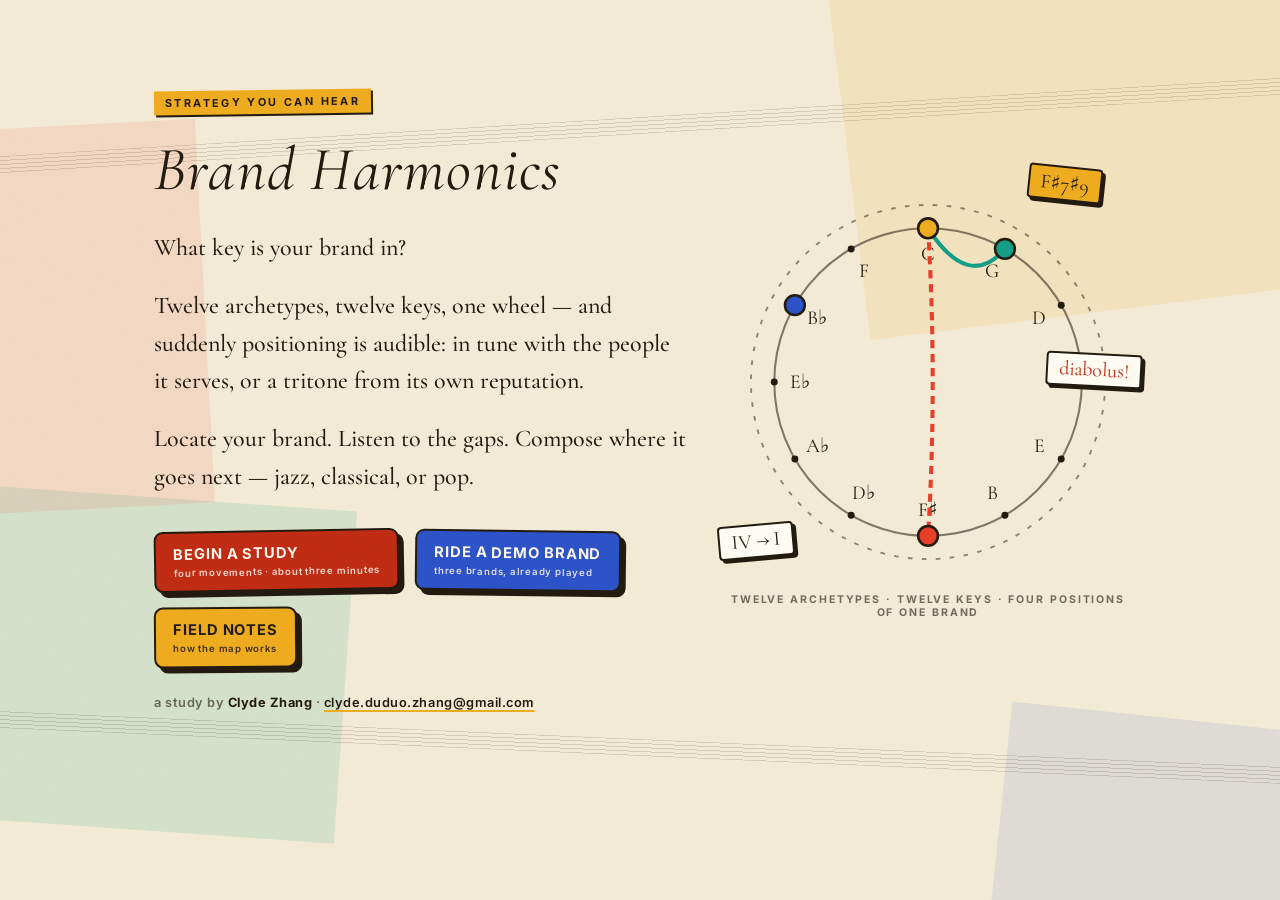
<file: index.html>
<!DOCTYPE html>
<html lang="en">
<head>
  <meta charset="UTF-8" />
  <meta name="viewport" content="width=device-width, initial-scale=1.0" />
  <title>Brand Harmonics — strategy you can hear</title>
  <meta name="author" content="Clyde Zhang" />
  <meta name="description" content="An interactive semiotic study of brands: twelve brand archetypes mapped onto the twelve keys of the circle of fifths. Locate a brand four times, hear the distance between those positions, and compose the repositioning as music you can play." />

  <!-- If you deploy somewhere other than clyde-zhang-studio.github.io/brand-harmonics,
       update these four absolute URLs (og:url, og:image, twitter:image, canonical). -->
  <link rel="canonical" href="https://clyde-zhang-studio.github.io/brand-harmonics/" />
  <meta property="og:type" content="website" />
  <meta property="og:site_name" content="Brand Harmonics" />
  <meta property="og:title" content="Brand Harmonics — strategy you can hear" />
  <meta property="og:description" content="Twelve brand archetypes on the twelve keys of the circle of fifths. Locate a brand four times, hear the distance between those positions, and compose the repositioning as music you can play." />
  <meta property="og:url" content="https://clyde-zhang-studio.github.io/brand-harmonics/" />
  <meta property="og:image" content="https://clyde-zhang-studio.github.io/brand-harmonics/og.png" />
  <meta property="og:image:width" content="1200" />
  <meta property="og:image:height" content="630" />
  <meta property="og:image:alt" content="The circle of fifths with four brand positions marked, a teal fifth and a dashed red tritone across the middle." />
  <meta name="twitter:card" content="summary_large_image" />
  <meta name="twitter:title" content="Brand Harmonics — strategy you can hear" />
  <meta name="twitter:description" content="Twelve brand archetypes on the twelve keys of the circle of fifths. Strategy, composed." />
  <meta name="twitter:image" content="https://clyde-zhang-studio.github.io/brand-harmonics/og.png" />

  <link rel="icon" href="favicon.svg" type="image/svg+xml" />
  <link rel="apple-touch-icon" href="apple-touch-icon.png" />
  <meta name="theme-color" content="#f5ecd7" />

  <!-- Fonts load asynchronously: a pending stylesheet also blocks module scripts,
       so the app would otherwise wait on Google before it could run at all. -->
  <link rel="preconnect" href="https://fonts.googleapis.com" />
  <link rel="preconnect" href="https://fonts.gstatic.com" crossorigin />
  <link rel="stylesheet" media="print" onload="this.media='all'"
        href="https://fonts.googleapis.com/css2?family=Inter:wght@400;600;700;800&family=Cormorant+Garamond:ital,wght@0,400;0,500;0,600;1,400;1,500;1,600&display=swap" />
  <noscript>
    <link rel="stylesheet"
          href="https://fonts.googleapis.com/css2?family=Inter:wght@400;600;700;800&family=Cormorant+Garamond:ital,wght@0,400;0,500;0,600;1,400;1,500;1,600&display=swap" />
  </noscript>
  <link rel="stylesheet" href="css/style.css" />
</head>
<body>
  <div id="haze" aria-hidden="true">
    <div class="blob b1"></div>
    <div class="blob b2"></div>
    <div class="blob b3"></div>
    <div class="blob b4"></div>
  </div>
  <div id="vignette" aria-hidden="true"></div>
  <div id="grain" aria-hidden="true"></div>

  <main id="stage"></main>
  <!-- screen changes are announced here as a short phrase; announcing the whole
       stage would read thousands of words on every navigation -->
  <div id="announcer" role="status" aria-live="polite" class="visually-hidden"></div>

  <noscript>
    <div style="max-width:680px;margin:12vh auto;padding:32px;border:2.5px solid #241b10;border-radius:10px;background:#fffdf4;box-shadow:6px 6px 0 #241b10;font-family:Georgia,serif">
      <h1 style="font-style:italic;font-weight:400;margin:0 0 .4em">Brand Harmonics</h1>
      <p style="line-height:1.7">This study is an interactive instrument — it needs JavaScript to plot the semiotic square, sound the circle of fifths, and compose the progression. Please enable JavaScript and reload.</p>
    </div>
  </noscript>

  <script type="module" src="js/app.js"></script>
</body>
</html>
</file>
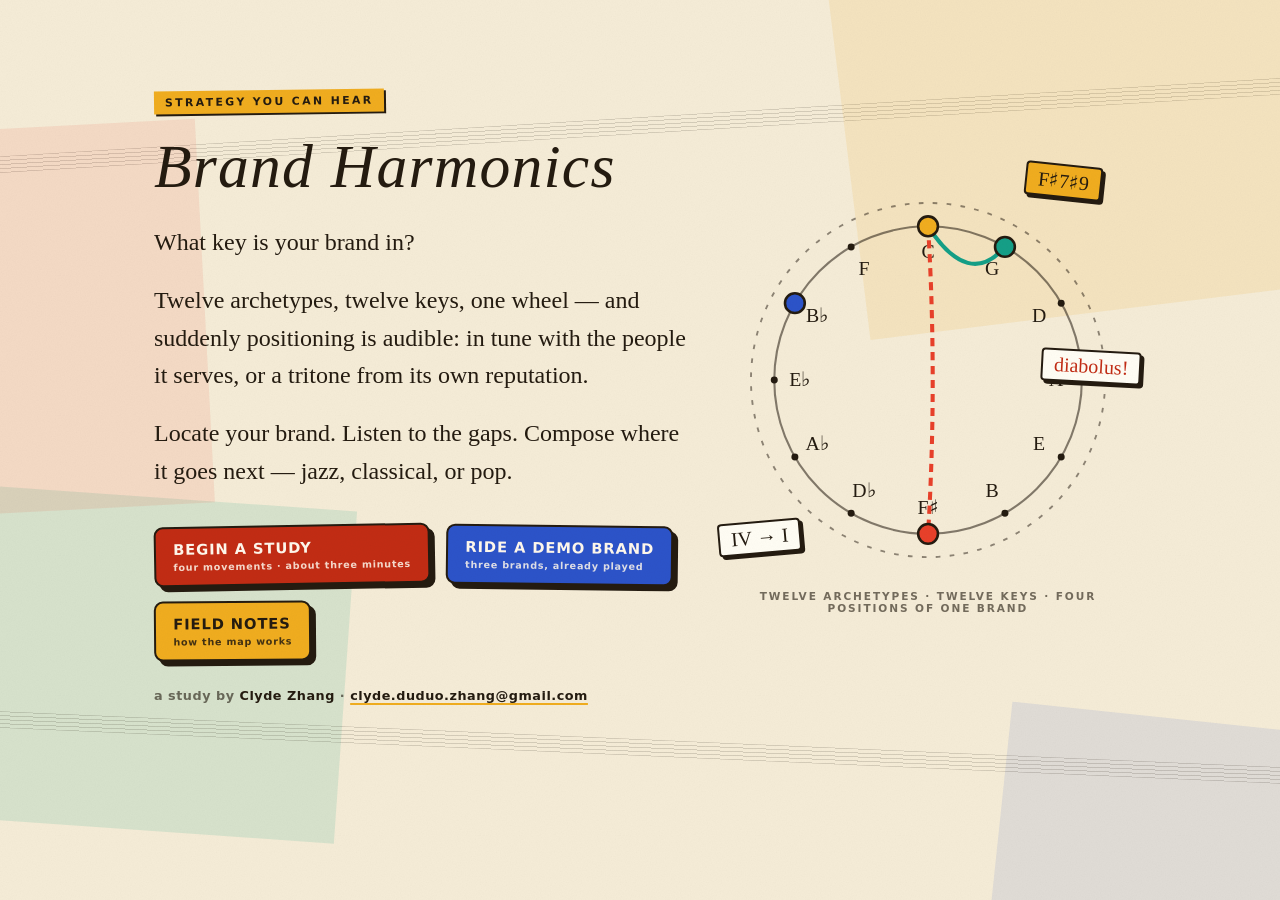
<file: harmonics-onefile.html>
<!DOCTYPE html>
<html lang="en">
<head>
<meta charset="UTF-8" />
<meta name="viewport" content="width=device-width, initial-scale=1.0" />
<title>Brand Harmonics — strategy you can hear</title>
<meta name="description" content="An interactive semiotic study of brands: twelve brand archetypes mapped onto the twelve keys of the circle of fifths." />
<!-- Self-contained by design: no network requests at all, so the display face
     falls back to Georgia and the text face to the system UI font. -->
<style>
/* =====================================================================
   harmonics — visual system v2: the collage cut.
   Bright paper, cut-out color blocks, hard shadows, staff lines as a
   running motif — after the Vox/Earworm school of music explainers.
   The serif italic display (the user's favorite) stays.
   ===================================================================== */

:root {
  --paper: #f5ecd7;
  --card: #fffdf4;
  --ink: #241b10;
  --ink-soft: rgba(36, 27, 16, .62);
  --ink-faint: rgba(36, 27, 16, .28);
  --red: #e8402a;
  --blue: #2c53c9;
  --gold: #f0ad1f;
  --teal: #159f87;
  --red-d: #c22c14;
  --blue-d: #1e3da6;
  --gold-d: #8a6206;
  --teal-d: #0d7a66;
  --cream-text: #fff8ec;
  --shadow: 3px 3px 0 var(--ink);
  --shadow-lg: 6px 6px 0 var(--ink);
  --staff: repeating-linear-gradient(to bottom, var(--ink-faint) 0 1px, transparent 1px 4px);
}

* { box-sizing: border-box; }
html, body { margin: 0; min-height: 100%; }
html { background: var(--paper); }
body {
  font-family: 'Inter', system-ui, -apple-system, sans-serif;
  font-weight: 400;
  color: var(--ink);
  -webkit-font-smoothing: antialiased;
}

/* ---- the collage backdrop: color blocks + staff ribbons ---- */
#haze { position: fixed; inset: 0; z-index: 0; overflow: hidden; pointer-events: none; }
.blob { position: absolute; opacity: .13; border-radius: 0; filter: none; mix-blend-mode: normal; }
.b1 { width: 44vw; height: 30vw; right: -10vw; top: -6vw;  background: var(--gold); transform: rotate(-7deg); }
.b2 { width: 36vw; height: 26vw; left: -9vw; bottom: 8vh;  background: var(--teal); transform: rotate(4deg); }
.b3 { width: 22vw; height: 30vw; left: -6vw; top: 14vh;    background: var(--red); transform: rotate(-3deg); opacity: .1; }
.b4 { width: 30vw; height: 20vw; right: -8vw; bottom: -6vw; background: var(--blue); transform: rotate(6deg); opacity: .1; }
#haze::before, #haze::after {
  content: ''; position: absolute; left: -15%; width: 130%; height: 17px;
  background: var(--staff); opacity: .55;
}
#haze::before { top: 13%; transform: rotate(-3.5deg); }
#haze::after { bottom: 16%; transform: rotate(2.5deg); }

#vignette { display: none; }
#grain { position: fixed; inset: 0; z-index: 30; pointer-events: none; opacity: .06; mix-blend-mode: multiply;
  background-image: url("data:image/svg+xml,%3Csvg xmlns='http://www.w3.org/2000/svg' width='140' height='140'%3E%3Cfilter id='n'%3E%3CfeTurbulence type='fractalNoise' baseFrequency='0.8' numOctaves='4' stitchTiles='stitch'/%3E%3CfeColorMatrix type='saturate' values='0'/%3E%3C/filter%3E%3Crect width='100%25' height='100%25' filter='url(%23n)'/%3E%3C/svg%3E"); }

.visually-hidden { position: absolute; width: 1px; height: 1px; margin: -1px; padding: 0;
  overflow: hidden; clip: rect(0 0 0 0); clip-path: inset(50%); white-space: nowrap; border: 0; }

/* headings receive focus on screen change — silent for mouse, visible for keyboard */
.h2:focus, .title:focus { outline: none; }
.h2:focus-visible, .title:focus-visible { outline: 3px solid var(--blue); outline-offset: 6px; border-radius: 4px; }

/* ---- stage ---- */
#stage { position: relative; z-index: 10; max-width: 1020px; margin: 0 auto; padding: 6vh 24px 12vh;
  transition: opacity .24s ease, transform .24s ease; }
#stage.leaving { opacity: 0; transform: translateY(8px); }

/* ---- type ---- */
/* sized so the full name always holds one line, from phone to desktop */
.title { font-family: 'Cormorant Garamond', Georgia, serif; font-weight: 400; font-style: italic;
  font-size: clamp(2rem, 5.4vw, 3.85rem); letter-spacing: .02em; margin: .1em 0 .35em; color: var(--ink);
  white-space: nowrap; }
.overline { display: inline-block; font-size: .68rem; font-weight: 700; letter-spacing: .22em;
  text-transform: uppercase; color: var(--ink); background: var(--gold); padding: .45em 1em;
  transform: rotate(-.8deg); margin: 0 0 1.1em; box-shadow: 2px 2px 0 var(--ink); }
.h2 { font-family: 'Cormorant Garamond', Georgia, serif; font-weight: 500; font-style: italic;
  font-size: clamp(1.8rem, 4.4vw, 2.7rem); letter-spacing: .01em; margin: 0 0 .45em; color: var(--ink);
  text-wrap: balance; }
.h3 { font-family: 'Cormorant Garamond', Georgia, serif; font-weight: 500; font-style: italic;
  font-size: 1.55rem; margin: 2.1em 0 .5em; color: var(--ink); }
.h3::before { content: '♪'; font-style: normal; color: var(--red); margin-right: .45em; font-size: .85em; }
.lede { font-family: 'Cormorant Garamond', Georgia, serif; font-size: clamp(1.2rem, 2.5vw, 1.5rem);
  font-weight: 500; line-height: 1.55; color: var(--ink); max-width: 34em; margin: 0 0 .9em; }
.body { font-size: .93rem; line-height: 1.75; color: var(--ink); opacity: .88; max-width: 46em; margin: .45em 0; }
.body strong { font-weight: 700; }
.hint { font-size: .78rem; color: var(--ink-soft); }
.posnote { font-size: .78rem; color: var(--ink-soft); font-style: normal; }

/* ---- hero ---- */
.hero { padding-top: 4vh; }
.herogrid { display: grid; grid-template-columns: 1.15fr .85fr; gap: 40px; align-items: center; }
.teaserwrap { position: relative; }
.teaser { width: 100%; height: auto; }
.teaser .tring { animation: teasespin 40s linear infinite; transform-origin: 170px 170px; }
@keyframes teasespin { to { transform: rotate(360deg); } }
.stickerchord { position: absolute; font-family: 'Cormorant Garamond', Georgia, serif; font-size: 1.25rem;
  background: var(--card); border: 2px solid var(--ink); box-shadow: 3px 3px 0 var(--ink);
  padding: .15em .55em; border-radius: 4px; }
.sc1 { top: -4%; right: 6%; transform: rotate(6deg); background: var(--gold); }
.sc2 { bottom: 16%; left: -3%; transform: rotate(-5deg); }
.sc3 { top: 38%; right: -4%; transform: rotate(3deg); background: var(--card); color: var(--red-d); }
.teasecap { font-size: .66rem; font-weight: 700; letter-spacing: .18em; text-transform: uppercase;
  color: var(--ink-soft); text-align: center; margin-top: .8em; }
.credit { margin-top: 2.2em; font-size: .8rem; font-weight: 600; letter-spacing: .04em; color: var(--ink-soft); }
.credit strong { color: var(--ink); font-weight: 700; }
.credit a { color: var(--ink); text-decoration: underline; text-decoration-thickness: 2px;
  text-underline-offset: 3px; text-decoration-color: var(--gold); }
.credit a:hover { color: var(--red-d); text-decoration-color: var(--red-d); }
.credit a:focus-visible { outline: 3px solid var(--blue); outline-offset: 2px; border-radius: 3px; }

/* ---- panels ---- */
.panel { background: var(--card); border: 2.5px solid var(--ink); border-radius: 10px;
  padding: clamp(24px, 5vw, 52px); box-shadow: var(--shadow-lg); }
.panel.narrow { max-width: 780px; margin: 0 auto; }

/* ---- buttons: sticker school ---- */
.btn { font-family: inherit; font-weight: 700; font-size: .72rem; letter-spacing: .1em; text-transform: uppercase;
  color: var(--ink); background: var(--card); border: 2.5px solid var(--ink); border-radius: 7px;
  padding: .85em 1.5em; cursor: pointer; box-shadow: var(--shadow);
  transition: transform .12s ease, box-shadow .12s ease; }
.btn:hover { transform: translate(-1px, -1px); box-shadow: 4px 4px 0 var(--ink); }
.btn:active { transform: translate(2px, 2px); box-shadow: 0 0 0 var(--ink); }
.btn:focus-visible { outline: 3px solid var(--blue); outline-offset: 2px; }
.btn.primary { background: var(--red-d); color: var(--cream-text); }
.btn.ghost { background: transparent; border-color: transparent; box-shadow: none; text-decoration: underline;
  text-decoration-thickness: 2px; text-underline-offset: 4px; padding-left: .4em; padding-right: .4em; }
.btn.ghost:hover { transform: none; color: var(--red-d); }
.btn.small { font-size: .62rem; padding: .6em 1.1em; box-shadow: 2px 2px 0 var(--ink); }
.btn.big { display: flex; flex-direction: column; align-items: flex-start; gap: .3em;
  padding: 1.05em 1.5em; border-radius: 9px; box-shadow: 5px 5px 0 var(--ink); text-align: left; }
.btn.c-red { background: var(--red-d); color: var(--cream-text); transform: rotate(-1deg); }
.btn.c-blue { background: var(--blue); color: var(--cream-text); transform: rotate(.7deg); }
.btn.c-gold { background: var(--gold); color: var(--ink); transform: rotate(-.5deg); }
.btn.big:hover { transform: translate(-1px, -2px) rotate(0deg); box-shadow: 6px 6px 0 var(--ink); }
.btnmain { font-size: .92rem; letter-spacing: .06em; }
.btnsub { font-weight: 600; font-size: .6rem; letter-spacing: .08em; text-transform: none; opacity: .85; }
.btnrow { display: flex; flex-wrap: wrap; gap: 16px; margin-top: 2.2em; align-items: center; }
.btnrow.tight { margin-top: 1.2em; }

.backlink { margin-top: 2.4em; }
/* real buttons styled as links, so they stay keyboard-reachable */
.linkbtn { font-family: inherit; background: none; border: 0; padding: 0; cursor: pointer;
  color: var(--ink-soft); font-size: .78rem; font-weight: 600; letter-spacing: .06em;
  text-decoration: underline; text-underline-offset: 3px; }
.linkbtn:hover { color: var(--red-d); }
.linkbtn:focus-visible { outline: 3px solid var(--blue); outline-offset: 3px; border-radius: 3px; }
.alsoran .linkbtn { color: var(--blue-d); font-weight: 700; font-size: inherit; letter-spacing: 0; }

/* ---- setup ---- */
.namerow { display: flex; gap: 16px; flex-wrap: wrap; margin: 1.6em 0 2.4em; }
.input { flex: 1 1 240px; font-family: 'Cormorant Garamond', Georgia, serif; font-size: 1.35rem; font-style: italic;
  color: var(--ink); background: var(--card); border: 2.5px solid var(--ink); border-radius: 8px;
  padding: .5em .9em; outline: none; box-shadow: var(--shadow); transition: border-color .2s; }
.input:focus-visible { border-color: var(--red-d); outline: 3px solid var(--blue); outline-offset: 2px; }
.input:focus { border-color: var(--red-d); }
.input::placeholder { color: var(--ink-faint); }

.ruleline { display: flex; align-items: center; gap: 1em; color: var(--ink-soft);
  font-size: .68rem; font-weight: 700; letter-spacing: .2em; text-transform: uppercase; margin: 2em 0 1.2em; }
.ruleline::before, .ruleline::after { content: ''; flex: 1; height: 17px; background: var(--staff); opacity: .7; }

.presets { display: grid; grid-template-columns: repeat(auto-fit, minmax(220px, 1fr)); gap: 18px; }
.preset { text-align: left; display: flex; flex-direction: column; gap: .5em; cursor: pointer;
  background: var(--card); border: 2.5px solid var(--ink); border-radius: 9px; padding: 18px 20px;
  color: inherit; font-family: inherit; box-shadow: var(--shadow); transition: transform .15s, box-shadow .15s; }
.preset:nth-child(odd) { transform: rotate(-.7deg); }
.preset:nth-child(even) { transform: rotate(.6deg); }
.preset:hover { transform: translate(-1px, -2px) rotate(0deg); box-shadow: 5px 5px 0 var(--ink); }
.pname { font-family: 'Cormorant Garamond', Georgia, serif; font-size: 1.35rem; font-style: italic; color: var(--ink); }
.psector { font-size: .64rem; font-weight: 700; letter-spacing: .14em; text-transform: uppercase; color: var(--ink-soft); }
.pblurb { font-size: .82rem; line-height: 1.6; color: var(--ink); opacity: .8; }
.pgo { font-size: .66rem; font-weight: 700; letter-spacing: .12em; text-transform: uppercase; color: var(--red-d); margin-top: .4em; }

/* ---- assessment ---- */
.progress { display: flex; gap: 22px; margin-bottom: 2.2em; flex-wrap: wrap; }
.pgroup { display: flex; gap: 7px; opacity: .38; position: relative; padding: 8px 6px; transition: opacity .3s; }
.pgroup.now { opacity: 1; }
.pgroup::before { content: ''; position: absolute; left: 0; right: 0; top: 50%; height: 17px;
  transform: translateY(-56%); background: var(--staff); }
.dot { width: 7px; height: 6px; border-radius: 50%; background: transparent; border: 1.5px solid var(--ink);
  position: relative; z-index: 1; transition: background .25s; }
.dot.done { background: var(--ink); }
.dot.here { background: var(--red); border-color: var(--red-d); }
.dot.here::after { content: ''; position: absolute; right: -1.5px; bottom: 3px; width: 1.5px; height: 12px; background: var(--red-d); }

.lensprompt { font-family: 'Cormorant Garamond', Georgia, serif; font-style: italic; font-size: 1.2rem;
  color: var(--ink-soft); margin: 0 0 2em; }
.axisname { display: inline-block; font-size: .64rem; font-weight: 700; letter-spacing: .18em; text-transform: uppercase;
  color: var(--cream-text); background: var(--blue); padding: .4em .9em; transform: rotate(-.5deg);
  box-shadow: 2px 2px 0 var(--ink); margin: 0 0 1.4em; }

.pair { display: flex; gap: 18px; align-items: stretch; margin-bottom: 1.6em; }
.statement { flex: 1; background: var(--card); border: 2.5px solid var(--ink); border-radius: 8px;
  padding: 22px 24px; display: flex; align-items: center; box-shadow: var(--shadow); }
.statement:first-child { transform: rotate(-.5deg); }
.statement:last-of-type { transform: rotate(.5deg); }
.statement p { font-family: 'Cormorant Garamond', Georgia, serif; font-size: 1.3rem; line-height: 1.45;
  margin: 0; color: var(--ink); }
.vs { align-self: center; font-size: .64rem; font-weight: 700; letter-spacing: .2em; text-transform: uppercase; color: var(--ink-soft); }

.choices { display: grid; grid-template-columns: repeat(4, 1fr); gap: 12px; }
.choices.stacked { grid-template-columns: 1fr; max-width: 560px; }
.choice { border-radius: 7px; font-size: .64rem; padding: .9em .5em; }
.choice.wide { text-align: left; padding: 1em 1.3em; text-transform: none; font-weight: 600; font-size: .8rem; letter-spacing: .02em; }
.choice.picked { background: var(--gold); }

/* ---- reading: square + position cards ---- */
.gsquare { width: 100%; height: auto; margin: 1.6em 0; }
.gsquare .rel { stroke: var(--ink); stroke-opacity: .65; stroke-width: 1.6; }
.gsquare .contraries { stroke-width: 2.4; stroke-opacity: .9; }
.gsquare .subcontraries { stroke-dasharray: 6 6; }
.gsquare .contradiction { stroke-dasharray: 1.5 6; stroke-opacity: .35; }
.gsquare .relcap { fill: var(--ink-soft); font-size: 12px; font-weight: 600; text-anchor: middle; letter-spacing: .14em; text-transform: uppercase; }
.gsquare .cterm { fill: var(--ink); font-family: 'Cormorant Garamond', Georgia, serif; font-size: 29px; font-style: italic; }
.gsquare .csub { fill: var(--ink-soft); font-size: 12.5px; font-weight: 600; letter-spacing: .04em; }
.gsquare .orblabel { font-size: 11.5px; font-weight: 700; letter-spacing: .14em; text-transform: uppercase; text-anchor: middle; }
.orbdot { stroke: var(--ink); stroke-width: 2.2; }
.minorring { fill: none; stroke-width: 1.6; stroke-dasharray: 3 4; }

.poscards { display: grid; grid-template-columns: repeat(auto-fit, minmax(230px, 1fr)); gap: 16px; margin-top: 1em; }
.poscard { border: 2.5px solid var(--ink); border-top: 8px solid var(--c); border-radius: 8px;
  padding: 18px 20px; background: var(--card); box-shadow: var(--shadow); }
.poscard:nth-child(odd) { transform: rotate(-.4deg); }
.poscard:nth-child(even) { transform: rotate(.4deg); }
.poslens { font-size: .62rem; font-weight: 700; letter-spacing: .16em; text-transform: uppercase; color: var(--ink-soft); margin: 0 0 .5em; }
.posarch { font-family: 'Cormorant Garamond', Georgia, serif; font-style: italic; font-size: 1.4rem; margin: 0 0 .3em; color: var(--ink); }
.minornote { font-size: .78rem; line-height: 1.6; color: var(--blue-d); margin: .6em 0 0; }

/* ---- sound: wheel + gaps ---- */
.wheel { width: 100%; max-width: 640px; height: auto; display: block; margin: 1.5em auto; }
.wheel .ring { fill: none; stroke: var(--ink); stroke-opacity: .55; stroke-width: 1.8; }
.wheel .quadarc { fill: none; stroke-width: 26; stroke-linecap: round; }
.wheel .tick { fill: var(--ink); }
.wheel .keylabel { fill: var(--ink); font-family: 'Cormorant Garamond', Georgia, serif; font-size: 24px; text-anchor: middle; }
.wheel .archlabel { fill: var(--ink-soft); font-size: 11px; font-weight: 700; letter-spacing: .12em; text-transform: uppercase; text-anchor: middle; }
.wheel .node.dim { opacity: .3; }
.wheel .gapchord { fill: none; stroke-width: 2.6; stroke-opacity: .9; transition: stroke-width .25s; }
.wheel .gapchord:hover, .wheel .gapchord.hot { stroke-width: 4.5; }
.wheel .journeyarc { fill: none; stroke: var(--red); stroke-width: 4.5; stroke-linecap: round; }
.wheel .flow { stroke-dasharray: 10 8; animation: flowdash 2.2s linear infinite; }
@keyframes flowdash { to { stroke-dashoffset: -36; } }

.legend { display: flex; flex-wrap: wrap; gap: 12px; margin: 1.2em 0 0; }
.chip { display: inline-flex; align-items: center; gap: .55em; font-family: inherit; font-size: .68rem;
  font-weight: 700; letter-spacing: .06em; text-transform: uppercase; color: var(--ink);
  background: var(--card); border: 2px solid var(--ink); border-radius: 999px; padding: .55em 1.1em;
  cursor: pointer; box-shadow: 2px 2px 0 var(--ink); transition: transform .12s; }
.chip:hover { transform: translate(-1px, -1px); }
.swatch { width: 10px; height: 10px; border-radius: 50%; background: var(--c); border: 1.5px solid var(--ink); }
.playglyph { color: var(--red-d); font-size: .7rem; }

.nowcard { display: flex; gap: 20px; align-items: center; justify-content: space-between; flex-wrap: wrap;
  border: 2.5px solid var(--ink); background: rgba(240, 173, 31, .22); border-radius: 9px;
  padding: 20px 24px; margin: 1.4em 0 2em; box-shadow: var(--shadow); transform: rotate(-.3deg); }
.nowcard .posarch { margin-bottom: .2em; }

.gaplist { display: flex; flex-direction: column; gap: 16px; }
.gaprow { border: 2.5px solid var(--ink); border-radius: 8px; padding: 18px 22px;
  background: var(--card); box-shadow: var(--shadow); }
.gaprow.governing { border-color: var(--red-d); border-width: 3px; background: rgba(232, 64, 42, .07); }
.gaphead { display: flex; justify-content: space-between; align-items: baseline; gap: 1em; flex-wrap: wrap; }
.gapname { font-family: 'Cormorant Garamond', Georgia, serif; font-style: italic; font-size: 1.3rem; color: var(--ink); }
.govbadge { font-family: 'Inter', sans-serif; font-style: normal; font-size: .56rem; font-weight: 700; letter-spacing: .16em;
  text-transform: uppercase; color: var(--cream-text); background: var(--red-d); border-radius: 4px;
  padding: .4em .8em; margin-left: 1em; vertical-align: middle; box-shadow: 2px 2px 0 var(--ink); }
.gapkeys { font-size: .8rem; font-weight: 700; letter-spacing: .06em; margin: .5em 0 .1em; }
.gapq { font-style: italic; font-family: 'Cormorant Garamond', Georgia, serif; font-size: 1.08rem;
  color: var(--ink-soft); margin: .2em 0 .4em; }

/* ---- movement ---- */
.phase { border: 2.5px solid var(--ink); border-radius: 9px; padding: 22px 26px;
  background: var(--card); margin: 16px 0; box-shadow: var(--shadow); }
.phase.summary { background: rgba(44, 83, 201, .07); }
.cadencecard { background: rgba(240, 173, 31, .16); }
.phasename { font-family: 'Cormorant Garamond', Georgia, serif; font-style: italic; font-size: 1.4rem; margin: 0 0 .4em; color: var(--ink); }
.pivotline { display: inline-block; font-size: .64rem; font-weight: 700; letter-spacing: .12em; text-transform: uppercase;
  color: var(--cream-text); background: var(--teal-d); padding: .35em .8em; box-shadow: 2px 2px 0 var(--ink);
  transform: rotate(-.4deg); margin: 0 0 .8em; }
.chordline { margin-top: 1em; display: flex; flex-wrap: wrap; gap: .6em; }
.chordtok { display: inline-flex; flex-direction: column; align-items: center;
  font-family: 'Cormorant Garamond', Georgia, serif; font-size: 1.3rem; color: var(--ink);
  background: var(--card); border: 2px solid var(--ink); border-radius: 6px; padding: .25em .6em .35em;
  box-shadow: 2px 2px 0 var(--ink); }
.chordtok:nth-child(odd) { transform: rotate(-1deg); }
.chordtok:nth-child(even) { transform: rotate(.8deg); }
.chordtok i { font-size: .58rem; font-style: normal; font-weight: 700; letter-spacing: .1em; color: var(--ink-soft);
  font-family: 'Inter', sans-serif; margin-top: .25em; text-transform: uppercase; }
.pivotgloss { font-size: .83rem; color: var(--ink-soft); }

/* ---- the brief: lead sheet ---- */
.sheet { display: flex; flex-wrap: wrap; border-top: 3px solid var(--ink); border-bottom: 3px solid var(--ink);
  margin: 1.8em 0 1em; background: var(--card);
  background-image: repeating-linear-gradient(to bottom, transparent 0 10px, var(--ink-faint) 10px 11px);
  background-size: 100% 55px; background-repeat: repeat-x; background-position: 0 16px; }
.measure { flex: 1 0 150px; min-height: 124px; border-right: 2px solid var(--ink);
  padding: 14px 14px 12px; display: flex; flex-direction: column; gap: .3em; transition: background .25s; }
.measure:first-child { border-left: 6px double var(--ink); }
.measure:last-child { border-right: 6px double var(--ink); }
.measure.playing { background: rgba(240, 173, 31, .35); }
.chordsym { font-family: 'Cormorant Garamond', Georgia, serif; font-size: 2rem; color: var(--ink); line-height: 1.1; }
.roman { font-size: .6rem; font-weight: 700; letter-spacing: .12em; text-transform: uppercase; color: var(--ink-soft); }
.roman i { font-style: normal; opacity: .8; }
.barnote { font-size: .72rem; font-weight: 600; line-height: 1.5; color: var(--gold-d); margin-top: auto; }
.measure.bridge .barnote { color: var(--teal-d); }
.measure.turn .barnote { color: var(--blue-d); }
.measure.cadence .barnote { color: var(--red-d); }

/* ---- the possible futures ---- */
.futures { display: grid; grid-template-columns: repeat(auto-fit, minmax(290px, 1fr)); gap: 20px; margin: 1.6em 0 1em; }
.movecard { border: 2.5px solid var(--ink); border-radius: 9px; padding: 20px 22px;
  background: var(--card); display: flex; flex-direction: column; gap: .4em; box-shadow: var(--shadow-lg);
  transition: transform .15s, box-shadow .15s; }
.movecard:nth-child(odd) { transform: rotate(-.6deg); }
.movecard:nth-child(even) { transform: rotate(.5deg); }
.movecard:hover { transform: translate(-1px, -2px) rotate(0deg); box-shadow: 7px 7px 0 var(--ink); }
.movecard.stated { border-color: var(--blue-d); border-width: 3px; background: rgba(44, 83, 201, .06); }
.movecard.offmenu { border-style: dashed; }
.movehead { display: flex; justify-content: space-between; align-items: baseline; gap: 1em; }
.movetitle { font-family: 'Cormorant Garamond', Georgia, serif; font-style: italic; font-size: 1.6rem; color: var(--ink); }
.movemech { font-size: .58rem; font-weight: 700; letter-spacing: .1em; text-transform: uppercase; color: var(--ink-soft); text-align: right; }
.movedest { font-size: .78rem; font-weight: 700; letter-spacing: .05em; text-transform: uppercase; color: var(--red-d); margin: 0; }
.statedbadge { font-size: .54rem; font-weight: 700; letter-spacing: .14em; text-transform: uppercase; color: var(--cream-text);
  background: var(--blue); border-radius: 4px; padding: .35em .7em; margin-left: .8em; vertical-align: middle;
  box-shadow: 2px 2px 0 var(--ink); }
.chiprow { display: flex; flex-wrap: wrap; gap: 8px; margin: .5em 0 .3em; }
.meterchip { display: inline-flex; align-items: center; gap: .45em; font-size: .62rem; font-weight: 700;
  letter-spacing: .04em; text-transform: uppercase; color: var(--ink); border: 2px solid var(--ink);
  border-radius: 999px; padding: .35em .8em; background: var(--card); }
.meterchip i { width: 8px; height: 8px; border-radius: 50%; background: var(--mc); border: 1.5px solid var(--ink); }
.movecard .btnrow { margin-top: auto; }
.alsoran { border: 2px dashed var(--ink); border-radius: 8px; padding: 14px 20px; margin-top: 1.2em;
  background: rgba(36, 27, 16, .03); font-size: .88rem; }
.alsoran a { color: var(--blue-d); font-weight: 700; cursor: pointer; text-decoration: underline; text-underline-offset: 3px; }

/* ---- the brief: moves playbook ---- */
.roadmap { display: flex; flex-direction: column; gap: 16px; }
.roadrow { display: grid; grid-template-columns: 96px 1fr; gap: 20px; padding: 18px 20px;
  border: 2.5px solid var(--ink); border-radius: 8px; background: var(--card); box-shadow: var(--shadow); }
.roadwhen { font-size: .62rem; font-weight: 700; letter-spacing: .2em; color: var(--cream-text); text-transform: uppercase;
  background: var(--red-d); align-self: start; justify-self: start; padding: .5em .8em; transform: rotate(-2deg);
  box-shadow: 2px 2px 0 var(--ink); }
.roadrow:nth-child(2) .roadwhen { background: var(--blue); }
.roadrow:nth-child(3) .roadwhen { background: var(--teal-d); }
.roadtitle { font-family: 'Cormorant Garamond', Georgia, serif; font-style: italic; font-size: 1.35rem; color: var(--ink); margin: 0 0 .2em; }
.whyline { font-size: .9rem; line-height: 1.7; margin: .3em 0 .5em; }
.dolist { margin: .3em 0 .5em; padding-left: 1.2em; }
.dolist li { font-size: .88rem; line-height: 1.65; margin-bottom: .45em; }
.signal { font-size: .85rem; font-weight: 600; color: var(--teal-d); margin: .4em 0 .2em; }
.musicnote { font-size: .76rem; color: var(--ink-soft); font-style: italic; margin: .3em 0 0; }

.saynot { display: flex; flex-direction: column; gap: 12px; margin: .6em 0 1em; }
.sayrow { display: grid; grid-template-columns: 1fr 1fr; gap: 18px; border: 2.5px solid var(--ink);
  border-radius: 8px; padding: 14px 18px; background: var(--card); box-shadow: var(--shadow); }
.sayrow:nth-child(odd) { transform: rotate(-.3deg); }
.sayrow:nth-child(even) { transform: rotate(.3deg); }
.saydo { font-family: 'Cormorant Garamond', Georgia, serif; font-size: 1.15rem; color: var(--teal-d); margin: 0; }
.saynotp { font-size: .84rem; color: var(--red-d); margin: 0; align-self: center; text-decoration: line-through;
  text-decoration-color: rgba(232, 64, 42, .55); }
.specbullets { margin: .4em 0 0; padding-left: 1.1em; max-width: 46em; }
.specbullets li { font-size: .88rem; line-height: 1.7; margin-bottom: .55em; }
.specbullets li::marker { color: var(--red-d); }

.keepshadow { border-top: 3px solid var(--ink); margin-top: 1.6em; padding-top: 1em; }
.printfoot { display: none; }

/* ---- field notes ---- */
.maptable { display: flex; flex-direction: column; margin-top: 1em; }
.maprow { display: grid; grid-template-columns: 56px 210px 1fr; gap: 18px; padding: 14px 0;
  border-bottom: 2px solid var(--ink-faint); }
.mkey { font-family: 'Cormorant Garamond', Georgia, serif; font-size: 1.6rem; color: var(--red-d); }
.mname { font-size: .82rem; font-weight: 700; color: var(--ink); padding-top: .35em; }
.mname i { display: block; font-style: italic; font-weight: 400; color: var(--ink-soft); font-size: .78rem; margin-top: .2em; }
.mlore { font-size: .82rem; line-height: 1.7; color: var(--ink); opacity: .85; }

/* ---- touch: every control gets a 44px target on finger-driven devices ---- */
@media (pointer: coarse) {
  .btn, .chip { min-height: 44px; display: inline-flex; align-items: center; justify-content: center; }
  .btn.big { flex-direction: column; align-items: flex-start; justify-content: center; }
  .btn.small { padding: .8em 1.2em; }
  .backlink a, .alsoran a { display: inline-block; padding: .6em 0; }
}

/* ---- liveliness: paste-down reveals & performance cues ---- */
.reveal { opacity: 0; translate: 0 18px; transition: opacity .5s ease, translate .55s cubic-bezier(.2, .8, .3, 1.04); }
.reveal.pasted { opacity: 1; translate: 0 0; }
.measure:hover { background: rgba(240, 173, 31, .16); }
.measure.playing { position: relative; }
.measure.playing::after { content: '♪'; position: absolute; top: 6px; right: 9px; color: var(--red-d);
  font-size: 1.05rem; animation: notebounce .5s ease-in-out infinite alternate; }
@keyframes notebounce { from { translate: 0 0; } to { translate: 0 -6px; } }
.stickerchord:hover { animation: wiggle .45s ease-in-out; }
@keyframes wiggle { 25% { rotate: 2.5deg; } 75% { rotate: -2.5deg; } }

/* ---- responsive ---- */
@media (max-width: 860px) {
  .herogrid { grid-template-columns: 1fr; }
  .teaserwrap { max-width: 420px; margin: 0 auto; }
}
@media (max-width: 720px) {
  .pair { flex-direction: column; }
  .vs { align-self: flex-start; }
  .choices { grid-template-columns: 1fr 1fr; }
  .maprow { grid-template-columns: 48px 1fr; }
  .mlore { grid-column: 1 / -1; }
  .sayrow { grid-template-columns: 1fr; gap: 6px; }
  .roadrow { grid-template-columns: 1fr; gap: 8px; }
}

@media (prefers-reduced-motion: reduce) {
  .flow, .teaser .tring, .measure.playing::after, .stickerchord { animation: none !important; }
  #stage, .btn, .movecard, .preset { transition: none; }
  .reveal { opacity: 1; translate: none; transition: none; }
}

/* ---- print: the brief as a takeaway document ---- */
@media print {
  body { background: #fff; }
  #haze, #grain, #vignette { display: none; }
  #stage { max-width: 100%; padding: 0; }
  .panel, .movecard, .roadrow, .sayrow, .gaprow, .phase, .preset { box-shadow: none; }
  .btn, .btnrow, .backlink { display: none !important; }
  .overline, .roadwhen, .pivotline, .axisname { box-shadow: none; }
  .printfoot { display: block; margin-top: 3em; font-size: .64rem; font-weight: 700; letter-spacing: .2em;
    text-transform: uppercase; color: var(--ink-soft); }
}

</style>
</head>
<body>
<div id="haze" aria-hidden="true">
  <div class="blob b1"></div><div class="blob b2"></div><div class="blob b3"></div><div class="blob b4"></div>
</div>
<div id="vignette" aria-hidden="true"></div>
<div id="grain" aria-hidden="true"></div>
<main id="stage"></main>
<div id="announcer" role="status" aria-live="polite" class="visually-hidden"></div>
<noscript>
  <div style="max-width:680px;margin:12vh auto;padding:32px;border:2.5px solid #241b10;border-radius:10px;background:#fffdf4;box-shadow:6px 6px 0 #241b10;font-family:Georgia,serif">
    <h1 style="font-style:italic;font-weight:400;margin:0 0 .4em">Brand Harmonics</h1>
    <p style="line-height:1.7">This study is an interactive instrument — it needs JavaScript to plot the semiotic square, sound the circle of fifths, and compose the progression. Please enable JavaScript and reload.</p>
  </div>
</noscript>
<script>
/* ==================== data.js ==================== */
/* =====================================================================
   data.js — the theory of the piece, written down.

   Twelve archetypes mapped onto the twelve keys of the circle of
   fifths. The mapping is designed, not decorative: adjacency on the
   circle = kinship of meaning; the tritone (opposite point) = each
   archetype's true contrary. Key "characters" are cultural codes
   (Schubart 1806, folk practice, Romantic usage) — chosen and cited,
   the way a semiotician chooses a code and says so.
   ===================================================================== */

/* ---- the wheel ----------------------------------------------------
   index = position on the circle of fifths, clockwise from C.
   Read around the ring and it tells a cycle:
   purity → wandering → belonging → desire → play → mastery →
   transgression → transformation → creation → care → order →
   wisdom → and wisdom simplifies back into purity.               */

const ARCHETYPES = [
  {
    id: 'innocent', name: 'The Innocent', epithet: 'the open chord',
    key: 'C', keyLabel: 'C major', accidentals: 'no sharps, no flats',
    value: 'Purity',
    essence: 'Believes the good thing is simple, and the simple thing is good.',
    drive: 'safety through simplicity; a world that keeps its promises',
    gift: 'clarity, trust, morning light',
    shadow: 'denial — simplicity maintained by refusing to know things',
    keyLore:
      'Schubart (1806) called C major "completely pure — innocence, simplicity, naïveté." A key with nothing to hide and nothing added: every note on the white keys. The Innocent is the brand equivalent: no accidentals.',
    chord: { suffix: '', notes: [0, 4, 7, 12], gloss: 'a plain triad with the octave — nothing hidden, nothing withheld' },
    audienceLine: 'They reward brands that make life feel safe, legible and light. Complication reads as deceit.',
    imageLine: 'People describe it as wholesome, clean, a little naive — the brand equivalent of a white t-shirt.',
    aspirationLine: 'Becoming the Innocent means subtraction as strategy: fewer promises, kept absolutely.',
    design: {
      voice: ['Short declarative sentences; no subordinate clauses doing secret work.', 'Say the price, the ingredient, the catch — first, not in footnotes.', 'Warmth without irony; irony is experience, and the Innocent has none.'],
      aesthetic: ['White space as a material, not a gap. Daylight palettes, unmixed color.', 'One typeface, generous size, nothing condensed.', 'Photography in natural light; no dramatic grading.'],
      behavior: ['Default settings are the honest settings.', 'Remove one step from every flow each quarter.', 'Never make forgiveness a feature tier: returns, refunds, do-overs are free.'],
    },
  },
  {
    id: 'explorer', name: 'The Explorer', epithet: 'one note past the horizon',
    key: 'G', keyLabel: 'G major', accidentals: 'one sharp',
    value: 'Discovery',
    essence: 'Believes the self is found on the far side of the fence.',
    drive: 'freedom, unfenced ground, the next ridge',
    shadow: 'aimlessness — motion mistaken for meaning',
    gift: 'independence, appetite, fresh air',
    keyLore:
      'Schubart heard G major as "everything rustic and idyllic" — the outdoors key. It is C with one sharp: the Innocent’s world plus a single raised note, which is exactly what a horizon is.',
    chord: { suffix: 'add9', notes: [0, 4, 7, 14], gloss: 'a triad with the ninth added — one tone reaching past the chord’s edge' },
    audienceLine: 'They reward brands that equip rather than instruct, and despise anything that fences them in.',
    imageLine: 'People describe it as restless, outdoorsy, a little solitary — gear for lives other people wish they led.',
    aspirationLine: 'Becoming the Explorer means selling the door, not the room: every touchpoint points outward.',
    design: {
      voice: ['Second person, present tense: you, now, out there.', 'Name real places and real weather; abstraction is a wall.', 'Invitations, never itineraries.'],
      aesthetic: ['Horizon lines in layout: low anchors, tall skies of space.', 'Terrain palettes — slate, moss, dust — with one signal color like a tent on a hillside.', 'Maps, marks and waypoints as a graphic language.'],
      behavior: ['Build for offline, for edges, for weak signal — literally and figuratively.', 'Reward leaving the app / store / feed; the brand is a trailhead, not a destination.', 'Ship tools that work without accounts.'],
    },
  },
  {
    id: 'everyman', name: 'The Everyman', epithet: 'the session key',
    key: 'D', keyLabel: 'D major', accidentals: 'two sharps',
    value: 'Belonging',
    essence: 'Believes ordinary life, done together, is the whole point.',
    drive: 'to belong without auditioning',
    gift: 'solidarity, plainness, the common table',
    shadow: 'facelessness — belonging bought by sanding off every edge',
    keyLore:
      'D major is the folk session key — the key of open fiddle strings, barn dances and pub singalongs, playable by anyone who shows up. (Schubart heard triumph in D; we side with the fiddlers. Key characters are codes, and we choose the folk code — the methodology says why.)',
    chord: { suffix: '(open)', notes: [0, 7, 12, 16], gloss: 'root, fifth, octave, third — the open-string voicing anyone’s hands can find' },
    audienceLine: 'They reward brands that respect their money and their intelligence, and distrust anything that smells of velvet rope.',
    imageLine: 'People describe it as decent, dependable, unremarkable — furniture of ordinary life.',
    aspirationLine: 'Becoming the Everyman means the courage to be plain: no mystique, just reliability with manners.',
    design: {
      voice: ['Words your neighbor uses; if a sentence would sound odd said across a fence, cut it.', 'Humor that laughs with, never at.', 'Price talk is plain talk — no "investment," no "curation."'],
      aesthetic: ['Sturdy grids, medium weights, nothing precious.', 'Colors from the hardware store and the kitchen, not the runway.', 'Real people at real angles; retouch nothing but red-eye.'],
      behavior: ['One fair price; loyalty means the deal gets better, not the pitch.', 'Design every flow for the busiest week of a normal life.', 'Support answered by humans who are allowed to say sorry.'],
    },
  },
  {
    id: 'lover', name: 'The Lover', epithet: 'the leaning interval',
    key: 'A', keyLabel: 'A major', accidentals: 'three sharps',
    value: 'Desire',
    essence: 'Believes attention is the rarest gift, and gives it entirely.',
    drive: 'closeness, beauty, being chosen',
    gift: 'intimacy, sensuous intelligence, devotion to the particular',
    shadow: 'need — desire that grips instead of beholds',
    keyLore:
      'Schubart: A major is the key of "declarations of innocent love … hope of seeing one’s beloved again." The tender-bright key, three sharps in: far enough from plain C to feel like candlelight.',
    chord: { suffix: 'maj7', notes: [0, 4, 7, 11], gloss: 'the major seventh — the interval that leans in and does not resolve, because it does not want to leave' },
    audienceLine: 'They reward brands that notice details about them, and punish anything generic as a small betrayal.',
    imageLine: 'People describe it as gorgeous, sensory, a little much — you remember how it felt, not what it said.',
    aspirationLine: 'Becoming the Lover means choosing fewer people and adoring them: depth of attention as the moat.',
    design: {
      voice: ['Write to one person, never to a segment.', 'Sensory verbs — warm, hold, taste — over evaluative ones — premium, elevated.', 'Silence is a register: the Lover does not fill every pause.'],
      aesthetic: ['Materials first: texture, weight, grain, finish — even on screens.', 'Deep warm palettes; light like late afternoon.', 'Close crops and shallow focus; the beloved fills the frame.'],
      behavior: ['Remember preferences without being asked twice.', 'Unbox, onboard and greet as rituals, not steps.', 'Anniversaries over acquisitions: mark time spent together.'],
    },
  },
  {
    id: 'jester', name: 'The Jester', epithet: 'the grace note',
    key: 'E', keyLabel: 'E major', accidentals: 'four sharps',
    value: 'Play',
    essence: 'Believes nothing true was ever said with a straight face.',
    drive: 'joy now; the puncture of every inflated thing',
    gift: 'levity, honesty smuggled in laughter, permission',
    shadow: 'frivolity — the joke that dodges every consequence',
    keyLore:
      'Schubart: E major is "noisy shouts of joy, laughing pleasure." Four sharps of glitter. The Jester lives here, one bright step below the Hero — the dare before the deed.',
    chord: { suffix: '6/9', notes: [0, 4, 9, 14], gloss: 'the six-nine chord — sweet, unresolved, grinning; jazz’s way of ending on a wink' },
    audienceLine: 'They reward brands that refuse solemnity, and share anything that makes them look funny for finding it.',
    imageLine: 'People describe it as the funny one — beloved, quoted, and suspected of being unserious.',
    aspirationLine: 'Becoming the Jester means using laughter as a crowbar: the joke opens what the pitch cannot.',
    design: {
      voice: ['The joke lands only if the information does; comedy is a delivery mechanism, not a substitute.', 'Puncture yourself first — self-importance is the only forbidden register.', 'Timing over volume: one great line beats five loud ones.'],
      aesthetic: ['Primary-adjacent colors with one deliberately wrong accent.', 'Type that can raise an eyebrow — but never more than one novelty face per surface.', 'Motion with comic timing: anticipation, snap, settle.'],
      behavior: ['Hide one delightful, useless thing in every release.', 'Error states are stages: the 404 should be worth screenshotting.', 'Never gate the fun behind the funnel.'],
    },
  },
  {
    id: 'hero', name: 'The Hero', epithet: 'the arrival chord',
    key: 'B', keyLabel: 'B major', accidentals: 'five sharps',
    value: 'Action',
    essence: 'Believes the world is improved by effort, and proof is a duty.',
    drive: 'mastery demonstrated; the record broken',
    gift: 'courage, discipline, the raised bar',
    shadow: 'ruthlessness — winning that forgets what it was for',
    keyLore:
      'Schubart heard B major as "strongly coloured … wild passions." Five sharps — the brightest, most effortful key before the circle breaks over into flats. Everything about B major is earned.',
    chord: { suffix: 'sus4 → maj', notes: [0, 5, 7, 12], resolveNotes: [0, 4, 7, 12], gloss: 'a suspension resolving to the triad — tension held, then the arrival; the Hero’s whole story in two chords' },
    audienceLine: 'They reward brands that measure things and win things, and discard anything that flinches from a benchmark.',
    imageLine: 'People describe it as intense, impressive, exhausting — the brand that turns everything into a personal best.',
    aspirationLine: 'Becoming the Hero means publishing the scoreboard: name the enemy (the old way), post the numbers.',
    design: {
      voice: ['Verbs of work: build, lift, ship, hold. Adjectives must earn their place with a number.', 'Name the hard part out loud; ease is the competitor’s pitch.', 'Address the reader as capable — never coddle.'],
      aesthetic: ['High contrast, hard edges, compressed type set tight.', 'One triumphal accent — gold, signal red — used like a medal, rarely.', 'Documentary grit over gloss: chalk dust, worn tools, real sweat.'],
      behavior: ['Progress is always visible: streaks, deltas, personal records.', 'Make the product measurably better every cycle and publish the delta.', 'Celebrate user victories louder than product launches.'],
    },
  },
  {
    id: 'outlaw', name: 'The Outlaw', epithet: 'diabolus in musica',
    key: 'F#', keyLabel: 'F# major', accidentals: 'six sharps — the far point',
    value: 'Transgression',
    essence: 'Believes every rule is a wall someone built to keep something for themselves.',
    drive: 'to break what deserves breaking',
    gift: 'liberation, honesty about power, voltage',
    shadow: 'destruction for its own sake — the fire that forgets what it was clearing',
    keyLore:
      'F# sits a tritone from C — the interval medieval theorists shunned as diabolus in musica, the devil in the music: the exact far point from innocence. And yet Schubart heard F# major as "triumph over difficulty, the free sigh when hurdles are surmounted" — which is precisely the Outlaw’s promise: rules are hurdles.',
    chord: { suffix: '7#9', notes: [0, 4, 10, 15], gloss: 'the Hendrix chord — a major and minor third sounding at once, the rulebook torn in half and both halves played' },
    audienceLine: 'They reward brands that say the unsayable thing about the category, and can smell borrowed rebellion instantly.',
    imageLine: 'People describe it as dangerous, thrilling or juvenile, depending on who is asked — nobody says "fine."',
    aspirationLine: 'Becoming the Outlaw means picking the right enemy: transgression without a named injustice is just noise.',
    design: {
      voice: ['Name the racket: say plainly who profits from the way things are.', 'Short, kinetic, declarative. No hedging modifiers — "quite" is surrender.', 'Never punch down; the Outlaw’s license comes from punching up.'],
      aesthetic: ['Break one design law per surface — grid, casing, margin — and obey the rest with discipline.', 'Black, plus one color at full voltage.', 'Xerox textures, torn edges, stencil and scrawl over polish.'],
      behavior: ['Refuse a profitable industry norm in public — dark patterns, junk fees, fake urgency — and post the receipt.', 'Ship the feature the incumbents’ lawyers would veto.', 'Side with users against gatekeepers even when it costs quarterly.'],
    },
  },
  {
    id: 'magician', name: 'The Magician', epithet: 'the veil key',
    key: 'Db', keyLabel: 'D♭ major', accidentals: 'five flats',
    value: 'Transformation',
    essence: 'Believes reality is a draft, and knows where the pen is.',
    drive: 'to turn one thing into another; the moment of change itself',
    gift: 'vision, catalysis, the shiver of the possible',
    shadow: 'manipulation — transformation performed on people instead of for them',
    keyLore:
      'Schubart called D♭ "a leering key, degenerating into grief and rapture" — the twilight key, where one thing shades into another. Five flats deep: the world seen from inside the change.',
    chord: { suffix: 'maj7#11', notes: [0, 4, 11, 18], gloss: 'a lydian shimmer — the raised eleventh, the note that isn’t supposed to be there, sounding like it always was' },
    audienceLine: 'They reward brands that produce before-and-after gaps that feel physically impossible, and forgive opacity if the trick keeps working.',
    imageLine: 'People describe it with the word "somehow" — nobody can quite explain it, which is either the appeal or the accusation.',
    aspirationLine: 'Becoming the Magician means selling the transformation, never the mechanism — but rigging nothing.',
    design: {
      voice: ['Speak in before/after; the mechanism stays backstage, the outcome downstage.', 'Verbs of transmutation: turn, become, unlock — used precisely.', 'A register of calm certainty; wonder in the user’s mouth, not the brand’s.'],
      aesthetic: ['Twilight palettes — indigo, violet, mercury — and gradients as a native material.', 'Reveals over statements: interfaces that draw back curtains.', 'Light as a substance: glow, refraction, aurora.'],
      behavior: ['Compress the distance from intention to result until it feels like sleight of hand.', 'Stage one moment of astonishment in the first five minutes.', 'Power asymmetry is real: publish an ethics of what the trick will never do.'],
    },
  },
  {
    id: 'creator', name: 'The Creator', epithet: 'the dream key',
    key: 'Ab', keyLabel: 'A♭ major', accidentals: 'four flats',
    value: 'Originality',
    essence: 'Believes the unmade thing is a debt owed to the world.',
    drive: 'to give form; to see the inner thing exist outside',
    gift: 'imagination, craft, standards no client asked for',
    shadow: 'perfectionism — the work protected from the world by never finishing',
    keyLore:
      'A♭ is the key Romantic pianists reached for to write dreams down — Liszt’s Liebesträume, Chopin’s nocturnes. Schubart, darker, called it the key of the grave and eternity. Every maker knows the blank page is both.',
    chord: { suffix: 'maj9', notes: [0, 4, 11, 14], gloss: 'a major ninth — the triad with its overtones composed in, the chord as a small finished work' },
    audienceLine: 'They reward tools and objects that respect the work, and resent anything that treats making as content.',
    imageLine: 'People describe it as the tasteful one — admired, imitated, occasionally accused of caring more about the object than the customer.',
    aspirationLine: 'Becoming the Creator means the portfolio is the argument: ship fewer things, finish them completely.',
    design: {
      voice: ['Show the process — sketches, rejects, tolerances; craft narrated is craft proved.', 'Precision vocabulary: name the material, the method, the measurement.', 'No superlatives; let specificity do the bragging.'],
      aesthetic: ['A visible system — grid, scale, tokens — worn like joinery, not hidden.', 'Studio palettes: paper, graphite, linen, one pigment.', 'The object photographed like sculpture: raking light, honest shadows.'],
      behavior: ['Changelogs written like artist statements.', 'Expose the making: open files, specs, teardowns.', 'Sell the tool and the blank page together — every customer is treated as a maker.'],
    },
  },
  {
    id: 'caregiver', name: 'The Caregiver', epithet: 'the lullaby chord',
    key: 'Eb', keyLabel: 'E♭ major', accidentals: 'three flats',
    value: 'Devotion',
    essence: 'Believes strength exists to be lent.',
    drive: 'to protect, provision and hold',
    gift: 'trustworthiness, patience, the made bed and the kept vigil',
    shadow: 'smothering — help that quietly needs to be needed',
    keyLore:
      'Schubart: E♭ major is "the key of love, of devotion, of intimate conversation with God." Three flats, three of anything sacred. The warmest register of the flat side.',
    chord: { suffix: '6', notes: [0, 4, 7, 9], gloss: 'the added sixth — the doo-wop lullaby ending, resolution softened so it can be leaned on' },
    audienceLine: 'They reward brands that show up in the hard week, and never forgive being upsold at a vulnerable moment.',
    imageLine: 'People describe it as kind, safe, maternal — and, when it slips, as hovering.',
    aspirationLine: 'Becoming the Caregiver means designing for the worst day: the 3 a.m. version of every flow.',
    design: {
      voice: ['Reassure with specifics — what happens next, who is handling it, when.', 'The imperative mood is banned in hard moments; offer, never order.', 'Read every sentence as if to someone frightened; rewrite what fails.'],
      aesthetic: ['Blanket palettes: wool, cream, dusk blue; contrast gentle but legible.', 'Rounded geometry that still looks competent — a nurse’s handwriting, not a nursery.', 'Illustration over photography where dignity is at risk.'],
      behavior: ['The escalation path to a human is never more than one step.', 'Remember what they told you; asking twice is a small abandonment.', 'Build the unprofitable feature that only matters in emergencies.'],
    },
  },
  {
    id: 'ruler', name: 'The Ruler', epithet: 'the processional key',
    key: 'Bb', keyLabel: 'B♭ major', accidentals: 'two flats',
    value: 'Order',
    essence: 'Believes chaos is a tax on everyone, and order is a gift you administer.',
    drive: 'stewardship; the system that outlives its architect',
    gift: 'stability, standards, the long view',
    shadow: 'control — order maintained for the throne’s sake',
    keyLore:
      'B♭ is the processional key — the pitch of brass bands, anthems and state occasions; the instruments of ceremony are built in it. Schubart adds: "cheerful love, clear conscience, aspiration for a better world" — rule at its best.',
    chord: { suffix: '', notes: [-12, 0, 7, 16], gloss: 'the triad over a doubled bass root — weight underneath, the chord as a foundation stone' },
    audienceLine: 'They reward institutions that are boring in the right places, and defect at the first sign of improvisation with their stakes.',
    imageLine: 'People describe it as established, authoritative, a little cold — the one you choose when it matters and complain about after.',
    aspirationLine: 'Becoming the Ruler means acting like infrastructure: predictable, accountable, built for decades.',
    design: {
      voice: ['Institutional first person plural — we hold, we guarantee — backed by named accountability.', 'No exclamation marks; authority does not raise its voice.', 'Precision about obligations: what is promised, to whom, by when.'],
      aesthetic: ['Symmetry, generous margins, capital letterforms with real serifs or none at all.', 'Civic palettes: navy, stone, forest, bronze.', 'Insignia over logo: a mark that could be carved.'],
      behavior: ['Publish the standard you hold yourself to; invite audit.', 'Change slowly and announce early; surprise is a failure of governance.', 'Take responsibility upward — the institution absorbs blame, never deflects it.'],
    },
  },
  {
    id: 'sage', name: 'The Sage', epithet: 'the withheld third',
    key: 'F', keyLabel: 'F major', accidentals: 'one flat',
    value: 'Wisdom',
    essence: 'Believes the truth, patiently found, is the only durable kindness.',
    drive: 'understanding; the world made intelligible',
    gift: 'judgment, calm, the long study',
    shadow: 'detachment — knowing as a way of never touching',
    keyLore:
      'Schubart: F major is "complaisance and calm" — the pastoral key, one flat, one step of remove from plain C. Beethoven put the Pastoral symphony here: contemplation with its boots off. Note the wheel’s last move: the Sage sits beside the Innocent — wisdom, completed, simplifies back into clarity.',
    chord: { suffix: '5(add9)', notes: [0, 7, 14, 19], gloss: 'open fifths with the ninth — a chord with the third withheld: conclusions left for you to draw' },
    audienceLine: 'They reward being shown the working, and treat every unsupported claim as a small insult.',
    imageLine: 'People describe it as credible, rigorous, slightly aloof — cited in arguments, forgotten at parties.',
    aspirationLine: 'Becoming the Sage means teaching as marketing: publish what you know until the category thinks in your terms.',
    design: {
      voice: ['Claims arrive holding their evidence — data, method, margin of error.', 'Calm syntax; no urgency theater, no countdown clocks.', 'Concede counterarguments before the reader raises them.'],
      aesthetic: ['Editorial typography: real hierarchy, footnotes treated as first-class.', 'Library palettes: ivory, ink, oxide green.', 'Diagrams as the hero image; a chart is worth a headline.'],
      behavior: ['Publish the research, including the inconvenient result.', 'Explain every recommendation; "trust us" is never the interface.', 'Version your positions publicly and show what changed your mind.'],
    },
  },
];

const byId = Object.fromEntries(ARCHETYPES.map((a, i) => [a.id, { ...a, index: i }]));
const indexOf = (id) => byId[id].index;

/* ---- the four quadrants (contiguous arcs of three) --------------- */
const QUADRANTS = [
  { name: 'the open',  members: ['sage', 'innocent', 'explorer'], gloss: 'the independent registers — clarity, freedom, the horizon' },
  { name: 'the near',  members: ['everyman', 'lover', 'jester'],  gloss: 'the registers of belonging — the table, the beloved, the laugh' },
  { name: 'the forge', members: ['hero', 'outlaw', 'magician'],   gloss: 'the registers of force — effort, rupture, transmutation' },
  { name: 'the keep',  members: ['creator', 'caregiver', 'ruler'],gloss: 'the registers of keeping — the made thing, the held person, the standing order' },
];

/* ---- the six oppositions (tritone pairs = semiotic contraries) ----
   Each axis yields a semiotic square: S1 vs S2 (contraries),
   ~S1 and ~S2 (their contradictories, the "not-" positions).      */

const AXES = [
  {
    a: 'innocent', b: 'outlaw',
    s1: 'Purity', s2: 'Transgression',
    nots1: 'the knowing', nots2: 'the proper',
    gloss: 'the unbroken thing vs. the deliberately broken one',
    statements: {
      identity:   ['We win by being the thing with nothing to hide.', 'We win by breaking a rule the category treats as sacred.'],
      audience:   ['They want life made cleaner, lighter, safer.', 'They want someone to say the forbidden thing out loud.'],
      image:      ['Outsiders call it wholesome — maybe a little naive.', 'Outsiders call it provocative — maybe a little dangerous.'],
      aspiration: ['Its best future is radical simplicity, promises kept absolutely.', 'Its best future is naming the racket and refusing to run it.'],
    },
  },
  {
    a: 'sage', b: 'hero',
    s1: 'Wisdom', s2: 'Action',
    nots1: 'the untested', nots2: 'the at-rest',
    gloss: 'knowing the world vs. forcing it to move',
    statements: {
      identity:   ['We are trusted because we understand things others don’t.', 'We are trusted because we perform under conditions others can’t.'],
      audience:   ['They want to be shown the working before they believe.', 'They want to be pushed past what they thought was their limit.'],
      image:      ['Outsiders call it rigorous — cited, credible, a bit aloof.', 'Outsiders call it intense — impressive, relentless, a bit much.'],
      aspiration: ['Its best future is becoming the category’s teacher.', 'Its best future is becoming the category’s champion.'],
    },
  },
  {
    a: 'explorer', b: 'magician',
    s1: 'Discovery', s2: 'Transformation',
    nots1: 'the settled', nots2: 'the fixed',
    gloss: 'finding what is out there vs. changing what is here',
    statements: {
      identity:   ['We open territory: new ground, new markets, new air.', 'We change states: what enters as one thing leaves as another.'],
      audience:   ['They want equipment for a bigger life out there.', 'They want to be different on the other side of the purchase.'],
      image:      ['Outsiders call it restless — always somewhere else by launch day.', 'Outsiders say "somehow" a lot — nobody can explain quite how it works.'],
      aspiration: ['Its best future is the trailhead: the door to what’s next.', 'Its best future is the catalyst: before-and-after as the product.'],
    },
  },
  {
    a: 'everyman', b: 'creator',
    s1: 'Belonging', s2: 'Originality',
    nots1: 'the set-apart', nots2: 'the standard',
    gloss: 'fitting in among vs. standing out from',
    statements: {
      identity:   ['We are for everyone, priced and worded like it.', 'We are for the ones who notice the details no one else builds.'],
      audience:   ['They want to buy without auditioning for it.', 'They want objects and tools that treat them as makers.'],
      image:      ['Outsiders call it dependable and unremarkable — furniture of daily life.', 'Outsiders call it the tasteful one — admired, imitated, a little precious.'],
      aspiration: ['Its best future is the common table, set for everyone.', 'Its best future is the studio whose output defines the standard.'],
    },
  },
  {
    a: 'lover', b: 'caregiver',
    s1: 'Desire', s2: 'Devotion',
    nots1: 'the unmoved', nots2: 'the unheld',
    gloss: 'the love that wants vs. the love that tends',
    statements: {
      identity:   ['We seduce: attention, beauty, the feeling of being chosen.', 'We tend: protection, patience, the feeling of being held.'],
      audience:   ['They want to be desired — noticed in particular, not in general.', 'They want to be looked after — especially on the worst day.'],
      image:      ['Outsiders call it gorgeous and a little extra.', 'Outsiders call it kind and a little careful.'],
      aspiration: ['Its best future is depth: fewer people, adored completely.', 'Its best future is trust: the one they call at 3 a.m.'],
    },
  },
  {
    a: 'jester', b: 'ruler',
    s1: 'Play', s2: 'Order',
    nots1: 'the grave', nots2: 'the loose',
    gloss: 'the licensed fool vs. the standing law',
    statements: {
      identity:   ['We are the ones who refuse to be solemn about any of it.', 'We are the ones who keep the system standing so others can relax.'],
      audience:   ['They reward wit and share it; solemnity loses them.', 'They reward reliability and audit it; improvisation loses them.'],
      image:      ['Outsiders call it the funny one — and wonder if it’s serious.', 'Outsiders call it the institution — and wish it would loosen up.'],
      aspiration: ['Its best future is court jester to the category: the only one allowed to tell the truth laughing.', 'Its best future is infrastructure: boring in the right places for decades.'],
    },
  },
];

/* ---- the four lenses (enunciative positions) --------------------- */
const LENSES = [
  {
    id: 'identity', title: 'Where the brand is', short: 'Identity',
    poetic: 'the note it actually sounds',
    prompt: 'Answer as the brand’s own conscience — what is true of it today, not what the deck says.',
    valence: {
      q: 'And this identity, held today —',
      major: 'is held with conviction; the brand believes itself', minor: 'is worn thin; the brand performs itself',
      majorShort: 'held with conviction', minorShort: 'worn thin',
    },
  },
  {
    id: 'audience', title: 'Where the customers are', short: 'Audience',
    poetic: 'the note the room is humming',
    prompt: 'Answer as the people you actually serve — their values, not their demographics.',
    valence: {
      q: 'And between the brand and these people —',
      major: 'the distance is closing; they are moving toward each other', minor: 'the distance is opening; they are drifting apart',
      majorShort: 'moving closer', minorShort: 'drifting apart',
    },
  },
  {
    id: 'image', title: 'What people believe it to be', short: 'Image',
    poetic: 'the note that echoes back',
    prompt: 'Answer as an outsider describing the brand at a dinner party — reputation, not intention.',
    valence: {
      q: 'And this reputation, on balance —',
      major: 'flatters the brand; the echo is kind', minor: 'wounds the brand; the echo distorts',
      majorShort: 'the echo is kind', minorShort: 'the echo distorts',
    },
  },
  {
    id: 'aspiration', title: 'Where it can be', short: 'Aspiration',
    poetic: 'the note it is reaching for',
    prompt: 'Answer for the brand’s best plausible future — worth wanting and actually reachable.',
    valence: {
      q: 'And this future, honestly —',
      major: 'feels within reach; a matter of will', minor: 'feels like a leap; a matter of faith',
      majorShort: 'within reach', minorShort: 'a leap of faith',
    },
  },
];

/* ---- interval diagnostics (distance on the circle, 0–6) ---------- */
const INTERVAL_CLASSES = [
  { dist: 0, name: 'unison', musical: 'the same key — no friction, total agreement', strategic: 'aligned. The risk is not tension but redundancy: sameness this complete stops generating information.' },
  { dist: 1, name: 'a fifth apart', musical: 'neighboring keys sharing six of seven notes — the strongest consonance that is still two different places', strategic: 'productive kinship. Nearly everything is shared; the one note of difference is exactly where the energy is.' },
  { dist: 2, name: 'two fifths apart', musical: 'a whole step between tonics — close relatives; modulation needs only a chord or two', strategic: 'within reach. The gap is legible and crossable; a season of consistent signals closes it.' },
  { dist: 3, name: 'three fifths apart', musical: 'a bright strain — audibly related, audibly not the same place', strategic: 'real tension. Ignorable in good times, expensive in bad; left alone it reads as inconsistency.' },
  { dist: 4, name: 'four fifths apart', musical: 'distant keys — few shared chords; getting there takes deliberate staging', strategic: 'a genuine gap. No single gesture crosses it; only a sequence read in order.' },
  { dist: 5, name: 'five fifths apart', musical: 'estranged keys — barely any common material; adjacent moves feel foreign', strategic: 'estrangement. The positions no longer explain each other; each makes the other look false.' },
  { dist: 6, name: 'the tritone', musical: 'the far point of the circle — diabolus in musica, maximal harmonic distance', strategic: 'the crisis interval. These positions are semiotic contraries: each is the other’s negation. Unmanaged it reads as hypocrisy; composed, it is the most powerful tension a brand can hold.' },
];

/* unison with split modes: the same position, heard in shadow */
const SHADOW_GAP = {
  name: 'the parallel minor',
  musical: 'the same tonic, but one side sounds in minor — the third darkened, everything else in place',
  strategic: 'the positions agree on where the brand stands and disagree on how it feels to stand there. This is not a repositioning problem; it is a re-voicing problem: same note, brighter third. Change the experience of the position, not the position.',
};

/* the six pairwise gaps between the four positions */
const GAP_DEFS = [
  { a: 'identity', b: 'image',      name: 'the authenticity gap', question: 'Do you appear as you are?' },
  { a: 'identity', b: 'audience',   name: 'the resonance gap',    question: 'Do you share your people’s values?' },
  { a: 'audience', b: 'image',      name: 'the reception gap',    question: 'Is what they see what they came for?' },
  { a: 'identity', b: 'aspiration', name: 'the ambition interval',question: 'How far are you actually reaching?' },
  { a: 'image', b: 'aspiration',    name: 'the credibility gap',  question: 'Will the move be believed?' },
  { a: 'audience', b: 'aspiration', name: 'the permission gap',   question: 'Will they follow you there?' },
];

/* ---- bridges: the twelve adjacent transitions -------------------- */
/* key: 'fromId>toId' clockwise; used in both directions with shared ground */
const BRIDGES = {
  'innocent>explorer': { shared: 'trust in the world', principle: 'The Innocent’s trust becomes the Explorer’s courage: someone who believes the world is good will walk into it. Keep the honesty; point it at a horizon.' },
  'explorer>everyman': { shared: 'the open road meets the town', principle: 'Every trail ends at a table. The Explorer’s discoveries become the Everyman’s common goods: what was found out there is shared here, without ceremony.' },
  'everyman>lover': { shared: 'closeness', principle: 'Belonging deepens into intimacy: the crowd resolves into one face. Keep the plainness; aim it at a single person at a time.' },
  'lover>jester': { shared: 'delight', principle: 'Pleasure brightens into play. The Lover’s attention to what feels good becomes the Jester’s permission to enjoy it out loud.' },
  'jester>hero': { shared: 'nerve', principle: 'The dare becomes the deed. The Jester’s fearlessness about looking foolish is the raw material of the Hero’s fearlessness about failing.' },
  'hero>outlaw': { shared: 'refusal of limits', principle: 'The will to win hardens into the will to break. The Hero fights within the rules until the rules themselves are revealed as the opponent.' },
  'outlaw>magician': { shared: 'the broken opening', principle: 'Transgression matures into transformation: what was torn open becomes a doorway. The energy of "no" becomes the power of "become."' },
  'magician>creator': { shared: 'the shaping hand', principle: 'Transformation settles into craft. The Magician’s change-of-state becomes the Creator’s made object: wonder, given permanence.' },
  'creator>caregiver': { shared: 'making for someone', principle: 'The made thing finds its recipient. Craft becomes care the moment the maker asks who will hold this, and on what kind of day.' },
  'caregiver>ruler': { shared: 'responsibility', principle: 'Care scales into stewardship: one held person becomes a system that holds everyone. The vigil becomes the institution.' },
  'ruler>sage': { shared: 'the long view', principle: 'Power ripens into wisdom — the philosopher-king’s move. Authority earns the right to teach by explaining itself, then teaching becomes the authority.' },
  'sage>innocent': { shared: 'clarity', principle: 'Wisdom, completed, simplifies. The Sage’s ten thousand pages resolve into the Innocent’s one true sentence — a second innocence, on the far side of knowing.' },
};

/* ---- cadences: how an arrival lands ------------------------------ */
const CADENCES = {
  authentic: {
    name: 'authentic cadence', figure: 'V7 → I',
    reading: 'the decisive claim: dominant to tonic, the most conclusive arrival in the language. Use when the world is ready to believe you.',
    principle: 'Announce the repositioning explicitly — a flagship act that only the new position could perform, launched at full volume.',
  },
  plagal: {
    name: 'plagal cadence', figure: 'IV → I',
    reading: 'the amen: an arrival by settling rather than insistence. Use when the audience is already humming the note you are moving to.',
    principle: 'Do not announce — confirm. Let the repositioning surface as a series of quiet proofs until one day it is simply true and no one remembers otherwise.',
  },
  deceptive: {
    name: 'deceptive cadence', figure: 'V7 → vi, then V7 → I',
    reading: 'the earned arrival: promise the resolution, land somewhere unexpected, then resolve for real. Use when credibility is the scarce resource.',
    principle: 'Subvert before you claim: publicly do the thing your reputation says you never would. The surprise buys the belief; then make the true move.',
  },
};

/* ---- valence (mode) gloss ---------------------------------------- */
const MODE_GLOSS = {
  major: 'major — the position sounds in its open, daylight form',
  minor: 'minor — the position sounds in shadow: same tonic, darkened third; the archetype’s cost is audible in it',
};

/* ---- presets: three fictional brands for the demo ride ----------- */
/* answers: per lens — six axis picks (side 'a'|'b', strength 1|2 in axis order) + valence */
const PRESETS = [
  {
    id: 'meridian', name: 'Meridian & Sons', sector: 'a 190-year-old private bank',
    blurb: 'Impeccable, resented, and quietly aware that its clients’ heirs feel nothing for it. The institution wants to learn to speak.',
    answers: {
      identity:   { axes: [{ side: 'a', strength: 1 }, { side: 'a', strength: 1 }, { side: 'b', strength: 1 }, { side: 'a', strength: 1 }, { side: 'b', strength: 1 }, { side: 'b', strength: 2 }], valence: 'major' },
      audience:   { axes: [{ side: 'a', strength: 1 }, { side: 'a', strength: 1 }, { side: 'a', strength: 1 }, { side: 'a', strength: 2 }, { side: 'b', strength: 1 }, { side: 'b', strength: 1 }], valence: 'minor' },
      image:      { axes: [{ side: 'a', strength: 1 }, { side: 'a', strength: 1 }, { side: 'a', strength: 1 }, { side: 'b', strength: 1 }, { side: 'b', strength: 1 }, { side: 'b', strength: 2 }], valence: 'minor' },
      aspiration: { axes: [{ side: 'a', strength: 2 }, { side: 'a', strength: 2 }, { side: 'a', strength: 1 }, { side: 'a', strength: 1 }, { side: 'b', strength: 1 }, { side: 'b', strength: 1 }], valence: 'major' },
    },
  },
  {
    id: 'glimmer', name: 'Glimmer', sector: 'a five-year-old skincare company',
    blurb: 'Founded on gentle honesty, adored for its jokes, and dreaming of becoming a transformation company. The distance is farther than the founders think.',
    answers: {
      identity:   { axes: [{ side: 'a', strength: 2 }, { side: 'a', strength: 1 }, { side: 'a', strength: 1 }, { side: 'a', strength: 1 }, { side: 'a', strength: 1 }, { side: 'a', strength: 1 }], valence: 'major' },
      audience:   { axes: [{ side: 'a', strength: 1 }, { side: 'b', strength: 1 }, { side: 'a', strength: 1 }, { side: 'a', strength: 1 }, { side: 'a', strength: 2 }, { side: 'a', strength: 1 }], valence: 'major' },
      image:      { axes: [{ side: 'a', strength: 1 }, { side: 'b', strength: 1 }, { side: 'a', strength: 1 }, { side: 'a', strength: 1 }, { side: 'a', strength: 1 }, { side: 'a', strength: 2 }], valence: 'major' },
      aspiration: { axes: [{ side: 'b', strength: 1 }, { side: 'b', strength: 1 }, { side: 'b', strength: 2 }, { side: 'b', strength: 1 }, { side: 'a', strength: 1 }, { side: 'a', strength: 1 }], valence: 'minor' },
    },
  },
  {
    id: 'foldworks', name: 'Foldworks', sector: 'an AI workflow company',
    blurb: 'Ships miracles weekly, described by the press with the word "unsettling," used daily by people who joke about it nervously. Wants to be trusted the way a library is trusted.',
    answers: {
      identity:   { axes: [{ side: 'b', strength: 1 }, { side: 'b', strength: 1 }, { side: 'b', strength: 2 }, { side: 'b', strength: 1 }, { side: 'a', strength: 1 }, { side: 'a', strength: 1 }], valence: 'major' },
      audience:   { axes: [{ side: 'a', strength: 1 }, { side: 'a', strength: 1 }, { side: 'a', strength: 1 }, { side: 'a', strength: 2 }, { side: 'b', strength: 1 }, { side: 'b', strength: 1 }], valence: 'minor' },
      image:      { axes: [{ side: 'b', strength: 2 }, { side: 'b', strength: 1 }, { side: 'b', strength: 1 }, { side: 'b', strength: 1 }, { side: 'a', strength: 1 }, { side: 'a', strength: 1 }], valence: 'minor' },
      aspiration: { axes: [{ side: 'a', strength: 2 }, { side: 'a', strength: 2 }, { side: 'a', strength: 1 }, { side: 'b', strength: 1 }, { side: 'b', strength: 1 }, { side: 'b', strength: 1 }], valence: 'major' },
    },
  },
];

/* ---- methodology (the field notes screen) ------------------------ */
const METHODOLOGY = [
  {
    h: 'Why a circle, twice',
    p: 'There are twelve brand archetypes and twelve keys on the circle of fifths, and both are genuinely circular: archetypes shade into their neighbors, and neighboring keys share six of their seven notes. This study maps one wheel onto the other so that conceptual distance becomes harmonic distance — something you can hear. Adjacent archetypes sound like kin. Opposed archetypes sit a tritone apart: the interval medieval theory nicknamed diabolus in musica and treated as the point of maximal tension.',
  },
  {
    h: 'The wheel is an argument',
    p: 'Read clockwise from C: purity opens into wandering; the road leads to the town; belonging deepens into desire; pleasure brightens into play; the dare becomes the deed; winning hardens into breaking; rupture matures into transformation; transformation settles into craft; making becomes making-for; care scales into stewardship; power ripens into wisdom; and wisdom simplifies back into purity. Twelve fifths that close a circle of meaning as well as one of pitch.',
  },
  {
    h: 'A deliberate heresy',
    p: 'Mark & Pearson’s wheel opposes its quadrants by motivation (independence against belonging, stability against mastery). This wheel is built instead from pairwise contraries, because the semiotic square runs on contraries: each archetype’s tritone is its strongest negation. Innocent–Outlaw, Sage–Hero, Explorer–Magician, Everyman–Creator, Lover–Caregiver, Jester–Ruler. The fool sits opposite the king; eros opposite agape. The quadrants survive as neighborhoods — the open, the near, the forge, the keep — but the axes are semiotic, not motivational.',
  },
  {
    h: 'Key characters are codes, and we say so',
    p: 'Nothing acoustic makes E♭ devoted or B wild — equal temperament flattened those differences centuries ago. Key character is folklore: Schubart’s 1806 catalogue, folk-session practice, the habits of Romantic pianists and brass bands. That folklore is exactly the kind of shared cultural code semiotics studies, so this map borrows it openly and chooses among its readings — Schubart’s where they fit (C’s innocence, E♭’s devotion, A’s declarations of love), the fiddlers’ D over Schubart’s where they conflict. A myth chosen knowingly is a methodology; a myth chosen silently is just branding.',
  },
  {
    h: 'The square beneath the music',
    p: 'The study reads four positions of one brand — identity (where it is), audience (where its people are), image (what it is believed to be), aspiration (where it could go). The identity’s governing value and that value’s contrary generate a Greimas square: value, counter-value, and their two negations. All four positions are plotted onto this territory — horizontally by which pole they serve, vertically by how fully they assert it — and each resolves to a key. From there, everything is intervals.',
  },
  {
    h: 'Strategy as modulation',
    p: 'A brand cannot leap from C to F♯ without losing the room; music solved this problem four hundred years ago. You modulate: move through pivot chords that belong to both the key you are leaving and the key you are entering — meanings both positions already share. Moving sharpward brightens by effort (each step raises a new leading tone: a genuinely new capability). Moving flatward relaxes by reframing (your old tonic is reheard as the new key’s dominant: existing equity becomes the setup for the next position). The final cadence is chosen by credibility: announce (authentic), settle (plagal), or subvert first and then resolve (deceptive). The strategy ships as a lead sheet — chords above, principles below.',
  },
];

/* ---- the five movements: strategic glosses ----------------------- */
/* {dest} and {key} are filled at render with the actual destination */
const MOVE_GLOSSES = {
  hold: 'Stay and deepen. The position is right but thinly held — the strategy is consistency at a volume the category can’t ignore. If the reputation has soured, change how the position feels, not where it stands. (In the music: same note, fuller chord.)',
  dominant: 'Build one visible new capability and let it raise the brand’s energy. The confident step upward: do the new thing in public and stake the claim on it. (In the music: one fifth up — a single new sharp.)',
  subdominant: 'Reframe what you already own as the doorway to {dest}. Nothing new to build — the move is maturity and warmth, told entirely through existing equity. (In the music: one fifth down — your home chord becomes the door.)',
  relative: 'Recompose: same assets, new emotional center. Every code the brand owns already belongs to {dest} — recenter the story there and you get differentiation without a rebrand. (In the music: the relative key — an identical signature.)',
  tritone: 'Become the category’s contrary. Maximum differentiation, minimum initial belief — it only works if you publicly subvert your own reputation first, then claim the new ground. (In the music: the tritone, the far side of the wheel.)',
};

/* ---- the three genre routes -------------------------------------- */
const GENRES = [
  {
    id: 'jazz', title: 'Jazz', tagline: 'tension, on purpose',
    gloss: 'The dissonant route — leap all the way to {dest} and hold the clash until the room leans in. Jazz doesn’t resolve early: the surprising move is the argument, and the arrival lands because you made them wait. Highest differentiation, hardest sell — the fun kind of wrong. (In the music: the destination’s ii, then a tritone substitute — the “wrong” chord that’s secretly right.)',
    moveWhy: 'This route treats your reputation as material to play against. The brand does the unexpected thing loudly, sustains the discomfort past the point a cautious brand would apologize, and resolves only once the category has leaned in to listen. The dissonance is not a cost — it is the content.',
    signal: 'When the tension you struck on purpose starts being quoted as the point — the clash has become identity.',
  },
  {
    id: 'classical', title: 'Classical', tagline: 'movement without a seam',
    gloss: 'The composed route — one step to {dest}, modulated so smoothly nobody can point to the moment it changed. Every move travels through material both positions already share, so credibility never breaks. (In the music: pivot-chord modulation, resolved by the book.)',
    moveWhy: 'This route never asks the audience to forgive a jump. Each gesture is prepared by the last, each new note shared with the old key, and the reposition is only visible in hindsight — the brand seems to have grown, not turned.',
    signal: 'When someone describes the new position as what you always were — the seam is invisible.',
  },
  {
    id: 'pop', title: 'Pop', tagline: 'the hook, repeated',
    gloss: 'The hook route — go where your people already are and say it simply enough to be repeated. Simplicity is the strategy: four chords, no cleverness, and a key change for the last chorus. (In the music: the doo-wop loop — I, vi, IV, V — in {dest}’s key.)',
    moveWhy: 'This route optimizes for transmission. One idea, said catchily, repeated without variation until the audience does the repeating for you. Complexity is the enemy; the chorus is the strategy deck.',
    signal: 'When strangers repeat the hook back to you unchanged — the audience has taken over distribution.',
  },
];

/* ---- voice, made concrete: say this, not that -------------------- */
const SAYNOT = {
  innocent: [
    { say: 'It works. It costs twelve dollars.', not: 'Our revolutionary solution unlocks holistic value.' },
    { say: 'Nothing in here you can’t pronounce.', not: 'Formulated with our proprietary complex.' },
  ],
  explorer: [
    { say: 'The road doesn’t care about your inbox.', not: 'Everything you need, all in one place.' },
    { say: 'Works at −20°, four days from a socket.', not: 'Seamless connectivity, wherever life takes you.' },
  ],
  everyman: [
    { say: 'Fair price. Decent coffee. Open at six.', not: 'An elevated experience, curated for the discerning.' },
    { say: 'Built to be fixed, not replaced.', not: 'Indulge yourself — you deserve luxury.' },
  ],
  lover: [
    { say: 'Made for the second glass, not the first sip.', not: 'Optimized for maximum user satisfaction.' },
    { say: 'We remembered — it’s the one you wore in Lisbon.', not: 'Recommended for you based on your browsing history.' },
  ],
  jester: [
    { say: 'Terms and conditions apply. They’re actually funny.', not: 'We take fun seriously.' },
    { say: 'Our 404 page has a fan club.', not: 'Delight is one of our five core values.' },
  ],
  hero: [
    { say: 'Add ten kilos. Then we’ll talk.', not: 'Comfort you’ll absolutely love.' },
    { say: 'Tested at altitude. Numbers published.', not: 'Engineered for peak performance.' },
  ],
  outlaw: [
    { say: 'The fee everyone charges you? Gone. It was rent.', not: 'A fresh take on a classic category.' },
    { say: 'Banned in three trade associations.', not: 'Boldly disrupting the industry.' },
  ],
  magician: [
    { say: 'Forty minutes becomes four. Watch.', not: 'Leveraging AI to streamline workflows.' },
    { say: 'You walk in tired. You walk out someone who slept.', not: 'A transformative wellness journey.' },
  ],
  creator: [
    { say: 'Third prototype. The hinge finally disappears.', not: 'Designed with meticulous attention to detail.' },
    { say: 'Open file. Steal it. Make it better.', not: 'Unleash your creativity.' },
  ],
  caregiver: [
    { say: 'Someone answers at 3 a.m. Her name is on the page.', not: 'Your call is important to us.' },
    { say: 'The refund is already on its way.', not: 'Customer satisfaction is our top priority.' },
  ],
  ruler: [
    { say: 'Audited annually. Findings published, including the bad one.', not: 'Trusted by millions worldwide.' },
    { say: 'The standard since 1907. Amended twice, explained both times.', not: 'Committed to excellence and integrity.' },
  ],
  sage: [
    { say: 'Here’s the data, the method, and the two places we’re unsure.', not: 'Studies show it simply works.' },
    { say: 'We changed our position. Here’s what changed it.', not: 'The science is settled — trust the experts.' },
  ],
};

/* ---- ui strings --------------------------------------------------- */
const APP = {
  title: 'Brand Harmonics',
  tagline: 'a semiotic study of brands, in twelve keys',
  landing: [
    'What key is your brand in?',
    'Twelve archetypes, twelve keys, one wheel — and suddenly positioning is audible: in tune with the people it serves, or a tritone from its own reputation.',
    'Locate your brand. Listen to the gaps. Compose where it goes next — jazz, classical, or pop.',
  ],
};
/* ==================== theory.js ==================== */
/* =====================================================================
   theory.js — the music engine.
   Pure functions, no DOM: keys, diatonic chords, circle distance,
   the harmonic options menu (where a brand CAN go from its key),
   and the two-movement journey compressor (how it gets there —
   never more than a bridge, a turn, and an arrival).
   ===================================================================== */

/* semitone of each key's tonic, in circle order (index ↔ ARCHETYPES) */
const TONIC_SEMITONE = { C: 0, G: 7, D: 2, A: 9, E: 4, B: 11, 'F#': 6, Db: 1, Ab: 8, Eb: 3, Bb: 10, F: 5 };

/* signed accidental count: sharps positive, flats negative — the
   "physics" the visual direction is derived from (energy vs warmth) */
const ACCIDENTALS = { C: 0, G: 1, D: 2, A: 3, E: 4, B: 5, 'F#': 6, Db: -5, Ab: -4, Eb: -3, Bb: -2, F: -1 };

const SHARP_NAMES = ['C', 'C#', 'D', 'D#', 'E', 'F', 'F#', 'G', 'G#', 'A', 'A#', 'B'];
const FLAT_NAMES  = ['C', 'Db', 'D', 'Eb', 'E', 'F', 'Gb', 'G', 'Ab', 'A', 'Bb', 'B'];
const FLAT_KEYS = new Set(['F', 'Bb', 'Eb', 'Ab', 'Db']);

const pretty = (name) => name.replace('#', '♯').replace('b', '♭');

function noteName(semitone, key) {
  const pc = ((semitone % 12) + 12) % 12;
  if (key === 'F#' && pc === 5) return 'E#'; // proper leading-tone spelling
  return (FLAT_KEYS.has(key) ? FLAT_NAMES : SHARP_NAMES)[pc];
}

/* major scale + diatonic triad qualities */
const SCALE = [0, 2, 4, 5, 7, 9, 11];
const QUALITY = ['maj', 'min', 'min', 'maj', 'maj', 'min', 'dim'];
const ROMAN   = ['I', 'ii', 'iii', 'IV', 'V', 'vi', 'vii°'];
const TRIAD = { maj: [0, 4, 7], min: [0, 3, 7], dim: [0, 3, 6] };

const keyOf = (idx) => ARCHETYPES[((idx % 12) + 12) % 12].key;
const wrap = (i) => ((i % 12) + 12) % 12;

/* distance on the circle of fifths: 0..6 */
function circleDistance(i, j) {
  const d = Math.abs(wrap(i) - wrap(j));
  return Math.min(d, 12 - d);
}

/* a chord object the UI and audio both understand */
function chord(keyIdx, degree, { seventh = false, maj7 = false, minorTonic = false } = {}) {
  const key = keyOf(keyIdx);
  const tonic = TONIC_SEMITONE[key];
  const root = tonic + SCALE[degree];
  let quality = QUALITY[degree];
  let intervals = TRIAD[quality].slice();
  let suffix = quality === 'min' ? 'm' : quality === 'dim' ? '°' : '';
  let roman = ROMAN[degree];
  if (minorTonic && degree === 0) { quality = 'min'; intervals = TRIAD.min.slice(); suffix = 'm'; roman = 'i'; }
  if (maj7) { intervals = intervals.concat([11]); suffix += 'maj7'; roman += 'maj7'; }
  else if (seventh) {
    intervals = degree === 4 ? [0, 4, 7, 10] : intervals.concat([10]);
    suffix += '7';
    roman += '7';
  }
  return {
    keyIdx: wrap(keyIdx), key, degree,
    label: pretty(noteName(root, key)) + suffix,
    roman,
    rootSemitone: ((root % 12) + 12) % 12,
    intervals,
  };
}

/* the tritone substitute: the ♭II7 — jazz's "wrong" dominant that's
   secretly right (it shares the tritone with the real V7) */
function subV(keyIdx) {
  const key = keyOf(keyIdx);
  const root = TONIC_SEMITONE[key] + 1;
  return {
    keyIdx: wrap(keyIdx), key, degree: -1,
    label: pretty(noteName(root, key)) + '7',
    roman: '♭II7',
    rootSemitone: ((root % 12) + 12) % 12,
    intervals: [0, 4, 7, 10],
  };
}

/* --------------------------------------------------------------------
   Genre routes: three styles of repositioning, three destinations.
   Classical — the better neighbor (±1), moved without a seam.
   Jazz — the tritone (+6): tension held on purpose.
   Pop — the audience's own key (or the +2 gear-shift when you're
   already standing on it): go where the room is.
   ------------------------------------------------------------------- */
function genreDests(identityIdx, audienceIdx, imageIdx) {
  const neighbor = (d) => {
    const dest = wrap(identityIdx + d);
    return { dest, score: circleDistance(dest, audienceIdx) * 1.2 + circleDistance(dest, imageIdx) };
  };
  const up = neighbor(+1), down = neighbor(-1);
  const classical = up.score <= down.score ? up.dest : down.dest;
  const jazz = wrap(identityIdx + 6);
  const pop = wrap(audienceIdx) === wrap(identityIdx) ? wrap(identityIdx + 2) : wrap(audienceIdx);
  return { classical, jazz, pop, popIsGearShift: wrap(audienceIdx) === wrap(identityIdx) };
}

/* signature chord of an archetype (its "position card" sound) */
function signatureChord(idx, mode = 'major') {
  const a = ARCHETYPES[wrap(idx)];
  const tonic = TONIC_SEMITONE[a.key];
  let intervals = a.chord.notes.slice();
  if (mode === 'minor') intervals = intervals.map((n) => { const pc = ((n % 12) + 12) % 12; return pc === 4 ? n - 1 : n; });
  return {
    keyIdx: wrap(idx), key: a.key,
    label: pretty(a.key) + (mode === 'minor' ? 'm' : a.chord.suffix),
    roman: mode === 'minor' ? 'i' : 'I',
    rootSemitone: tonic, intervals,
    gloss: a.chord.gloss,
  };
}

function rootMidi(keyIdx) {
  const t = TONIC_SEMITONE[keyOf(keyIdx)];
  return 48 + (t > 7 ? t - 12 : t);
}

/* --------------------------------------------------------------------
   The options menu: the five movements available from any key.
   Hold (0) · Sharpen (+1, dominant) · Warm (−1, subdominant) ·
   Recompose (+3, the relative door — shared key signature) ·
   Invert (+6, the tritone — the semiotic contrary).
   Each option carries its diagnostics: reach (effort from identity),
   earshot (distance to the audience), belief (distance from image).
   ------------------------------------------------------------------- */
const MOVE_DEFS = [
  { id: 'hold',        title: 'Hold',      mechanic: 'deepen in place',        delta: 0 },
  { id: 'dominant',    title: 'Sharpen',   mechanic: 'the dominant move · one fifth up',  delta: +1 },
  { id: 'subdominant', title: 'Warm',      mechanic: 'the subdominant move · one fifth down', delta: -1 },
  { id: 'relative',    title: 'Recompose', mechanic: 'the relative door · same signature, new center', delta: +3 },
  { id: 'tritone',     title: 'Invert',    mechanic: 'the tritone · become the contrary', delta: +6 },
];

function futureMoves(identityIdx, audienceIdx, imageIdx) {
  return MOVE_DEFS.map((d) => {
    const destIdx = wrap(identityIdx + d.delta);
    return {
      ...d, destIdx,
      reach: circleDistance(identityIdx, destIdx),
      earshot: circleDistance(destIdx, audienceIdx),
      belief: circleDistance(destIdx, imageIdx),
    };
  });
}

/* --------------------------------------------------------------------
   Journey compression: never more than two movements.
   d ≤ 2  → one direct movement (a legible pivot move).
   d ≥ 3  → Movement I bridges to an intermediate key (≤ 2 fifths out,
            chosen to pass nearest the audience), then Movement II is
            "the turn": enter the destination through its own ii–V —
            the target's grammar adopted before its name is claimed.
   The final landing chord is left to the cadence.
   ------------------------------------------------------------------- */
function dirOf(a, b) { return wrap(b - a) <= 6 ? 'sharp' : 'flat'; }

function compressJourney(fromIdx, toIdx, audienceIdx) {
  fromIdx = wrap(fromIdx); toIdx = wrap(toIdx); audienceIdx = wrap(audienceIdx);
  if (fromIdx === toIdx) return { inPlace: true, movements: [] };

  const d = circleDistance(fromIdx, toIdx);
  if (d <= 2) {
    return { inPlace: false, movements: [{ type: 'direct', from: fromIdx, to: toIdx, dir: dirOf(fromIdx, toIdx), dist: d }] };
  }
  // choose the intermediate: within two fifths of home, not the target,
  // nearest the audience; ties break toward the target
  let best = null;
  for (let x = 0; x < 12; x++) {
    if (x === fromIdx || x === toIdx) continue;
    const leg1 = circleDistance(fromIdx, x);
    if (leg1 > 2) continue;
    const cand = { x, leg1, aud: circleDistance(x, audienceIdx), toTarget: circleDistance(x, toIdx) };
    if (!best || cand.aud < best.aud || (cand.aud === best.aud && cand.toTarget < best.toTarget)) best = cand;
  }
  return {
    inPlace: false,
    movements: [
      { type: 'direct', from: fromIdx, to: best.x, dir: dirOf(fromIdx, best.x), dist: best.leg1 },
      { type: 'turn', from: best.x, to: toIdx, dist: circleDistance(best.x, toIdx) },
    ],
  };
}

/* one movement as chords. Direct movements END ON THE NEW DOMINANT
   (arrival is the cadence's job when they are the final movement);
   when a direct movement is Movement I of two, it resolves to its
   local tonic so the bridge key is actually reached.                 */
function movementChords(m, { resolve }) {
  const out = { chords: [], pivotLabel: '', pivotGloss: '' };
  if (m.type === 'turn') {
    const ii = chord(m.to, 1, { seventh: true });
    const V = chord(m.to, 4, { seventh: true });
    out.chords = [ii, V];
    out.pivotLabel = `${ii.label} → ${V.label}`;
    out.pivotGloss = `${pretty(keyOf(m.to))}’s own ii–V — the destination’s grammar, spoken before its name is claimed.`;
    return out;
  }
  const { from, to, dir, dist } = m;
  if (dir === 'sharp') {
    const pivot = dist === 1 ? chord(from, 5) : chord(from, 2); // vi (=ii of new) or iii (=ii of new, two out)
    const V = chord(to, 4, { seventh: true });
    out.chords = [chord(from, 0), pivot, V];
    out.pivotLabel = pivot.label;
    out.pivotGloss = dist === 1
      ? `${pivot.label} lives in both keys — vi of ${pretty(keyOf(from))}, ii of ${pretty(keyOf(to))}: the shared material the move travels through.`
      : `${pivot.label} is ${pretty(keyOf(from))}’s iii re-heard as ${pretty(keyOf(to))}’s ii — one chord, two allegiances.`;
  } else {
    const pivot = dist === 1 ? chord(from, 0, { seventh: true }) : chord(from, 3, { seventh: dist === 2 });
    out.chords = [chord(from, 0), pivot];
    out.pivotLabel = pivot.label;
    out.pivotGloss = dist === 1
      ? `${pivot.label} is the old home chord with one honest flat added — suddenly the dominant of ${pretty(keyOf(to))}. What you already are becomes the door.`
      : `${pivot.label} is ${pretty(keyOf(from))}’s IV re-voiced as ${pretty(keyOf(to))}’s dominant — owned ground, pointing at the new home.`;
  }
  if (resolve) out.chords.push(chord(to, 0));
  return out;
}

/* the cadence RESOLVES the prepared dominant */
function cadenceProgression(kind, keyIdx, mode = 'major') {
  const I = chord(keyIdx, 0, { minorTonic: mode === 'minor' });
  if (kind === 'plagal') return [I, chord(keyIdx, 3), I];
  if (kind === 'deceptive') return [chord(keyIdx, 5), chord(keyIdx, 4, { seventh: true }), I];
  return [I]; // authentic: the V7 is already sounding — land
}

function chooseCadence(imageIdx, destIdx) {
  const d = circleDistance(imageIdx, destIdx);
  if (d <= 1) return 'authentic';
  if (d <= 3) return 'plagal';
  return 'deceptive';
}

/* the whole piece: home → route (in the chosen style) → cadence */
function fullProgression(study, destIdx, destMode = 'major', via = 'classical') {
  const idIdx = study.identity.index;
  destIdx = wrap(destIdx);
  const cadKind = chooseCadence(study.image.index, destIdx);
  const bars = [];
  bars.push({ chord: signatureChord(idIdx, study.identity.mode), tag: 'home' });

  /* jazz: the target's ii, then the tritone substitute — dissonance held
     on purpose — then resolution (deceptive if belief demands it) */
  if (via === 'jazz' && destIdx !== idIdx) {
    const journey = { inPlace: false, genre: 'jazz', movements: [{ type: 'jazz', from: idIdx, to: destIdx }] };
    bars.push({ chord: chord(destIdx, 1, { seventh: true }), tag: 'turn' });
    bars.push({ chord: subV(destIdx), tag: 'turn', pivot: true });
    if (cadKind === 'deceptive') {
      bars.push({ chord: chord(destIdx, 5), tag: 'cadence' });
      bars.push({ chord: chord(destIdx, 4, { seventh: true }), tag: 'cadence' });
    }
    bars.push({ chord: chord(destIdx, 0, { maj7: true, minorTonic: destMode === 'minor' }), tag: 'cadence' });
    return { journey, cadence: cadKind, bars, destIdx, destMode };
  }

  /* pop: the doo-wop loop in the destination key — I vi IV V —
     ending prepared, then the cadence lands it */
  if (via === 'pop' && destIdx !== idIdx) {
    const journey = { inPlace: false, genre: 'pop', movements: [{ type: 'pop', from: idIdx, to: destIdx }] };
    [chord(destIdx, 0), chord(destIdx, 5), chord(destIdx, 3), chord(destIdx, 4, { seventh: true })]
      .forEach((c) => bars.push({ chord: c, tag: 'turn' }));
    cadenceProgression(cadKind, destIdx, destMode).forEach((c) => bars.push({ chord: c, tag: 'cadence' }));
    return { journey, cadence: cadKind, bars, destIdx, destMode };
  }

  /* classical (and the stated ambition): pivot modulation, by the book */
  const journey = compressJourney(idIdx, destIdx, study.audience.index);
  if (journey.inPlace) {
    [chord(idIdx, 3), chord(idIdx, 4, { seventh: true }), chord(idIdx, 0, { minorTonic: destMode === 'minor' }), chord(idIdx, 3), chord(idIdx, 0)]
      .forEach((c, i) => bars.push({ chord: c, tag: i >= 2 ? 'cadence' : 'deepen' }));
    return { journey, cadence: 'plagal', bars, destIdx, destMode };
  }

  journey.movements.forEach((m, mi) => {
    const isFinal = mi === journey.movements.length - 1;
    const mc = movementChords(m, { resolve: !isFinal }); // final movement stays on V7; cadence lands it
    mc.chords.forEach((c, ci) => {
      if (ci === 0 && bars.length) {
        const prev = bars[bars.length - 1];
        if (prev.chord.rootSemitone === c.rootSemitone && (prev.chord.roman === c.roman || prev.tag === 'home')) return;
      }
      bars.push({ chord: c, tag: mi === 0 && journey.movements.length > 1 ? 'bridge' : 'turn', mvt: mi, pivot: mc.pivotLabel === c.label });
    });
  });

  cadenceProgression(cadKind, destIdx, destMode).forEach((c) => bars.push({ chord: c, tag: 'cadence' }));
  return { journey, cadence: cadKind, bars, destIdx, destMode };
}
/* ==================== scoring.js ==================== */
/* =====================================================================
   scoring.js — from answers to positions.
   Each lens: six axis choices (+ one valence) → a 12-dim archetype
   vector → a dominant archetype (a key), a mode (major/minor), and
   square coordinates (x: which pole it serves, y: how fully it
   asserts). Pure functions; no DOM.
   ===================================================================== */

const N = 12;
const NEIGHBOR_SPILL = 0.35; // kinship: a choice warms its wheel-neighbors

/* answers: { axes: [{side:'a'|'b', strength:1|2} x6], valence:'major'|'minor' } */
function scoreLens(answers) {
  const vec = new Array(N).fill(0);
  answers.axes.forEach((ans, i) => {
    if (!ans) return;
    const id = ans.side === 'a' ? AXES[i].a : AXES[i].b;
    const idx = byId[id].index;
    vec[idx] += ans.strength;
    vec[wrap(idx - 1)] += ans.strength * NEIGHBOR_SPILL;
    vec[wrap(idx + 1)] += ans.strength * NEIGHBOR_SPILL;
  });

  // dominant: highest total; ties break by direct (unspilled) hits, then wheel order
  const direct = new Array(N).fill(0);
  answers.axes.forEach((ans, i) => {
    if (!ans) return;
    direct[byId[ans.side === 'a' ? AXES[i].a : AXES[i].b].index] += ans.strength;
  });
  let index = 0;
  for (let i = 1; i < N; i++) {
    if (vec[i] > vec[index] + 1e-9 || (Math.abs(vec[i] - vec[index]) < 1e-9 && direct[i] > direct[index])) index = i;
  }

  // assertion: how much of the meaning-mass the dominant key holds.
  // Because the six answers land on six different axes, the share has a
  // structural range of roughly .145 (scattered) to .235 (a dominant
  // pole reinforced by strong neighbors). Rescale that band to 0..1.
  const total = vec.reduce((s, v) => s + v, 0) || 1;
  const share = vec[index] / total;
  const assertion = Math.max(0, Math.min(1, (share - 0.145) / (0.235 - 0.145)));

  return { vector: vec, index, dominantId: ARCHETYPES[index].id, mode: answers.valence || 'major', assertion, direct };
}

/* affinity of a lens vector for one archetype pole (with neighbor warmth) */
function poleAffinity(vec, idx) {
  return vec[idx] + 0.5 * (vec[wrap(idx - 1)] + vec[wrap(idx + 1)]);
}

/* the whole study */
function runStudy(allAnswers) {
  const lenses = {};
  for (const lensId of ['identity', 'audience', 'image', 'aspiration']) {
    lenses[lensId] = scoreLens(allAnswers[lensId]);
  }

  // the core opposition: the axis the identity's dominant belongs to,
  // oriented so S1 is the identity's own pole
  const domId = lenses.identity.dominantId;
  const axis = AXES.find((ax) => ax.a === domId || ax.b === domId);
  const flipped = axis.b === domId;
  const square = {
    axis,
    s1: { id: flipped ? axis.b : axis.a, term: flipped ? axis.s2 : axis.s1, not: flipped ? axis.nots2 : axis.nots1 },
    s2: { id: flipped ? axis.a : axis.b, term: flipped ? axis.s1 : axis.s2, not: flipped ? axis.nots1 : axis.nots2 },
  };

  // plot each lens into the square: x = allegiance between poles, y = assertion
  const p1 = byId[square.s1.id].index, p2 = byId[square.s2.id].index;
  for (const lensId of Object.keys(lenses)) {
    const L = lenses[lensId];
    const a1 = poleAffinity(L.vector, p1), a2 = poleAffinity(L.vector, p2);
    L.x = (a1 - a2) / (a1 + a2 + 1e-9); // -1 (S2) … +1 (S1)
    L.y = L.assertion;                   //  0 (negation) … 1 (assertion)
  }

  // vertical placement: absolute assertion, damped when the position
  // sounds in minor (a position held in shadow is held less fully)
  Object.values(lenses).forEach((L) => {
    const minorDrop = L.mode === 'minor' ? 0.08 : 0;
    L.yPlot = Math.max(0.08, Math.min(0.92, 0.14 + 0.76 * L.y - minorDrop));
  });

  return { ...lenses, square };
}
/* ==================== audio.js ==================== */
/* =====================================================================
   audio.js — a piano on the raw Web Audio API.
   Additive synthesis, struck not plucked: stacked partials with
   per-partial decays, slight inharmonic stretch, and a felt-hammer
   thump, computed once per note into cached buffers.
   No libraries; nothing to install.
   ===================================================================== */

let ctx = null, master = null, dry = null, wet = null;
const active = new Set();   // live sources, for stopAll
let timers = [];            // UI-callback timeouts, for stopAll
const pluckCache = new Map();

function ensureCtx() {
  if (ctx) { if (ctx.state === 'suspended') ctx.resume(); return; }
  ctx = new (window.AudioContext || window.webkitAudioContext)();

  master = ctx.createGain(); master.gain.value = 0.9;
  const comp = ctx.createDynamicsCompressor();
  comp.threshold.value = -16; comp.knee.value = 22; comp.ratio.value = 3.5;

  // a room for the piano: 2s of exponentially decaying noise as the impulse
  const seconds = 2.0, rate = ctx.sampleRate;
  const ir = ctx.createBuffer(2, seconds * rate, rate);
  for (let ch = 0; ch < 2; ch++) {
    const d = ir.getChannelData(ch);
    for (let i = 0; i < d.length; i++) d[i] = (Math.random() * 2 - 1) * Math.pow(1 - i / d.length, 2.4);
  }
  const verb = ctx.createConvolver(); verb.buffer = ir;

  dry = ctx.createGain(); dry.gain.value = 0.85;
  wet = ctx.createGain(); wet.gain.value = 0.22;
  master.connect(dry); dry.connect(comp);
  master.connect(verb); verb.connect(wet); wet.connect(comp);
  comp.connect(ctx.destination);
}

const midiHz = (m) => 440 * Math.pow(2, (m - 69) / 12);

/* A struck string, not a plucked one: piano-style additive synthesis.
   Each note is a stack of partials with a hammer-fast attack and
   per-partial decays (high partials die first), a touch of inharmonic
   stretch, and a soft felt thump — computed once into a cached buffer. */
function pluckBuffer(midi) {
  if (pluckCache.has(midi)) return pluckCache.get(midi);
  const sr = ctx.sampleRate;
  const f = midiHz(midi);
  const seconds = 3.4;
  const len = Math.floor(sr * seconds);
  const data = new Float32Array(len);

  // partials: gains fall off, decays shorten as the partial rises;
  // slight stretch (real strings are stiff) keeps it from sounding organ-like
  const PARTIALS = [
    { n: 1, gain: 1.0, decay: 1.15 },
    { n: 2, gain: 0.42, decay: 0.55 },
    { n: 3, gain: 0.2, decay: 0.36 },
    { n: 4, gain: 0.09, decay: 0.25 },
    { n: 5.02, gain: 0.05, decay: 0.18 },
  ];
  const stretch = 1 + 0.0006 * (midi < 52 ? 2 : 1);
  const brightness = midi > 66 ? 0.8 : 1; // upper register a touch gentler
  for (const p of PARTIALS) {
    const w = 2 * Math.PI * f * p.n * Math.pow(stretch, p.n * p.n) / sr;
    const dec = p.decay * (midi < 52 ? 1.5 : 1); // bass rings longer
    const g0 = p.gain * brightness;
    // stop each partial once its envelope is inaudible — the upper partials
    // die in a fraction of the buffer, so most of the work disappears
    const audibleFor = Math.min(len, Math.ceil(dec * Math.log(g0 / 0.0002) * sr));
    const decayStep = Math.exp(-1 / (dec * sr));
    let env = g0;
    for (let i = 0; i < audibleFor; i++) {
      data[i] += env * Math.sin(w * i);
      env *= decayStep;
    }
  }
  // hammer thump: a few ms of soft filtered noise at the very front
  let prev = 0;
  const thump = Math.floor(sr * 0.012);
  for (let i = 0; i < thump; i++) {
    const w = Math.random() * 2 - 1;
    prev = 0.6 * prev + 0.4 * w;
    data[i] += prev * 0.25 * (1 - i / thump);
  }
  // fast attack ramp so the strike doesn't click
  const atk = Math.floor(sr * 0.002);
  for (let i = 0; i < atk; i++) data[i] *= i / atk;
  // normalize to a safe peak
  let peak = 0;
  for (let i = 0; i < len; i++) peak = Math.max(peak, Math.abs(data[i]));
  const norm = peak > 0 ? 0.95 / peak : 1;
  for (let i = 0; i < len; i++) data[i] *= norm;

  const buf = ctx.createBuffer(1, len, sr);
  buf.copyToChannel(data, 0);
  pluckCache.set(midi, buf);
  return buf;
}

function pluck(midi, t0, dur, level = 0.3) {
  const src = ctx.createBufferSource();
  src.buffer = pluckBuffer(midi);
  const gn = ctx.createGain();
  gn.gain.setValueAtTime(level, t0);
  gn.gain.setValueAtTime(level, t0 + Math.max(0.05, dur));
  gn.gain.exponentialRampToValueAtTime(0.0001, t0 + dur + 0.5);
  src.connect(gn); gn.connect(master);
  src.start(t0); src.stop(t0 + dur + 0.6);
  active.add(src);
  src.onended = () => active.delete(src);
}

/* a chord: intervals (semitones) above a root midi note */
function playChord(rootMidi, intervals, { when = 0, duration = 2.6, strum = 0.018, level = 0.28 } = {}) {
  ensureCtx();
  const t0 = ctx.currentTime + 0.02 + when;
  intervals.forEach((iv, i) => pluck(rootMidi + iv, t0 + i * strum, duration, level));
  return duration;
}

/* two keys sounded together — the gap made audible */
function playPolychord(rootA, ivA, rootB, ivB, { duration = 3.4 } = {}) {
  ensureCtx(); stopAll();
  playChord(rootA, ivA, { duration, level: 0.26, strum: 0.02 });
  playChord(rootB + 12, ivB, { duration, level: 0.2, strum: 0.02, when: 0.02 });
  return duration;
}

/* the four positions as one slow arpeggio — "the sound of the brand now" */
function playTetrad(rootMidis, { duration = 5.0 } = {}) {
  ensureCtx(); stopAll();
  const sorted = [...rootMidis].sort((a, b) => a - b);
  const spread = sorted.map((m, i) => m + (i >= 2 ? 12 : 0));
  spread.forEach((m, i) => pluck(m, ctx.currentTime + 0.02 + i * 0.09, duration, 0.24));
  return duration;
}

/* a sequence of chords; onStep(i) fires as each begins, onDone() after */
function playProgression(chords, { secondsPerChord = 1.7, onStep = null, onDone = null } = {}) {
  ensureCtx(); stopAll();
  let t = 0;
  chords.forEach((c, i) => {
    playChord(c.rootMidi, c.intervals, { when: t, duration: secondsPerChord * 1.2, level: 0.26, strum: 0.02 });
    if (onStep) timers.push(setTimeout(() => onStep(i), (t + 0.03) * 1000));
    t += secondsPerChord;
  });
  if (onDone) timers.push(setTimeout(onDone, (t + 0.9) * 1000));
  return t;
}

/* ---- a small drum kit, synthesized ------------------------------- */
let noiseBuf = null;
function noise() {
  if (noiseBuf) return noiseBuf;
  const len = ctx.sampleRate * 0.5;
  noiseBuf = ctx.createBuffer(1, len, ctx.sampleRate);
  const d = noiseBuf.getChannelData(0);
  for (let i = 0; i < len; i++) d[i] = Math.random() * 2 - 1;
  return noiseBuf;
}

function drumKick(t, level = 1) {
  const o = ctx.createOscillator(); o.type = 'sine';
  o.frequency.setValueAtTime(120, t);
  o.frequency.exponentialRampToValueAtTime(45, t + 0.11);
  const g = ctx.createGain();
  g.gain.setValueAtTime(0.5 * level, t);
  g.gain.exponentialRampToValueAtTime(0.001, t + 0.22);
  o.connect(g); g.connect(master);
  o.start(t); o.stop(t + 0.25);
  active.add(o); o.onended = () => active.delete(o);
}

function drumNoise(t, { hp = 6000, dur = 0.045, level = 0.09, body = 0 }) {
  const src = ctx.createBufferSource(); src.buffer = noise();
  const f = ctx.createBiquadFilter(); f.type = 'highpass'; f.frequency.value = hp;
  const g = ctx.createGain();
  g.gain.setValueAtTime(level, t);
  g.gain.exponentialRampToValueAtTime(0.001, t + dur);
  src.connect(f); f.connect(g); g.connect(master);
  src.start(t); src.stop(t + dur + 0.02);
  active.add(src); src.onended = () => active.delete(src);
  if (body) { // snare drum body tone
    const o = ctx.createOscillator(); o.type = 'triangle'; o.frequency.value = body;
    const og = ctx.createGain();
    og.gain.setValueAtTime(level * 0.9, t);
    og.gain.exponentialRampToValueAtTime(0.001, t + 0.09);
    o.connect(og); og.connect(master);
    o.start(t); o.stop(t + 0.1);
    active.add(o); o.onended = () => active.delete(o);
  }
}

/* ---- perform a composed piece ------------------------------------ */
function playPiece(piece, { onBar = null, onDone = null } = {}) {
  ensureCtx(); stopAll();
  const spb = 60 / piece.bpm;
  const t0 = ctx.currentTime + 0.06;
  piece.events.forEach((ev) => {
    const t = t0 + ev.t * spb;
    if (ev.kind === 'note') pluck(ev.midi, t, ev.dur * spb, ev.level);
    else if (ev.kind === 'kick') drumKick(t, ev.level ?? 1);
    else if (ev.kind === 'snare') drumNoise(t, { hp: 1600, dur: 0.12, level: 0.12 * (ev.level ?? 1), body: 190 });
    else if (ev.kind === 'hat') drumNoise(t, { hp: 7000, dur: 0.04, level: 0.06 * (ev.level ?? 1) });
    else if (ev.kind === 'ride') drumNoise(t, { hp: 5200, dur: 0.11, level: 0.05 * (ev.level ?? 1) });
  });
  const barSec = piece.beatsPerBar * spb;
  if (onBar) for (let b = 0; b < piece.barCount; b++) timers.push(setTimeout(() => onBar(b), (0.06 + b * barSec) * 1000));
  if (onDone) timers.push(setTimeout(onDone, (0.06 + piece.barCount * barSec + 1.6) * 1000));
  return piece.barCount * barSec;
}

function stopAll() {
  timers.forEach(clearTimeout); timers = [];
  if (!ctx) return;
  active.forEach((s) => { try { s.stop(); } catch (e) { /* already stopped */ } });
  active.clear();
}
const audio = { playChord, playPolychord, playTetrad, playProgression, playPiece, stopAll };
/* ==================== composer.js ==================== */
/* =====================================================================
   composer.js — from progression to performance.
   Takes the study's bars and a genre, returns a scheduled piece:
   note and drum events in beats, one bar per chord.
   Deterministic per progression (seeded), so a brand's song is stable.
   ===================================================================== */

/* tiny seeded PRNG — the same study always composes the same piece */
function mulberry(seed) {
  return () => {
    seed |= 0; seed = (seed + 0x6D2B79F5) | 0;
    let t = Math.imul(seed ^ (seed >>> 15), 1 | seed);
    t = (t + Math.imul(t ^ (t >>> 7), 61 | t)) ^ t;
    return ((t ^ (t >>> 14)) >>> 0) / 4294967296;
  };
}

const pcOf = (iv) => ((iv % 12) + 12) % 12;

function anatomy(chord) {
  const tones = [...new Set(chord.intervals.map(pcOf))];
  const third = tones.includes(4) ? 4 : tones.includes(3) ? 3 : 4;
  const seventh = tones.includes(10) ? 10 : tones.includes(11) ? 11 : null;
  return { root: pcOf(chord.rootSemitone), third, fifth: 7, seventh, tones };
}

/* anchored registers */
const bassRoot = (pc) => { let m = 36 + pc; if (m > 44) m -= 12; return m; };   // ~E1–A♭2
const compRoot = (pc) => { let m = 60 + pc; if (m > 66) m -= 12; return m; };   // ~F3–F♯4
const melRoot = (pc) => { let m = 72 + pc; if (m > 78) m -= 12; return m; };    // ~G4–G♭5

/* melodic sets: pentatonic flavor drawn from the chord quality */
const melodySet = (a) => (a.third === 3 ? [0, 3, 5, 7, 10, 12, 15] : [0, 2, 4, 7, 9, 12, 14]);

function composePiece(bars, genre) {
  const rng = mulberry(bars.reduce((s, b, i) => s + b.chord.rootSemitone * (i + 7), genre.length * 31));
  const events = [];
  const note = (midi, t, dur, level) => events.push({ kind: 'note', midi, t, dur, level });
  const drum = (kind, t, level = 1) => events.push({ kind, t, level });
  const n = bars.length;

  if (genre === 'jazz') {
    const bpm = 126;
    bars.forEach((bar, bi) => {
      const a = anatomy(bar.chord);
      const t0 = bi * 4;
      const last = bi === n - 1;
      const bR = bassRoot(a.root), cR = compRoot(a.root);
      // walking bass: root — color — fifth — chromatic approach to the next root
      const nextRoot = bassRoot(anatomy(bars[(bi + 1) % n].chord).root);
      const walk = last
        ? [bR, bR + a.third, bR + 7, bR]
        : [bR, bR + (rng() > 0.5 ? a.third : 7), bR + (rng() > 0.5 ? 7 : a.third - 12 + 12), nextRoot + (rng() > 0.5 ? -1 : 1)];
      walk.forEach((m, k) => note(m, t0 + k, 0.95, 0.2));
      // comping: rootless voicing (3–7–9), Charleston-ish swung hits
      const voicing = [cR + a.third, cR + (a.seventh ?? 10), cR + 14];
      const hits = last ? [0] : rng() > 0.5 ? [0, 1.66] : [0.66, 2.66];
      hits.forEach((h) => voicing.forEach((m) => note(m, t0 + h, last ? 3.2 : 0.4, 0.16)));
      // ride pattern: ding — ding-a — ding
      [0, 1, 1.66, 2, 3, 3.66].forEach((h) => drum('ride', t0 + h, h % 1 ? 0.6 : 1));
      if (!last) { drum('hat', t0 + 1); drum('hat', t0 + 3); }
    });
  } else if (genre === 'pop') {
    const bpm = 104;
    // one hook, repeated: same rhythm and contour transposed over every chord
    const hookRhythm = [0, 0.5, 1, 2, 2.5];
    const hookDegrees = [4, 2, 1, 2, 0].map((d) => (rng() > 0.7 ? d + 1 : d));
    bars.forEach((bar, bi) => {
      const a = anatomy(bar.chord);
      const t0 = bi * 4;
      const last = bi === n - 1;
      const bR = bassRoot(a.root), cR = compRoot(a.root), mR = melRoot(a.root);
      const set = melodySet(a);
      // drums: kick 1 & 3, snare 2 & 4, hats on 8ths
      drum('kick', t0); drum('kick', t0 + 2);
      if (!last && rng() > 0.6) drum('kick', t0 + 3.5, 0.7);
      drum('snare', t0 + 1); drum('snare', t0 + 3);
      for (let h = 0; h < 8; h++) drum('hat', t0 + h * 0.5, h % 2 ? 0.5 : 0.8);
      // left hand: pumping roots
      for (let h = 0; h < 8; h++) note(bR + (h % 4 === 3 ? 7 : 0), t0 + h * 0.5, 0.5, h % 2 ? 0.1 : 0.15);
      // right hand: chord pump
      const triad = [cR, cR + a.third, cR + 7];
      for (let h = 0; h < 8; h++) triad.forEach((m) => note(m, t0 + h * 0.5, 0.5, h === 0 ? 0.17 : 0.11));
      // the hook
      if (last) { note(mR + 12, t0, 3.4, 0.3); note(mR, t0, 3.4, 0.24); }
      else hookRhythm.forEach((h, k) => note(mR + set[hookDegrees[k] % set.length], t0 + h, k === hookRhythm.length - 1 ? 1.2 : 0.5, 0.26));
    });
    return { events, bpm, beatsPerBar: 4, barCount: n };
  } else {
    // classical: broken-chord accompaniment, voice-led melody
    const bpm = 88;
    let prevMel = null;
    bars.forEach((bar, bi) => {
      const a = anatomy(bar.chord);
      const t0 = bi * 4;
      const last = bi === n - 1;
      const bR = bassRoot(a.root) + 12, mR = melRoot(a.root);
      const set = melodySet(a);
      // left hand: flowing eighths through the chord
      const pat = last ? [0, 7, 12, 12 + a.third] : [0, 7, 12, 7, 12 + a.third, 7, 12, 7];
      pat.forEach((iv, k) => note(bR + iv, t0 + k * 0.5, 0.6, 0.15));
      // melody: nearest-step walk through the chord's set, cadencing on the root
      if (last) { note(mR, t0, 3.6, 0.3); note(mR - 12 + a.third, t0 + 0.02, 3.6, 0.18); }
      else {
        const candidates = set.map((s) => mR + s);
        for (let beat = 0; beat < 4; beat++) {
          let pick;
          if (prevMel == null) pick = mR + set[2];
          else if (beat === 3) pick = candidates.reduce((x, y) => (Math.abs(y - prevMel) < Math.abs(x - prevMel) ? y : x), mR);
          else {
            const near = candidates.filter((c) => Math.abs(c - prevMel) <= 4 && c !== prevMel);
            pick = near.length ? near[Math.floor(rng() * near.length)] : mR + set[Math.floor(rng() * set.length)];
          }
          note(pick, t0 + beat, 0.95, 0.28);
          prevMel = pick;
        }
      }
    });
    return { events, bpm, beatsPerBar: 4, barCount: n };
  }
  return { events, bpm: 126, beatsPerBar: 4, barCount: n };
}
/* ==================== wheel.js ==================== */
/* =====================================================================
   wheel.js — the circle of fifths, drawn.
   Twelve nodes (key + archetype), four position-orbs, gap-chords
   whose color is their consonance, and the journey arc.
   Returns SVG markup; app.js wires the events.
   ===================================================================== */

const LENS_COLOR = {
  identity: '#f0ad1f', audience: '#159f87', image: '#2c53c9', aspiration: '#e8402a',
};

/* consonance → color: teal (kin) through gold to cadmium red (crisis) */
function gapColor(d) {
  return ['#159f87', '#5aa757', '#f0ad1f', '#ef8b1d', '#ec6a20', '#ea5325', '#e8402a'][d] || '#e8402a';
}

const CX = 330, CY = 330, R = 244, SIZE = 660;
const rad = (deg) => (deg * Math.PI) / 180;
const angleOf = (i) => -90 + wrap(i) * 30;
const pt = (i, r = R) => {
  const a = rad(angleOf(i));
  return [CX + r * Math.cos(a), CY + r * Math.sin(a)];
};

function arcPath(i, j, r = R) {
  // short clockwise arc from node i to node j along the ring
  const [x1, y1] = pt(i, r), [x2, y2] = pt(j, r);
  const sweep = 1; // callers pass consecutive clockwise nodes
  return `M ${x1.toFixed(1)} ${y1.toFixed(1)} A ${r} ${r} 0 0 ${sweep} ${x2.toFixed(1)} ${y2.toFixed(1)}`;
}

/* options: { positions: {lensId: {index, mode}}, gaps: [{id, a, b, ai, bi, dist}],
              journey: {path:[idx…], dir} | null, activeGap: id|null }        */
function renderWheel(opts = {}) {
  const { positions = null, gaps = [], journey = null } = opts;
  let s = `<svg class="wheel" viewBox="0 0 ${SIZE} ${SIZE}" role="img" aria-label="circle of fifths with brand positions">`;
  s += `<defs>
    <filter id="orbglow" x="-80%" y="-80%" width="260%" height="260%">
      <feGaussianBlur stdDeviation="7" result="b"/><feMerge><feMergeNode in="b"/><feMergeNode in="SourceGraphic"/></feMerge>
    </filter>
    <filter id="softglow" x="-60%" y="-60%" width="220%" height="220%">
      <feGaussianBlur stdDeviation="3.2" result="b"/><feMerge><feMergeNode in="b"/><feMergeNode in="SourceGraphic"/></feMerge>
    </filter>
  </defs>`;

  // quadrant halos (arcs of three keys)
  const quadArc = (startIdx, color) => {
    const a1 = rad(angleOf(startIdx) - 13), a2 = rad(angleOf(startIdx + 2) + 13);
    const r0 = R;
    const p1 = [CX + r0 * Math.cos(a1), CY + r0 * Math.sin(a1)];
    const p2 = [CX + r0 * Math.cos(a2), CY + r0 * Math.sin(a2)];
    return `<path d="M ${p1[0].toFixed(1)} ${p1[1].toFixed(1)} A ${r0} ${r0} 0 0 1 ${p2[0].toFixed(1)} ${p2[1].toFixed(1)}" class="quadarc" stroke="${color}"/>`;
  };
  s += quadArc(11, 'rgba(240,173,31,.16)'); // the open: F C G
  s += quadArc(2, 'rgba(21,159,135,.16)');  // the near: D A E
  s += quadArc(5, 'rgba(232,64,42,.14)');   // the forge: B F# Db
  s += quadArc(8, 'rgba(44,83,201,.14)');   // the keep: Ab Eb Bb

  s += `<circle cx="${CX}" cy="${CY}" r="${R}" class="ring"/>`;

  // journey arc (under the chords, over the ring)
  if (journey && journey.path && journey.path.length > 1) {
    for (let k = 0; k + 1 < journey.path.length; k++) {
      const i = journey.path[k], j = journey.path[k + 1];
      const cwNext = wrap(i + 1) === wrap(j);
      const d = cwNext ? arcPath(i, j) : arcPath(j, i);
      s += `<path d="${d}" class="journeyarc flow" filter="url(#softglow)"/>`;
    }
  }

  // gap chords (interior curves)
  gaps.forEach((g) => {
    if (g.ai === g.bi) return; // unison: no line to draw
    const [x1, y1] = pt(g.ai, R - 26), [x2, y2] = pt(g.bi, R - 26);
    const mx = (x1 + x2) / 2, my = (y1 + y2) / 2;
    const pull = 0.28 + 0.6 * (circleDistance(g.ai, g.bi) / 6); // farther = deeper through the middle
    const cx2 = mx + (CX - mx) * pull, cy2 = my + (CY - my) * pull;
    s += `<path d="M ${x1.toFixed(1)} ${y1.toFixed(1)} Q ${cx2.toFixed(1)} ${cy2.toFixed(1)} ${x2.toFixed(1)} ${y2.toFixed(1)}"
      class="gapchord" data-gap="${g.id}" stroke="${gapColor(g.dist)}"/>`;
  });

  // the twelve nodes
  ARCHETYPES.forEach((a, i) => {
    const [x, y] = pt(i);
    const [lx, ly] = pt(i, R + 40);
    const dim = positions && !Object.values(positions).some((p) => p.index === i)
      && !(journey && journey.path && journey.path.includes(i));
    s += `<g class="node ${dim ? 'dim' : ''}" data-idx="${i}">
      <circle cx="${x.toFixed(1)}" cy="${y.toFixed(1)}" r="4" class="tick"/>
      <text x="${x.toFixed(1)}" y="${(y + 1).toFixed(1)}" class="keylabel" dy="-14">${pretty(a.key)}</text>
      <text x="${lx.toFixed(1)}" y="${ly.toFixed(1)}" class="archlabel">${a.name.replace('The ', '')}</text>
    </g>`;
  });

  // position orbs — stacked inward when several share a key
  if (positions) {
    const byIndex = {};
    Object.entries(positions).forEach(([lens, p]) => {
      (byIndex[p.index] = byIndex[p.index] || []).push({ lens, ...p });
    });
    Object.entries(byIndex).forEach(([idx, list]) => {
      list.forEach((p, slot) => {
        const [x, y] = pt(+idx, R - 34 - slot * 30);
        const c = LENS_COLOR[p.lens];
        const ring = p.mode === 'minor'
          ? `<circle cx="${x}" cy="${y}" r="15" class="minorring" stroke="${c}"/>` : '';
        s += `<g class="orb" data-lens="${p.lens}">
          <circle cx="${x.toFixed(1)}" cy="${y.toFixed(1)}" r="9.5" fill="${c}" class="orbdot"/>
          ${ring}
        </g>`;
      });
    });
  }

  s += `</svg>`;
  return s;
}
/* ==================== square.js ==================== */
/* =====================================================================
   square.js — the Greimas square, drawn.
   S1 and S2 across the top (contraries), their negations beneath,
   implication up the sides, contradiction across the diagonals —
   and the four brand positions plotted inside the territory.
   ===================================================================== */

const W = 760, H = 560;
const L = 150, Rt = 610, T = 120, B = 440; // corner coordinates

/* study: output of runStudy; lenses carry .x (-1..1) and .yPlot (0..1) */
function renderSquare(study) {
  const { square } = study;
  const a1 = byId[square.s1.id], a2 = byId[square.s2.id];

  const plotX = (x) => L + 60 + (1 - (x + 1) / 2) * (Rt - L - 120); // x = +1 → left corner (S1)
  const plotY = (yp) => B - 24 - yp * (B - T - 48);

  let s = `<svg class="gsquare" viewBox="0 0 ${W} ${H}" role="img" aria-label="semiotic square with brand positions">`;
  s += `<defs>
    <marker id="arr" viewBox="0 0 10 10" refX="8" refY="5" markerWidth="7" markerHeight="7" orient="auto-start-reverse">
      <path d="M 0 1 L 8 5 L 0 9" fill="none" stroke="rgba(255,247,237,.5)" stroke-width="1.4"/>
    </marker>
    <filter id="sqglow" x="-80%" y="-80%" width="260%" height="260%">
      <feGaussianBlur stdDeviation="6" result="b"/><feMerge><feMergeNode in="b"/><feMergeNode in="SourceGraphic"/></feMerge>
    </filter>
  </defs>`;

  // relations
  s += `<line x1="${L}" y1="${T}" x2="${Rt}" y2="${T}" class="rel contraries"/>`;
  s += `<line x1="${L}" y1="${B}" x2="${Rt}" y2="${B}" class="rel subcontraries"/>`;
  s += `<line x1="${L}" y1="${B - 26}" x2="${L}" y2="${T + 26}" class="rel implication" marker-end="url(#arr)"/>`;
  s += `<line x1="${Rt}" y1="${B - 26}" x2="${Rt}" y2="${T + 26}" class="rel implication" marker-end="url(#arr)"/>`;
  s += `<line x1="${L + 18}" y1="${T + 14}" x2="${Rt - 18}" y2="${B - 14}" class="rel contradiction"/>`;
  s += `<line x1="${Rt - 18}" y1="${T + 14}" x2="${L + 18}" y2="${B - 14}" class="rel contradiction"/>`;

  // relation captions
  s += `<text x="${(L + Rt) / 2}" y="${T - 46}" class="relcap">contraries — the tension that generates the territory</text>`;
  s += `<text x="${(L + Rt) / 2}" y="${B + 52}" class="relcap">the neutral band — meaning withheld</text>`;
  s += `<text x="${L - 24}" y="${(T + B) / 2}" class="relcap side" transform="rotate(-90 ${L - 24} ${(T + B) / 2})">implication</text>`;
  s += `<text x="${Rt + 24}" y="${(T + B) / 2}" class="relcap side" transform="rotate(90 ${Rt + 24} ${(T + B) / 2})">implication</text>`;

  // corners
  const corner = (x, y, term, sub, anchor) => `
    <g class="corner" text-anchor="${anchor}">
      <text x="${x}" y="${y - 14}" class="cterm">${term}</text>
      <text x="${x}" y="${y + 10}" class="csub">${sub}</text>
    </g>`;
  s += corner(L, T, square.s1.term, `${a1.name} — ${pretty(a1.key)}`, 'start');
  s += corner(Rt, T, square.s2.term, `${a2.name} — ${pretty(a2.key)}`, 'end');
  s += corner(L, B + 6, `not-${square.s2.term.toLowerCase()}`, square.s2.not, 'start');
  s += corner(Rt, B + 6, `not-${square.s1.term.toLowerCase()}`, square.s1.not, 'end');

  // the four positions — with a small layout pass so clustered orbs and
  // their labels stay legible: overlapping orbs fan out horizontally,
  // labels in a cluster stack at increasing offsets
  const pts = ['identity', 'audience', 'image', 'aspiration'].map((lens) => {
    const Lz = study[lens];
    return { lens, mode: Lz.mode, x: plotX(Lz.x), y: plotY(Lz.yPlot) };
  });
  // separate orbs that sit on top of each other
  for (let i = 0; i < pts.length; i++) {
    for (let j = i + 1; j < pts.length; j++) {
      const dx = pts[j].x - pts[i].x, dy = pts[j].y - pts[i].y;
      if (Math.hypot(dx, dy) < 22) { pts[j].x += dx >= 0 ? 22 : -22; }
    }
  }
  // labels: within a cluster, stack alternating above/below at growing gaps
  const LABEL_SLOTS = [-22, 32, -40, 50];
  pts.forEach((p) => {
    const cluster = pts.filter((o) => Math.abs(o.x - p.x) < 90 && Math.abs(o.y - p.y) < 46);
    p.slot = cluster.indexOf(p) >= 0 ? cluster.findIndex((o) => o === p) : 0;
  });
  pts.forEach((p) => {
    const c = LENS_COLOR[p.lens];
    const labelY = p.y + LABEL_SLOTS[p.slot % LABEL_SLOTS.length];
    const ring = p.mode === 'minor' ? `<circle cx="${p.x.toFixed(1)}" cy="${p.y.toFixed(1)}" r="15" class="minorring" stroke="${c}"/>` : '';
    s += `<g class="orb">
      <circle cx="${p.x.toFixed(1)}" cy="${p.y.toFixed(1)}" r="9.5" fill="${c}" class="orbdot"/>${ring}
      <text x="${p.x.toFixed(1)}" y="${labelY.toFixed(1)}" class="orblabel" fill="${c}">${p.lens}</text>
    </g>`;
  });

  s += `</svg>`;
  return s;
}
/* ==================== app.js ==================== */
/* =====================================================================
   app.js — the conductor.
   Screen flow: landing → setup → assessment (four movements) →
   the reading (square) → the sound (wheel) → the movement (journey) →
   the lead sheet. Plus the field notes (methodology).
   ===================================================================== */

const LENS_ORDER = ['identity', 'audience', 'image', 'aspiration'];
const MOVEMENT_NUMERALS = ['I', 'II', 'III', 'IV'];
const ITEMS_PER_LENS = 7; // six axes + one valence

const state = {
  screen: 'landing',
  brandName: '',
  answers: null,
  lens: 0, item: 0,
  study: null, prog: null, gaps: null,
  destIdx: null, destMode: 'major', destVia: null, // the chosen future
  cameFrom: 'landing',
};

const stage = document.getElementById('stage');
const esc = (s) => String(s).replace(/[&<>"']/g, (c) => ({ '&': '&amp;', '<': '&lt;', '>': '&gt;', '"': '&quot;', "'": '&#39;' }[c]));

/* register a chord for audio: keep roots in a warm octave */
const reg = (pc) => 48 + (pc > 7 ? pc - 12 : pc);
const playable = (c) => ({ rootMidi: reg(c.rootSemitone), intervals: c.intervals });

const reducedMotion = () => window.matchMedia('(prefers-reduced-motion: reduce)').matches;

function setScreen(name) {
  audio.stopAll();
  state.screen = name;
  stage.classList.add('leaving');
  setTimeout(() => {
    try {
      stage.innerHTML = RENDER[name]();
      WIRE[name] && WIRE[name]();
    } catch (err) {
      // never leave the reader staring at an empty cream page
      stage.innerHTML = `<section class="panel narrow"><p class="overline">a wrong note</p>
        <h2 class="h2">Something in the score failed to load.</h2>
        <p class="body">Reloading usually clears it. If it keeps happening, the browser console has the detail.</p>
        <div class="btnrow"><button class="btn primary" onclick="location.reload()">reload</button></div></section>`;
      console.error(err);
    }
    stage.classList.remove('leaving');
    window.scrollTo({ top: 0 });
    armReveals();
    announceScreen();
  }, 260);
}

/* move focus and announce a short phrase — not the whole screen */
function announceScreen() {
  const heading = stage.querySelector('.h2, .title');
  if (heading) {
    heading.setAttribute('tabindex', '-1');
    heading.focus({ preventScroll: true });
  }
  const announcer = document.getElementById('announcer');
  if (announcer && heading) announcer.textContent = heading.textContent.trim();
}

/* collage pieces paste themselves down as they scroll into view */
let revealObserver = null;
function armReveals() {
  if (revealObserver) revealObserver.disconnect();
  revealObserver = new IntersectionObserver((entries) => {
    entries.forEach((en) => {
      if (en.isIntersecting) { en.target.classList.add('pasted'); revealObserver.unobserve(en.target); }
    });
  }, { threshold: 0.12 });
  qa('.movecard, .roadrow, .sayrow, .gaprow, .phase, .poscard, .preset, .measure, .nowcard').forEach((el, i) => {
    el.classList.add('reveal');
    el.style.transitionDelay = `${(i % 6) * 55}ms`;
    revealObserver.observe(el);
  });
}

function freshAnswers() {
  const a = {};
  LENS_ORDER.forEach((l) => { a[l] = { axes: new Array(6).fill(null), valence: null }; });
  return a;
}

/* ---- study assembly ---------------------------------------------- */
function finishStudy() {
  state.study = runStudy(state.answers);
  LENS_ORDER.forEach((l) => { state.study[l].arch = byId[state.study[l].dominantId]; });
  state.gaps = GAP_DEFS.map((g, i) => {
    const ai = state.study[g.a].index, bi = state.study[g.b].index;
    return { ...g, id: 'g' + i, ai, bi, dist: circleDistance(ai, bi) };
  });
  // default destination: the stated ambition, until a future is chosen
  chooseDestination(state.study.aspiration.index, state.study.aspiration.mode, 'stated');
  setScreen('reading');
}

function chooseDestination(destIdx, destMode, via) {
  state.destIdx = wrap(destIdx);
  state.destMode = destMode || 'major';
  state.destVia = via;
  const genre = via === 'jazz' || via === 'pop' ? via : 'classical';
  state.prog = fullProgression(state.study, state.destIdx, state.destMode, genre);
}

function bridgeFor(fromIdx, toIdx) {
  const f = ARCHETYPES[wrap(fromIdx)].id, t = ARCHETYPES[wrap(toIdx)].id;
  if (BRIDGES[`${f}>${t}`]) return { ...BRIDGES[`${f}>${t}`], reversed: false };
  return { ...BRIDGES[`${t}>${f}`], reversed: true };
}

function governingGap() {
  return state.gaps.reduce((m, g) => (g.dist > m.dist ? g : m), state.gaps[0]);
}

const modeWord = (m) => (m === 'minor' ? 'minor' : 'major');
const posLine = { identity: 'essence', audience: 'audienceLine', image: 'imageLine', aspiration: 'aspirationLine' };

/* =====================================================================
   RENDERERS
   ===================================================================== */
const RENDER = {};
const WIRE = {};

/* ---- landing ------------------------------------------------------ */
function teaserSVG() {
  // a miniature circle of fifths: keys, four sample position orbs,
  // one consonant chord (C–G) and one tritone (C–F♯), dashed ring spinning
  const KEYS = ['C', 'G', 'D', 'A', 'E', 'B', 'F♯', 'D♭', 'A♭', 'E♭', 'B♭', 'F'];
  const pt = (i, r) => {
    const a = ((-90 + i * 30) * Math.PI) / 180;
    return [170 + r * Math.cos(a), 170 + r * Math.sin(a)];
  };
  let s = `<svg class="teaser" viewBox="0 0 340 340" aria-label="miniature circle of fifths with brand positions">`;
  s += `<g class="tring"><circle cx="170" cy="170" r="152" fill="none" stroke="var(--ink)" stroke-opacity=".5" stroke-width="1.6" stroke-dasharray="4 8"/></g>`;
  s += `<circle cx="170" cy="170" r="132" fill="none" stroke="var(--ink)" stroke-opacity=".55" stroke-width="1.8"/>`;
  KEYS.forEach((k, i) => {
    const [tx, ty] = pt(i, 132);
    const [lx, ly] = pt(i, 110);
    s += `<circle cx="${tx.toFixed(1)}" cy="${ty.toFixed(1)}" r="3" fill="var(--ink)"/>`;
    s += `<text x="${lx.toFixed(1)}" y="${(ly + 5).toFixed(1)}" text-anchor="middle" fill="var(--ink)" style="font-family:'Cormorant Garamond',Georgia,serif;font-size:17px">${k}</text>`;
  });
  const [cx1, cy1] = pt(0, 132), [gx, gy] = pt(1, 132), [fx, fy] = pt(6, 132);
  s += `<path d="M ${cx1} ${cy1} Q 205 92 ${gx.toFixed(1)} ${gy.toFixed(1)}" fill="none" stroke="#159f87" stroke-width="3.5"/>`;
  s += `<path d="M ${cx1} ${cy1} Q 178 170 ${fx} ${fy}" fill="none" stroke="#e8402a" stroke-width="3.5" stroke-dasharray="7 5"/>`;
  [[0, '#f0ad1f'], [1, '#159f87'], [6, '#e8402a'], [10, '#2c53c9']].forEach(([i, c]) => {
    const [x, y] = pt(i, 132);
    s += `<circle cx="${x.toFixed(1)}" cy="${y.toFixed(1)}" r="8.5" fill="${c}" class="orbdot"/>`;
  });
  s += `</svg>`;
  return s;
}

RENDER.landing = () => `
  <section class="hero">
    <div class="herogrid">
      <div>
        <p class="overline">strategy you can hear</p>
        <h1 class="title">${APP.title}</h1>
        ${APP.landing.map((p) => `<p class="lede">${p}</p>`).join('')}
        <div class="btnrow">
          <button class="btn big c-red" data-act="begin"><span class="btnmain">begin a study</span><span class="btnsub">four movements · about three minutes</span></button>
          <button class="btn big c-blue" data-act="demo"><span class="btnmain">ride a demo brand</span><span class="btnsub">three brands, already played</span></button>
          <button class="btn big c-gold" data-act="notes"><span class="btnmain">field notes</span><span class="btnsub">how the map works</span></button>
        </div>
        <p class="credit">a study by <strong>Clyde Zhang</strong> · <a href="mailto:clyde.duduo.zhang@gmail.com">clyde.duduo.zhang@gmail.com</a></p>
      </div>
      <div class="teaserwrap">
        ${teaserSVG()}
        <span class="stickerchord sc1">F♯7♯9</span>
        <span class="stickerchord sc2">IV → I</span>
        <span class="stickerchord sc3">diabolus!</span>
        <p class="teasecap">twelve archetypes · twelve keys · four positions of one brand</p>
      </div>
    </div>
  </section>`;

WIRE.landing = () => {
  q('[data-act=begin]').onclick = () => { state.cameFrom = 'setup'; setScreen('setup'); };
  q('[data-act=demo]').onclick = () => setScreen('setup');
  q('[data-act=notes]').onclick = () => { state.cameFrom = 'landing'; setScreen('notes'); };
};

/* ---- setup -------------------------------------------------------- */
RENDER.setup = () => `
  <section class="panel narrow">
    <p class="overline">the subject</p>
    <h2 class="h2">Name the brand</h2>
    <p class="body">A real one you know intimately, or one you are imagining into being. The study asks you to answer from four positions — as the brand’s conscience, as its people, as its reputation, as its future — so choose one you can speak for.</p>
    <div class="namerow">
      <input id="brandname" class="input" type="text" placeholder="the brand’s name" maxlength="40" autocomplete="off"/>
      <button class="btn primary" data-act="start">begin the four movements</button>
    </div>
    <div class="ruleline"><span>or ride a study already played</span></div>
    <div class="presets">
      ${PRESETS.map((p) => `
        <button class="preset" data-preset="${p.id}">
          <span class="pname">${p.name}</span>
          <span class="psector">${p.sector}</span>
          <span class="pblurb">${p.blurb}</span>
          <span class="pgo">hear this study →</span>
        </button>`).join('')}
    </div>
    <p class="backlink"><button type="button" class="linkbtn" data-act="back">← back</button></p>
  </section>`;

WIRE.setup = () => {
  const input = q('#brandname');
  input.value = state.brandName || '';
  setTimeout(() => input.focus(), 350);
  const start = () => {
    state.brandName = input.value.trim() || 'the brand';
    state.answers = freshAnswers();
    state.lens = 0; state.item = 0;
    setScreen('assess');
  };
  q('[data-act=start]').onclick = start;
  input.addEventListener('keydown', (e) => { if (e.key === 'Enter') start(); });
  qa('[data-preset]').forEach((el) => el.onclick = () => {
    const p = PRESETS.find((x) => x.id === el.dataset.preset);
    state.brandName = p.name;
    state.answers = JSON.parse(JSON.stringify(p.answers));
    finishStudy();
  });
  q('[data-act=back]').onclick = () => setScreen('landing');
};

/* ---- assessment --------------------------------------------------- */
RENDER.assess = () => {
  state.item = Math.min(state.item, ITEMS_PER_LENS - 1); // never render past the valence item
  const lens = LENSES[state.lens];
  const isValence = state.item === 6;
  const progress = LENS_ORDER.map((l, li) => `
    <span class="pgroup ${li === state.lens ? 'now' : ''}">
      ${Array.from({ length: ITEMS_PER_LENS }, (_, ii) => {
        const done = li < state.lens || (li === state.lens && ii < state.item);
        return `<i class="dot ${done ? 'done' : ''} ${li === state.lens && ii === state.item ? 'here' : ''}"></i>`;
      }).join('')}
    </span>`).join('');

  let body;
  if (!isValence) {
    const ax = AXES[state.item];
    const [sa, sb] = ax.statements[lens.id];
    body = `
      <p class="axisname">${ax.gloss}</p>
      <div class="pair">
        <div class="statement" data-side="a"><p>${sa}</p></div>
        <div class="vs">or</div>
        <div class="statement" data-side="b"><p>${sb}</p></div>
      </div>
      <div class="choices">
        <button class="btn choice" data-side="a" data-strength="2">the first, strongly</button>
        <button class="btn choice" data-side="a" data-strength="1">the first, on balance</button>
        <button class="btn choice" data-side="b" data-strength="1">the second, on balance</button>
        <button class="btn choice" data-side="b" data-strength="2">the second, strongly</button>
      </div>`;
  } else {
    const v = lens.valence;
    body = `
      <p class="axisname">${v.q}</p>
      <div class="choices stacked">
        <button class="btn choice wide" data-valence="major">${v.major}</button>
        <button class="btn choice wide" data-valence="minor">${v.minor}</button>
      </div>
      <p class="hint">This sets the mode — major or minor — in which this position will sound.</p>`;
  }

  return `
  <section class="panel narrow">
    <div class="progress">${progress}</div>
    <p class="overline">movement ${MOVEMENT_NUMERALS[state.lens]} of IV · ${esc(state.brandName)}</p>
    <h2 class="h2">${lens.title}</h2>
    <p class="lensprompt">${lens.prompt}</p>
    ${body}
    <p class="backlink">${state.lens + state.item > 0 ? '<button type="button" class="linkbtn" data-act="prev">← previous</button>' : '<button type="button" class="linkbtn" data-act="quit">← abandon study</button>'}</p>
  </section>`;
};

WIRE.assess = () => {
  const lensId = LENSES[state.lens].id;
  let answered = false; // one answer per item
  let advanced = false; // and exactly one advance, however it is triggered
  const advance = () => {
    if (advanced) return;
    advanced = true;
    state.item++;
    if (state.item >= ITEMS_PER_LENS) { state.item = 0; state.lens++; }
    if (state.lens >= 4) { finishStudy(); return; }
    setScreen('assess');
  };
  qa('.choice[data-strength]').forEach((el) => el.onclick = () => {
    if (answered) { advance(); return; } // a second tap nudges forward, never double-advances
    answered = true;
    state.answers[lensId].axes[state.item] = { side: el.dataset.side, strength: +el.dataset.strength };
    el.classList.add('picked');
    setTimeout(advance, 240);
  });
  qa('.choice[data-valence]').forEach((el) => el.onclick = () => {
    if (answered) { advance(); return; }
    answered = true;
    state.answers[lensId].valence = el.dataset.valence;
    el.classList.add('picked');
    setTimeout(advance, 240);
  });
  const prev = q('[data-act=prev]');
  if (prev) prev.onclick = () => {
    if (state.item === 0) { state.lens--; state.item = ITEMS_PER_LENS - 1; } else state.item--;
    setScreen('assess');
  };
  const quit = q('[data-act=quit]');
  if (quit) quit.onclick = () => setScreen('landing');
};

/* ---- the reading (semiotic square) -------------------------------- */
RENDER.reading = () => {
  const st = state.study;
  const s1 = st.square.s1, s2 = st.square.s2;
  const idA = st.identity.arch;
  const positions = LENS_ORDER.map((l) => {
    const L = st[l];
    const lensDef = LENSES.find((x) => x.id === l);
    const loose = L.yPlot < 0.3;
    return `
      <div class="poscard" style="--c:${LENS_COLOR[l]}">
        <p class="poslens">${lensDef.title} <span class="posnote">· ${lensDef.poetic}</span></p>
        <p class="posarch">${L.arch.name} — ${pretty(L.arch.key)} ${modeWord(L.mode)}</p>
        <p class="body">${L.arch[posLine[l]]}</p>
        ${L.mode === 'minor' ? `<p class="minornote">${MODE_GLOSS.minor}. In shadow: ${L.arch.shadow}.</p>` : ''}
        ${loose ? `<p class="minornote">Held loosely — this position drifts toward the square’s neutral band, where meaning goes unclaimed.</p>` : ''}
      </div>`;
  }).join('');

  return `
  <section class="panel">
    <p class="overline">${esc(state.brandName)} · the reading</p>
    <h2 class="h2">The territory of meaning</h2>
    <p class="body">${esc(state.brandName)} composes itself around <strong>${s1.term}</strong> — the governing value of ${s1.id === idA.id ? 'its identity, ' : ''}${idA.name}. Every claim of ${s1.term.toLowerCase()} summons its contrary, <strong>${s2.term}</strong> (${byId[s2.id].name}), and between value, counter-value and their negations a territory opens. The four positions of the brand are plotted inside it.</p>
    ${renderSquare(st)}
    <div class="poscards">${positions}</div>
    <div class="btnrow"><button class="btn primary" data-act="next">now hear it →</button></div>
  </section>`;
};

WIRE.reading = () => { q('[data-act=next]').onclick = () => setScreen('sound'); };

/* ---- the sound (circle of fifths + gaps) --------------------------- */
RENDER.sound = () => {
  const st = state.study;
  const gov = governingGap();
  const positions = {};
  LENS_ORDER.forEach((l) => { positions[l] = { index: st[l].index, mode: st[l].mode }; });

  const legend = LENS_ORDER.map((l) => {
    const d = LENSES.find((x) => x.id === l);
    return `<button class="chip" data-poslens="${l}" style="--c:${LENS_COLOR[l]}"><i class="swatch"></i>${d.short} — ${pretty(st[l].arch.key)} ${modeWord(st[l].mode)} <span class="playglyph">▸</span></button>`;
  }).join('');

  const gapRows = [...state.gaps].sort((a, b) => b.dist - a.dist).map((g) => {
    const A = st[g.a], B = st[g.b];
    const shadow = g.dist === 0 && A.mode !== B.mode;
    const ic = shadow ? SHADOW_GAP : INTERVAL_CLASSES[g.dist];
    const intervalName = shadow ? SHADOW_GAP.name : INTERVAL_CLASSES[g.dist].name;
    return `
      <div class="gaprow ${g.id === gov.id ? 'governing' : ''}" data-gaprow="${g.id}">
        <div class="gaphead">
          <span class="gapname">${g.name}${g.id === gov.id ? '<span class="govbadge">the governing tension</span>' : ''}</span>
          <button class="btn small" data-playgap="${g.id}">▸ hear it</button>
        </div>
        <p class="gapkeys" style="color:${shadow ? '#cf8aae' : gapColor(g.dist)}">${pretty(A.arch.key)} ${A.mode === 'minor' ? 'minor' : ''} ↔ ${pretty(B.arch.key)} ${B.mode === 'minor' ? 'minor' : ''} — ${intervalName}</p>
        <p class="gapq">${g.question}</p>
        <p class="body">${ic.musical}. ${ic.strategic}</p>
      </div>`;
  }).join('');

  return `
  <section class="panel">
    <p class="overline">${esc(state.brandName)} · the sound</p>
    <h2 class="h2">Four positions, set ringing</h2>
    <p class="body">Each position resolves to a key on the circle of fifths. Distance on the circle is harmonic distance: neighbors are kin, the far point is the tritone. Press anything.</p>
    <div class="legend">${legend}</div>
    ${renderWheel({ positions, gaps: state.gaps })}
    <div class="nowcard">
      <div>
        <p class="posarch">the chord of now</p>
        <p class="body">${LENS_ORDER.map((l) => pretty(st[l].arch.key)).join(' · ')} sounded together — the brand’s four positions as one sonority. This is what ${esc(state.brandName)} sounds like today.</p>
      </div>
      <button class="btn primary" data-act="tetrad">▸ the sound of now</button>
    </div>
    <div class="gaplist">${gapRows}</div>
    <div class="btnrow"><button class="btn primary" data-act="next">compose the move →</button></div>
  </section>`;
};

WIRE.sound = () => {
  const st = state.study;
  qa('[data-poslens]').forEach((el) => el.onclick = () => {
    const l = el.dataset.poslens;
    const sig = signatureChord(st[l].index, st[l].mode);
    audio.stopAll();
    audio.playChord(reg(sig.rootSemitone), sig.intervals, { duration: 2.8 });
  });
  qa('[data-playgap]').forEach((el) => el.onclick = () => {
    const g = state.gaps.find((x) => x.id === el.dataset.playgap);
    const triad = (lens) => (st[lens].mode === 'minor' ? [0, 3, 7] : [0, 4, 7]);
    audio.playPolychord(reg(signatureChord(g.ai).rootSemitone), triad(g.a), reg(signatureChord(g.bi).rootSemitone), triad(g.b));
  });
  q('[data-act=tetrad]').onclick = () => {
    audio.playTetrad(LENS_ORDER.map((l) => reg(signatureChord(st[l].index).rootSemitone)));
  };
  q('[data-act=next]').onclick = () => setScreen('futures');
};

/* ---- the possible futures (the harmonic options menu) -------------- */
const REACH_WORDS = ['stay and deepen', 'one movement', 'one movement', 'two movements', 'two movements', 'two movements', 'two movements'];
const EARSHOT_WORDS = ['on their note', 'in earshot', 'close by', 'a stretch to hear', 'far from them', 'far from them', 'their far point'];
const BELIEF_WORDS = ['already believed', 'credible today', 'earnable', 'earnable', 'a hard sell', 'a hard sell', 'will meet doubt'];

RENDER.futures = () => {
  const st = state.study;
  const home = st.identity;
  const statedIdx = st.aspiration.index;
  const dests = genreDests(home.index, st.audience.index, st.image.index);
  const statedShown = GENRES.some((g) => dests[g.id] === statedIdx);

  const chip = (label, word, dist) =>
    `<span class="meterchip" style="--mc:${gapColor(dist)}"><i></i>${label}: ${word}</span>`;

  const card = (g) => {
    const destIdx = dests[g.id];
    const dest = ARCHETYPES[destIdx];
    const reach = circleDistance(home.index, destIdx);
    const earshot = circleDistance(destIdx, st.audience.index);
    const belief = circleDistance(destIdx, st.image.index);
    let gloss = g.gloss.replaceAll('{dest}', `the ${dest.name.replace('The ', '')}`);
    if (g.id === 'pop' && dests.popIsGearShift) {
      gloss += ' You already stand on your people’s note — so this is the gear-shift: everything up a step, energy first.';
    }
    const stated = destIdx === statedIdx;
    return `
      <div class="movecard ${stated ? 'stated' : ''}" data-move="${g.id}">
        <div class="movehead">
          <span class="movetitle">${g.title}</span>
          <span class="movemech">${g.tagline}</span>
        </div>
        <p class="movedest">→ ${dest.name} · ${pretty(dest.key)}${stated ? '<span class="statedbadge">your stated ambition</span>' : ''}</p>
        <p class="body">${gloss}</p>
        <div class="chiprow">
          ${chip('reach', REACH_WORDS[reach], reach)}
          ${chip('audience', EARSHOT_WORDS[earshot], earshot)}
          ${chip('belief', BELIEF_WORDS[belief], belief)}
        </div>
        <div class="btnrow tight">
          <button class="btn small" data-hearvia="${g.id}" data-heardest="${destIdx}">▸ hear it</button>
          <button class="btn small primary" data-choose="${destIdx}" data-via="${g.id}">compose this →</button>
        </div>
      </div>`;
  };

  // the stated ambition, when no genre route lands on it: an honest footnote
  let alsoran = '';
  if (!statedShown) {
    const dest = st.aspiration.arch;
    const aud = circleDistance(statedIdx, st.audience.index);
    const belief = circleDistance(statedIdx, st.image.index);
    alsoran = `
      <div class="alsoran">
        <strong>Your stated ambition</strong> — ${dest.name} in ${pretty(dest.key)} — isn’t where any of the three genres naturally land
        (audience: ${EARSHOT_WORDS[aud].toLowerCase()} · belief: ${BELIEF_WORDS[belief].toLowerCase()}).
        It may still be right — strategy outranks arithmetic when it has a reason.
        <button type="button" class="linkbtn" data-choose="${statedIdx}" data-via="stated">compose it anyway, by the book →</button>
      </div>`;
  }

  return `
  <section class="panel">
    <p class="overline">${esc(state.brandName)} · the possible futures</p>
    <h2 class="h2">Three ways forward — pick a genre</h2>
    <p class="body">This is where the wheel stops describing and starts proposing. The same brand can move like <em>classical</em> (seamless, prepared, nothing to forgive), like <em>jazz</em> (a leap held in tension until the room leans in), or like <em>pop</em> (go where your people are and repeat the hook). Each genre picks its own destination from where ${esc(state.brandName)} stands. Press ▸ to hear each route played in its style.</p>
    <div class="futures">${GENRES.map(card).join('')}</div>
    ${alsoran}
    <p class="hint">Choosing a route composes the plan and the brief for it. You can come back and choose differently.</p>
  </section>`;
};

WIRE.futures = () => {
  const st = state.study;
  qa('[data-hearvia]').forEach((el) => el.onclick = () => {
    const via = el.dataset.hearvia;
    const dest = +el.dataset.heardest;
    const prog = fullProgression(st, dest, 'major', via);
    audio.playProgression(prog.bars.map((b) => playable(b.chord)), { secondsPerChord: via === 'pop' ? 1.1 : 1.4 });
  });
  qa('[data-choose]').forEach((el) => el.onclick = () => {
    const dest = +el.dataset.choose;
    const mode = dest === st.aspiration.index ? st.aspiration.mode : 'major';
    chooseDestination(dest, mode, el.dataset.via);
    setScreen('movement');
  });
};

/* ---- the movement (two movements and an arrival) ------------------- */
function expandPath(a, b) {
  a = wrap(a); b = wrap(b);
  const cw = wrap(b - a);
  const sign = cw <= 6 ? +1 : -1;
  const steps = Math.min(cw, 12 - cw);
  return Array.from({ length: steps + 1 }, (_, k) => wrap(a + sign * k));
}

const MOVEMENT_TIME = ['now', 'next'];

RENDER.movement = () => {
  const st = state.study;
  const { journey, cadence } = state.prog;
  const A = st.identity, destA = ARCHETYPES[state.destIdx];
  const cad = CADENCES[cadence];

  // visual path for the wheel (per-fifth arc, purely presentational)
  let path = [A.index];
  journey.movements.forEach((m) => { path = path.concat(expandPath(m.from, m.to).slice(1)); });

  let movementBlock;
  if (journey.inPlace) {
    movementBlock = `
      <div class="phase">
        <p class="phasename">the movement — deepen in ${pretty(A.arch.key)} <span class="posnote">· now</span></p>
        <p class="body">Identity and destination share a key. The strategy is not movement but depth: the same chord voiced more fully, the position held with more conviction — and if the echo is minor, the work is re-voicing the third, not moving the tonic.</p>
        <button class="btn small" data-playmvt="inplace">▸ hear the reaffirmation</button>
      </div>`;
  } else if (journey.genre) {
    const g = GENRES.find((x) => x.id === journey.genre);
    const audDist = circleDistance(state.destIdx, st.audience.index);
    const audNote = audDist === 0 ? ' It lands exactly on your people’s note.' : audDist <= 1 ? ' It lands beside your people’s own position.' : '';
    movementBlock = `
      <div class="phase">
        <p class="phasename">the ${g.title.toLowerCase()} route — ${pretty(A.arch.key)} → ${pretty(destA.key)} <span class="posnote">· now</span></p>
        <p class="pivotline">${g.tagline}</p>
        <p class="body">${g.moveWhy}${audNote}</p>
        <p class="body chordline">${state.prog.bars.slice(1).map((c) => `<span class="chordtok">${c.chord.label}<i>${c.chord.roman}</i></span>`).join(' ')}</p>
        <button class="btn small" data-playmvt="genre">▸ hear the route</button>
      </div>`;
  } else {
    movementBlock = journey.movements.map((m, i) => {
      const isFinal = i === journey.movements.length - 1;
      const mc = movementChords(m, { resolve: !isFinal });
      const fromA = ARCHETYPES[m.from], toA = ARCHETYPES[m.to];
      const title = journey.movements.length === 1
        ? `the movement — ${pretty(fromA.key)} → ${pretty(toA.key)}`
        : m.type === 'turn'
          ? `movement II — the turn · → ${pretty(toA.key)}`
          : `movement I — the bridge · ${pretty(fromA.key)} → ${pretty(toA.key)}`;
      let narrative;
      if (m.type === 'turn') {
        narrative = `Enter through ${toA.name}’s own grammar. Before the brand claims the new name, it behaves in the new syntax — ${toA.name.replace('The ', 'the ').toLowerCase()}’s ii–V, spoken in your own voice. First proof: ${toA.design.behavior[0].toLowerCase()}`;
      } else if (m.dist === 1) {
        const br = bridgeFor(m.from, m.to);
        narrative = `${br.reversed ? `The bridge crossed the other way — <strong>${br.shared}</strong> is what survives the move. ` : `Shared ground: <strong>${br.shared}</strong>. `}${br.principle}`;
      } else {
        narrative = `Two fifths in one legible move: carry ${fromA.value.toLowerCase()} toward ${toA.value.toLowerCase()} through material both keys own.`;
      }
      return `
        <div class="phase">
          <p class="phasename">${title} <span class="posnote">· ${MOVEMENT_TIME[i] || 'next'}</span></p>
          <p class="pivotline">pivot: ${mc.pivotLabel}</p>
          <p class="body">${narrative}</p>
          <p class="body chordline">${mc.chords.map((c) => `<span class="chordtok">${c.label}<i>${c.roman}</i></span>`).join(' ')}${isFinal ? '<span class="chordtok posnote">…</span>' : ''}</p>
          <p class="body pivotgloss">${mc.pivotGloss}</p>
          <button class="btn small" data-playmvt="${i}">▸ hear this movement</button>
        </div>`;
    }).join('');
  }

  return `
  <section class="panel">
    <p class="overline">${esc(state.brandName)} · the movement</p>
    <h2 class="h2">${journey.inPlace ? `Deepening in ${pretty(A.arch.key)}` : journey.genre ? `From ${pretty(A.arch.key)} to ${pretty(destA.key)}, the ${journey.genre} way` : `From ${pretty(A.arch.key)} to ${pretty(destA.key)}, in ${journey.movements.length === 1 ? 'one movement' : 'two movements'}`}</h2>
    <p class="body">${journey.genre === 'jazz' ? 'Jazz doesn’t sneak up on a key — it leaps, then makes the dissonance feel inevitable.' : journey.genre === 'pop' ? 'Pop doesn’t travel at all — it shows up where the audience already is and starts the chorus.' : 'A brand cannot leap to a distant key without losing the room — but it never needs more than a bridge and a turn.'} ${!journey.genre && journey.movements.length > 1 ? `The bridge passes near your people; the turn adopts the destination’s grammar.` : ''}</p>
    ${renderWheel({ positions: Object.fromEntries(LENS_ORDER.map((l) => [l, { index: st[l].index, mode: st[l].mode }])), gaps: [], journey: { path } })}
    ${movementBlock}
    <div class="phase cadencecard">
      <p class="phasename">the arrival — ${cad.name} (${cad.figure}) <span class="posnote">· the claim</span></p>
      <p class="body">${cad.reading}</p>
      <p class="body"><strong>In practice:</strong> ${cad.principle}</p>
      <p class="body posnote">Chosen by the credibility gap: the reputation sits ${circleDistance(st.image.index, state.destIdx)} fifths from the destination.</p>
      <button class="btn small" data-playmvt="cadence">▸ hear the arrival</button>
    </div>
    <div class="btnrow">
      <button class="btn ghost" data-act="back">← other futures</button>
      <button class="btn primary" data-act="next">open the brief →</button>
    </div>
  </section>`;
};

WIRE.movement = () => {
  const st = state.study;
  const { journey, cadence } = state.prog;
  qa('[data-playmvt]').forEach((el) => el.onclick = () => {
    const v = el.dataset.playmvt;
    let chords;
    if (v === 'inplace') {
      const k = st.identity.index;
      chords = [chord(k, 0), chord(k, 3), chord(k, 4, { seventh: true }), chord(k, 0), chord(k, 3), chord(k, 0)];
    } else if (v === 'genre') {
      chords = state.prog.bars.map((b) => b.chord);
    } else if (v === 'cadence') {
      chords = [chord(state.destIdx, 4, { seventh: true })].concat(cadenceProgression(cadence, state.destIdx, state.destMode));
    } else {
      chords = movementChords(journey.movements[+v], { resolve: true }).chords;
    }
    audio.playProgression(chords.map(playable), { secondsPerChord: journey.genre === 'pop' ? 1.1 : 1.7 });
  });
  q('[data-act=back]').onclick = () => setScreen('futures');
  q('[data-act=next]').onclick = () => setScreen('leadsheet');
};

/* ---- the brief ----------------------------------------------------- */
const CADENCE_BAR_NOTES = {
  authentic: ['arrive — {dest}'],
  plagal: ['arrive — {dest}', 'the amen', 'settled'],
  deceptive: ['the feint — vi', 'the promise again', 'arrive — earned'],
};

function annotateBars() {
  const st = state.study;
  const { cadence, bars } = state.prog;
  const destA = ARCHETYPES[state.destIdx];
  let cadStep = 0;
  return bars.map((b) => {
    let note = '';
    if (b.tag === 'home') note = `home — ${st.identity.arch.epithet}`;
    else if (b.tag === 'deepen') note = 'deepen in place';
    else if (b.tag === 'cadence') {
      const notes = CADENCE_BAR_NOTES[cadence] || [];
      note = (notes[cadStep++] || CADENCES[cadence].name).replace('{dest}', destA.name);
    } else if (b.pivot) note = `pivot — toward ${pretty(keyOf(state.destIdx))}`;
    else if (b.chord.roman === 'I' || b.chord.roman === 'i') note = `anchor — ${ARCHETYPES[b.chord.keyIdx].name}`;
    else if (b.chord.roman.startsWith('ii')) note = `the turn — ${destA.name.replace('The ', 'the ')}’s grammar`;
    else if (b.chord.roman.startsWith('V7')) note = `V7 of ${pretty(b.chord.key)} — prepared`;
    else note = `${b.chord.roman} of ${pretty(b.chord.key)}`;
    return { ...b, note };
  });
}

/* physics of the destination key → creative direction */
const lightOf = (n) => n === 0
  ? 'neutral daylight — white space and unmixed color'
  : n > 0
    ? ['', 'clear morning light, first contrast', 'bright and quick, confident contrast', 'vivid, high-key, saturated accents', 'glittering, high-energy, sharp edges', 'hard light, maximum contrast, compressed type', 'voltage — black plus one electric color'][n]
    : ['', 'soft late-afternoon warmth, gentle contrast', 'burnished and settled — cream, bronze, low sheen', 'deep warmth, low light, generous space', 'dusk tones, interior light, velvet depth', 'twilight depth — indigo, violet, mercury'][-n];
const motionOf = (n) => n >= 3 ? 'fast — snap easings, hard cuts, short travel'
  : n > 0 ? 'brisk — quick, confident transitions'
  : n === 0 ? 'even — unhurried, steady'
  : n >= -2 ? 'settled — soft landings, longer dissolves'
  : 'slow — long dissolves, weighty settles';
const tempoOf = (n) => n >= 3 ? 'up-tempo, driving' : n > 0 ? 'moderato, forward-leaning' : n === 0 ? 'andante, even' : n >= -3 ? 'adagio, warm' : 'largo, deep';

function briefData() {
  const st = state.study;
  const { journey, cadence } = state.prog;
  const home = st.identity.arch, dest = ARCHETYPES[state.destIdx];
  const energy = ACCIDENTALS[dest.key];

  // each move is a small playbook: why this route, what to actually do,
  // what tells you it worked, and the music underneath it
  let moves;
  if (journey.inPlace) {
    moves = [{
      when: 'Now', title: `Deepen in ${pretty(home.key)}`,
      why: `Identity and destination already share a position — the diagnosis is not distance but thin voicing. ${st.image.mode === 'minor' ? 'And the reputation carries the same position in a sour register: people see where you stand and resent the standing. That is fixed by changing how the position feels, not where it is.' : 'The strategy is consistency at a volume the category cannot ignore.'}`,
      actions: [home.design.behavior[0], home.design.voice[0]],
      signal: 'Done when the category describes you in the same words twice — consistency has become reputation.',
      music: 'Same tonic, fuller chord; the piece closes on the amen (IV → I).',
    }];
  } else if (journey.genre) {
    const g = GENRES.find((x) => x.id === journey.genre);
    const audDist = circleDistance(state.destIdx, st.audience.index);
    moves = [{
      when: 'Now',
      title: `The ${g.title.toLowerCase()} route — ${pretty(home.key)} → ${pretty(dest.key)}`,
      why: g.moveWhy + (audDist <= 1 ? ' And it lands on your people’s own ground — the room is predisposed to sing along.' : ''),
      actions: [dest.design.behavior[0], dest.design.voice[0]],
      signal: g.signal,
      music: journey.genre === 'jazz'
        ? `${pretty(dest.key)}’s ii, then the tritone substitute — the resolution delayed on purpose.`
        : `the doo-wop loop (I–vi–IV–V) in ${pretty(dest.key)}, hook first, key change last.`,
    }];
  } else {
    moves = journey.movements.map((m, i) => {
      const toA = ARCHETYPES[m.to];
      const fromA = ARCHETYPES[m.from];
      const mc = movementChords(m, { resolve: false });
      const audDist = circleDistance(m.to, st.audience.index);
      const audNote = audDist <= 1
        ? ` This ground sits beside your people’s own position — they will read the move as their own language.`
        : audDist <= 3 ? ` Your people can follow this from where they stand.` : '';
      if (m.type === 'turn') {
        return {
          when: i === 0 ? 'Now' : 'Next',
          title: `The turn — enter ${toA.name.replace('The ', 'the ')}’s grammar`,
          why: `Names are claimed last. Before ${esc(state.brandName)} calls itself ${toA.name.replace('The ', 'a ').toLowerCase()}, it behaves like one while still looking and sounding like itself — so the audience experiences the change as growth, not costume. The behaviors come first; the label rides in on them.`,
          actions: [toA.design.behavior[0], toA.design.voice[0]],
          signal: 'When the new behaviors stop reading as a campaign and start reading as policy, the name is claimable.',
          music: mc.pivotGloss,
        };
      }
      const br = m.dist === 1 ? bridgeFor(m.from, m.to) : null;
      const single = journey.movements.length === 1;
      return {
        when: i === 0 ? 'Now' : 'Next',
        title: `${single ? 'The move' : 'The bridge'} — ${pretty(fromA.key)} → ${pretty(toA.key)}`,
        why: `${single ? '' : `The stepping stone: before the destination is reachable, the brand needs ground that belongs to both worlds. `}${br ? br.principle : `Carry ${fromA.value.toLowerCase()} toward ${toA.value.toLowerCase()} through meanings both positions already own.`}${audNote}`,
        actions: [toA.design.voice[0], toA.design.behavior[0]],
        signal: `You’ve landed when outsiders start using ${toA.value.toLowerCase()}-words about you unprompted.`,
        music: mc.pivotGloss,
      };
    });
  }
  const CAD_SIGNALS = {
    authentic: 'The claim lands without pushback — nobody asks “who do they think they are.”',
    plagal: 'Nobody remembers it was ever different; the new position reads as having always been true.',
    deceptive: 'The public surprise buys the belief the old reputation couldn’t.',
  };
  moves.push({
    when: 'The claim', title: `${CADENCES[cadence].name} (${CADENCES[cadence].figure})`,
    why: `${CADENCES[cadence].reading} The reputation currently sits ${circleDistance(st.image.index, state.destIdx)} fifths from the destination — that distance is what chose this arrival.`,
    actions: [CADENCES[cadence].principle],
    signal: CAD_SIGNALS[cadence],
    music: `${CADENCES[cadence].figure} in ${pretty(dest.key)}.`,
  });

  const gov = governingGap();
  return {
    home, dest, energy, moves,
    saynot: SAYNOT[dest.id] || [],
    voiceDo: dest.design.voice,
    aesthetic: dest.design.aesthetic,
    behavior: dest.design.behavior,
    light: lightOf(energy), motion: motionOf(energy), tempo: tempoOf(energy),
    sonic: { key: `${pretty(dest.key)} ${state.destMode}`, sig: signatureChord(state.destIdx, state.destMode), cadence: CADENCES[cadence] },
    guardrails: {
      keep: `${home.gift} — the ${home.name.replace('The ', '')}’s gift travels with you; a modulation is not an amnesia.`,
      refuse: `${dest.shadow}. Every key has its minor; this is ${pretty(dest.key)}’s.`,
      watch: gov.dist >= 4 ? `${gov.name} (${INTERVAL_CLASSES[gov.dist].name}): ${INTERVAL_CLASSES[gov.dist].strategic}` : null,
    },
  };
}

RENDER.leadsheet = () => {
  const st = state.study;
  const { journey, cadence } = state.prog;
  const bars = annotateBars();
  const B = briefData();
  const A = st.identity.arch, Z = B.dest;

  const measures = bars.map((b, i) => `
    <div class="measure ${b.tag}" data-measure="${i}">
      <span class="chordsym">${b.chord.label}</span>
      <span class="roman">${b.chord.roman}${b.chord.key !== undefined ? ` <i>of ${pretty(b.chord.key)}</i>` : ''}</span>
      <span class="barnote">${b.note}</span>
    </div>`).join('');

  return `
  <section class="panel sheetpanel">
    <p class="overline">${esc(state.brandName)} · the brief</p>
    <h2 class="h2">${esc(state.brandName)}${journey.inPlace ? ` — deepening in ${pretty(A.key)}` : ` — from ${pretty(A.key)} to ${pretty(Z.key)}`}</h2>
    <p class="body">${journey.inPlace ? `${A.name}, voiced more fully.` : `${A.name} → ${Z.name} · ${journey.genre ? `the ${journey.genre} route` : journey.movements.length === 1 ? 'one movement' : 'a bridge and a turn'} · arriving on a ${CADENCES[cadence].name}.`}</p>
    <div class="btnrow tight">
      <button class="btn primary" data-act="perform">▸ perform it — ${journey.genre || 'classical'}</button>
      <button class="btn" data-act="playall">chords only</button>
      <button class="btn" data-act="copy">copy as markdown</button>
      <button class="btn" data-act="print">print / pdf</button>
    </div>
    <div class="sheet">${measures}</div>

    <h3 class="h3">The moves — how the repositioning actually works</h3>
    <div class="roadmap">
      ${B.moves.map((m) => `
        <div class="roadrow">
          <span class="roadwhen">${m.when}</span>
          <div>
            <p class="roadtitle">${m.title}</p>
            <p class="whyline">${m.why}</p>
            <ul class="dolist">${m.actions.map((a) => `<li>${a}</li>`).join('')}</ul>
            <p class="signal">You’ll know: ${m.signal}</p>
            <p class="musicnote">In the music: ${m.music}</p>
          </div>
        </div>`).join('')}
    </div>

    <h3 class="h3">Voice — say this, not that</h3>
    <div class="saynot">
      ${B.saynot.map((p) => `
        <div class="sayrow">
          <p class="saydo">“${p.say}”</p>
          <p class="saynotp">not “${p.not}”</p>
        </div>`).join('')}
    </div>
    <ul class="specbullets">${B.voiceDo.map((x) => `<li>${x}</li>`).join('')}</ul>

    <h3 class="h3">Look &amp; feel — the physics of ${pretty(Z.key)}</h3>
    <p class="body"><strong>Light:</strong> ${B.light}. <strong>Motion:</strong> ${B.motion}. ${B.energy > 0 ? `${B.energy} sharp${B.energy > 1 ? 's' : ''} — energy carried as brightness.` : B.energy < 0 ? `${-B.energy} flat${B.energy < -1 ? 's' : ''} — depth carried as warmth.` : 'No accidentals — clarity carried as restraint.'}</p>
    <ul class="specbullets">${B.aesthetic.map((x) => `<li>${x}</li>`).join('')}</ul>

    <h3 class="h3">Behavior — proof over promise</h3>
    <ul class="specbullets">${B.behavior.map((x) => `<li>${x}</li>`).join('')}</ul>

    <h3 class="h3">Sound — the sonic direction</h3>
    <p class="body">The brand sounds in <strong>${B.sonic.key}</strong>. Signature chord: <strong>${B.sonic.sig.label}</strong> — ${B.sonic.sig.gloss}. Arrivals resolve by <strong>${B.sonic.cadence.name}</strong> (${B.sonic.cadence.figure}); tempo ${B.tempo}. Hand this sentence to a composer and they can begin.</p>

    <h3 class="h3">Guardrails</h3>
    <div class="keepshadow">
      <p class="body"><strong>Carry from home:</strong> ${B.guardrails.keep}</p>
      <p class="body"><strong>The shadow to refuse:</strong> ${B.guardrails.refuse}</p>
      ${B.guardrails.watch ? `<p class="body"><strong>Standing watch:</strong> ${B.guardrails.watch}</p>` : ''}
    </div>

    <div class="btnrow">
      <button class="btn ghost" data-act="refutures">← choose a different future</button>
      <button class="btn" data-act="notes">field notes</button>
      <button class="btn ghost" data-act="again">begin another study</button>
    </div>
    <p class="printfoot">Brand Harmonics — strategy you can hear</p>
  </section>`;
};

WIRE.leadsheet = () => {
  const highlightBar = (i) => {
    qa('.measure').forEach((m) => m.classList.remove('playing'));
    const el = q(`[data-measure="${i}"]`);
    if (el) { el.classList.add('playing'); el.scrollIntoView({ block: 'nearest', behavior: reducedMotion() ? 'auto' : 'smooth' }); }
  };
  q('[data-act=perform]').onclick = () => {
    const genre = state.prog.journey.genre || 'classical';
    const piece = composePiece(state.prog.bars, genre);
    audio.playPiece(piece, {
      onBar: highlightBar,
      onDone: () => qa('.measure').forEach((m) => m.classList.remove('playing')),
    });
  };
  q('[data-act=playall]').onclick = () => {
    const bars = state.prog.bars;
    qa('.measure').forEach((m) => m.classList.remove('playing'));
    audio.playProgression(bars.map((b) => playable(b.chord)), {
      secondsPerChord: bars.length > 14 ? 1.35 : 1.7,
      onStep: (i) => {
        qa('.measure').forEach((m) => m.classList.remove('playing'));
        const el = q(`[data-measure="${i}"]`);
        if (el) { el.classList.add('playing'); el.scrollIntoView({ block: 'nearest', behavior: reducedMotion() ? 'auto' : 'smooth' }); }
      },
      onDone: () => qa('.measure').forEach((m) => m.classList.remove('playing')),
    });
  };
  q('[data-act=copy]').onclick = (e) => {
    const text = exportMarkdown();
    const done = () => {
      e.target.textContent = 'copied ✓';
      setTimeout(() => { e.target.textContent = 'copy as markdown'; }, 1600);
    };
    if (navigator.clipboard?.writeText) {
      navigator.clipboard.writeText(text).then(done).catch(() => { fallbackCopy(text); done(); });
    } else { fallbackCopy(text); done(); }
  };
  q('[data-act=print]').onclick = () => window.print();
  q('[data-act=refutures]').onclick = () => setScreen('futures');
  q('[data-act=notes]').onclick = () => { state.cameFrom = 'leadsheet'; setScreen('notes'); };
  q('[data-act=again]').onclick = () => setScreen('setup');
};

/* ---- field notes --------------------------------------------------- */
RENDER.notes = () => `
  <section class="panel narrow">
    <p class="overline">field notes</p>
    <h2 class="h2">How the map works</h2>
    ${METHODOLOGY.map((m) => `<h3 class="h3">${m.h}</h3><p class="body">${m.p}</p>`).join('')}
    <h3 class="h3">The twelve, assigned</h3>
    <div class="maptable">
      ${ARCHETYPES.map((a) => `
        <div class="maprow">
          <span class="mkey">${pretty(a.key)}</span>
          <span class="mname">${a.name} <i>· ${a.value.toLowerCase()}</i></span>
          <span class="mlore">${a.keyLore}</span>
        </div>`).join('')}
    </div>
    <p class="backlink"><button type="button" class="linkbtn" data-act="back">← return</button></p>
  </section>`;

WIRE.notes = () => { q('[data-act=back]').onclick = () => setScreen(state.cameFrom || 'landing'); };

/* ---- markdown export ----------------------------------------------- */
function exportMarkdown() {
  const st = state.study;
  const bars = annotateBars();
  const B = briefData();
  const s1 = st.square.s1, s2 = st.square.s2;
  const L = [];
  L.push(`# ${state.brandName} — the brief`, '');
  L.push(`*A semiotic study in twelve keys · ${B.home.name} (${pretty(B.home.key)}) → ${B.dest.name} (${pretty(B.dest.key)})*`, '');
  L.push(`## The territory`, '');
  L.push(`Core opposition: **${s1.term}** (${byId[s1.id].name}) vs **${s2.term}** (${byId[s2.id].name}).`, '');
  L.push(`## The four positions`, '');
  LENS_ORDER.forEach((l) => {
    const d = LENSES.find((x) => x.id === l);
    L.push(`- **${d.title}** — ${st[l].arch.name}, ${st[l].arch.keyLabel.replace(' major', '')} ${modeWord(st[l].mode)}. ${st[l].arch[posLine[l]]}`);
  });
  L.push('', `## The intervals`, '');
  [...state.gaps].sort((a, b) => b.dist - a.dist).forEach((g) => {
    const ic = INTERVAL_CLASSES[g.dist];
    L.push(`- **${g.name}** (${pretty(st[g.a].arch.key)} ↔ ${pretty(st[g.b].arch.key)}, ${ic.name}) — ${ic.strategic}`);
  });
  L.push('', `## The progression`, '');
  L.push(bars.map((b) => b.chord.label).join(' | '), '');
  L.push(bars.map((b) => `\`${b.chord.label}\` — ${b.note}`).join('\n'), '');
  L.push(`## The moves`, '');
  B.moves.forEach((m) => {
    L.push(`### ${m.when} — ${m.title}`, '', m.why, '');
    m.actions.forEach((a) => L.push(`- ${a}`));
    L.push(`- **You'll know:** ${m.signal}`);
    L.push(`- *In the music:* ${m.music}`, '');
  });
  L.push('', `## Voice — say this, not that`, '');
  B.saynot.forEach((p) => L.push(`- Say: “${p.say}” — not: “${p.not}”`));
  B.voiceDo.forEach((x) => L.push(`- ${x}`));
  L.push('', `## Look & feel — the physics of ${pretty(B.dest.key)}`, '');
  L.push(`Light: ${B.light}. Motion: ${B.motion}.`);
  B.aesthetic.forEach((x) => L.push(`- ${x}`));
  L.push('', `## Behavior — proof over promise`, '');
  B.behavior.forEach((x) => L.push(`- ${x}`));
  L.push('', `## Sound`, '');
  L.push(`Key: ${B.sonic.key}. Signature chord: ${B.sonic.sig.label} (${B.sonic.sig.gloss}). Cadence: ${B.sonic.cadence.name} (${B.sonic.cadence.figure}). Tempo: ${B.tempo}.`);
  L.push('', `## Guardrails`, '');
  L.push(`- **Carry from home:** ${B.guardrails.keep}`);
  L.push(`- **The shadow to refuse:** ${B.guardrails.refuse}`);
  if (B.guardrails.watch) L.push(`- **Standing watch:** ${B.guardrails.watch}`);
  L.push('', `_Brand Harmonics — strategy you can hear_`);
  return L.join('\n');
}

/* ---- utilities ----------------------------------------------------- */
const q = (sel) => stage.querySelector(sel);
const qa = (sel) => [...stage.querySelectorAll(sel)];

function fallbackCopy(text) {
  const ta = document.createElement('textarea');
  ta.value = text; ta.style.position = 'fixed'; ta.style.opacity = '0';
  document.body.appendChild(ta); ta.select();
  try { document.execCommand('copy'); } catch (e) { /* clipboard unavailable */ }
  ta.remove();
}

/* ---- go ------------------------------------------------------------ */
stage.innerHTML = RENDER.landing();
WIRE.landing();
armReveals();
window.__harmonics = state; // inspectable from the console; harmless in production

</script>
</body>
</html>
</file>
<file: css/style.css>
/* =====================================================================
   harmonics — visual system v2: the collage cut.
   Bright paper, cut-out color blocks, hard shadows, staff lines as a
   running motif — after the Vox/Earworm school of music explainers.
   The serif italic display (the user's favorite) stays.
   ===================================================================== */

:root {
  --paper: #f5ecd7;
  --card: #fffdf4;
  --ink: #241b10;
  --ink-soft: rgba(36, 27, 16, .62);
  --ink-faint: rgba(36, 27, 16, .28);
  --red: #e8402a;
  --blue: #2c53c9;
  --gold: #f0ad1f;
  --teal: #159f87;
  --red-d: #c22c14;
  --blue-d: #1e3da6;
  --gold-d: #8a6206;
  --teal-d: #0d7a66;
  --cream-text: #fff8ec;
  --shadow: 3px 3px 0 var(--ink);
  --shadow-lg: 6px 6px 0 var(--ink);
  --staff: repeating-linear-gradient(to bottom, var(--ink-faint) 0 1px, transparent 1px 4px);
}

* { box-sizing: border-box; }
html, body { margin: 0; min-height: 100%; }
html { background: var(--paper); }
body {
  font-family: 'Inter', system-ui, -apple-system, sans-serif;
  font-weight: 400;
  color: var(--ink);
  -webkit-font-smoothing: antialiased;
}

/* ---- the collage backdrop: color blocks + staff ribbons ---- */
#haze { position: fixed; inset: 0; z-index: 0; overflow: hidden; pointer-events: none; }
.blob { position: absolute; opacity: .13; border-radius: 0; filter: none; mix-blend-mode: normal; }
.b1 { width: 44vw; height: 30vw; right: -10vw; top: -6vw;  background: var(--gold); transform: rotate(-7deg); }
.b2 { width: 36vw; height: 26vw; left: -9vw; bottom: 8vh;  background: var(--teal); transform: rotate(4deg); }
.b3 { width: 22vw; height: 30vw; left: -6vw; top: 14vh;    background: var(--red); transform: rotate(-3deg); opacity: .1; }
.b4 { width: 30vw; height: 20vw; right: -8vw; bottom: -6vw; background: var(--blue); transform: rotate(6deg); opacity: .1; }
#haze::before, #haze::after {
  content: ''; position: absolute; left: -15%; width: 130%; height: 17px;
  background: var(--staff); opacity: .55;
}
#haze::before { top: 13%; transform: rotate(-3.5deg); }
#haze::after { bottom: 16%; transform: rotate(2.5deg); }

#vignette { display: none; }
#grain { position: fixed; inset: 0; z-index: 30; pointer-events: none; opacity: .06; mix-blend-mode: multiply;
  background-image: url("data:image/svg+xml,%3Csvg xmlns='http://www.w3.org/2000/svg' width='140' height='140'%3E%3Cfilter id='n'%3E%3CfeTurbulence type='fractalNoise' baseFrequency='0.8' numOctaves='4' stitchTiles='stitch'/%3E%3CfeColorMatrix type='saturate' values='0'/%3E%3C/filter%3E%3Crect width='100%25' height='100%25' filter='url(%23n)'/%3E%3C/svg%3E"); }

.visually-hidden { position: absolute; width: 1px; height: 1px; margin: -1px; padding: 0;
  overflow: hidden; clip: rect(0 0 0 0); clip-path: inset(50%); white-space: nowrap; border: 0; }

/* headings receive focus on screen change — silent for mouse, visible for keyboard */
.h2:focus, .title:focus { outline: none; }
.h2:focus-visible, .title:focus-visible { outline: 3px solid var(--blue); outline-offset: 6px; border-radius: 4px; }

/* ---- stage ---- */
#stage { position: relative; z-index: 10; max-width: 1020px; margin: 0 auto; padding: 6vh 24px 12vh;
  transition: opacity .24s ease, transform .24s ease; }
#stage.leaving { opacity: 0; transform: translateY(8px); }

/* ---- type ---- */
/* sized so the full name always holds one line, from phone to desktop */
.title { font-family: 'Cormorant Garamond', Georgia, serif; font-weight: 400; font-style: italic;
  font-size: clamp(2rem, 5.4vw, 3.85rem); letter-spacing: .02em; margin: .1em 0 .35em; color: var(--ink);
  white-space: nowrap; }
.overline { display: inline-block; font-size: .68rem; font-weight: 700; letter-spacing: .22em;
  text-transform: uppercase; color: var(--ink); background: var(--gold); padding: .45em 1em;
  transform: rotate(-.8deg); margin: 0 0 1.1em; box-shadow: 2px 2px 0 var(--ink); }
.h2 { font-family: 'Cormorant Garamond', Georgia, serif; font-weight: 500; font-style: italic;
  font-size: clamp(1.8rem, 4.4vw, 2.7rem); letter-spacing: .01em; margin: 0 0 .45em; color: var(--ink);
  text-wrap: balance; }
.h3 { font-family: 'Cormorant Garamond', Georgia, serif; font-weight: 500; font-style: italic;
  font-size: 1.55rem; margin: 2.1em 0 .5em; color: var(--ink); }
.h3::before { content: '♪'; font-style: normal; color: var(--red); margin-right: .45em; font-size: .85em; }
.lede { font-family: 'Cormorant Garamond', Georgia, serif; font-size: clamp(1.2rem, 2.5vw, 1.5rem);
  font-weight: 500; line-height: 1.55; color: var(--ink); max-width: 34em; margin: 0 0 .9em; }
.body { font-size: .93rem; line-height: 1.75; color: var(--ink); opacity: .88; max-width: 46em; margin: .45em 0; }
.body strong { font-weight: 700; }
.hint { font-size: .78rem; color: var(--ink-soft); }
.posnote { font-size: .78rem; color: var(--ink-soft); font-style: normal; }

/* ---- hero ---- */
.hero { padding-top: 4vh; }
.herogrid { display: grid; grid-template-columns: 1.15fr .85fr; gap: 40px; align-items: center; }
.teaserwrap { position: relative; }
.teaser { width: 100%; height: auto; }
.teaser .tring { animation: teasespin 40s linear infinite; transform-origin: 170px 170px; }
@keyframes teasespin { to { transform: rotate(360deg); } }
.stickerchord { position: absolute; font-family: 'Cormorant Garamond', Georgia, serif; font-size: 1.25rem;
  background: var(--card); border: 2px solid var(--ink); box-shadow: 3px 3px 0 var(--ink);
  padding: .15em .55em; border-radius: 4px; }
.sc1 { top: -4%; right: 6%; transform: rotate(6deg); background: var(--gold); }
.sc2 { bottom: 16%; left: -3%; transform: rotate(-5deg); }
.sc3 { top: 38%; right: -4%; transform: rotate(3deg); background: var(--card); color: var(--red-d); }
.teasecap { font-size: .66rem; font-weight: 700; letter-spacing: .18em; text-transform: uppercase;
  color: var(--ink-soft); text-align: center; margin-top: .8em; }
.credit { margin-top: 2.2em; font-size: .8rem; font-weight: 600; letter-spacing: .04em; color: var(--ink-soft); }
.credit strong { color: var(--ink); font-weight: 700; }
.credit a { color: var(--ink); text-decoration: underline; text-decoration-thickness: 2px;
  text-underline-offset: 3px; text-decoration-color: var(--gold); }
.credit a:hover { color: var(--red-d); text-decoration-color: var(--red-d); }
.credit a:focus-visible { outline: 3px solid var(--blue); outline-offset: 2px; border-radius: 3px; }

/* ---- panels ---- */
.panel { background: var(--card); border: 2.5px solid var(--ink); border-radius: 10px;
  padding: clamp(24px, 5vw, 52px); box-shadow: var(--shadow-lg); }
.panel.narrow { max-width: 780px; margin: 0 auto; }

/* ---- buttons: sticker school ---- */
.btn { font-family: inherit; font-weight: 700; font-size: .72rem; letter-spacing: .1em; text-transform: uppercase;
  color: var(--ink); background: var(--card); border: 2.5px solid var(--ink); border-radius: 7px;
  padding: .85em 1.5em; cursor: pointer; box-shadow: var(--shadow);
  transition: transform .12s ease, box-shadow .12s ease; }
.btn:hover { transform: translate(-1px, -1px); box-shadow: 4px 4px 0 var(--ink); }
.btn:active { transform: translate(2px, 2px); box-shadow: 0 0 0 var(--ink); }
.btn:focus-visible { outline: 3px solid var(--blue); outline-offset: 2px; }
.btn.primary { background: var(--red-d); color: var(--cream-text); }
.btn.ghost { background: transparent; border-color: transparent; box-shadow: none; text-decoration: underline;
  text-decoration-thickness: 2px; text-underline-offset: 4px; padding-left: .4em; padding-right: .4em; }
.btn.ghost:hover { transform: none; color: var(--red-d); }
.btn.small { font-size: .62rem; padding: .6em 1.1em; box-shadow: 2px 2px 0 var(--ink); }
.btn.big { display: flex; flex-direction: column; align-items: flex-start; gap: .3em;
  padding: 1.05em 1.5em; border-radius: 9px; box-shadow: 5px 5px 0 var(--ink); text-align: left; }
.btn.c-red { background: var(--red-d); color: var(--cream-text); transform: rotate(-1deg); }
.btn.c-blue { background: var(--blue); color: var(--cream-text); transform: rotate(.7deg); }
.btn.c-gold { background: var(--gold); color: var(--ink); transform: rotate(-.5deg); }
.btn.big:hover { transform: translate(-1px, -2px) rotate(0deg); box-shadow: 6px 6px 0 var(--ink); }
.btnmain { font-size: .92rem; letter-spacing: .06em; }
.btnsub { font-weight: 600; font-size: .6rem; letter-spacing: .08em; text-transform: none; opacity: .85; }
.btnrow { display: flex; flex-wrap: wrap; gap: 16px; margin-top: 2.2em; align-items: center; }
.btnrow.tight { margin-top: 1.2em; }

.backlink { margin-top: 2.4em; }
/* real buttons styled as links, so they stay keyboard-reachable */
.linkbtn { font-family: inherit; background: none; border: 0; padding: 0; cursor: pointer;
  color: var(--ink-soft); font-size: .78rem; font-weight: 600; letter-spacing: .06em;
  text-decoration: underline; text-underline-offset: 3px; }
.linkbtn:hover { color: var(--red-d); }
.linkbtn:focus-visible { outline: 3px solid var(--blue); outline-offset: 3px; border-radius: 3px; }
.alsoran .linkbtn { color: var(--blue-d); font-weight: 700; font-size: inherit; letter-spacing: 0; }

/* ---- setup ---- */
.namerow { display: flex; gap: 16px; flex-wrap: wrap; margin: 1.6em 0 2.4em; }
.input { flex: 1 1 240px; font-family: 'Cormorant Garamond', Georgia, serif; font-size: 1.35rem; font-style: italic;
  color: var(--ink); background: var(--card); border: 2.5px solid var(--ink); border-radius: 8px;
  padding: .5em .9em; outline: none; box-shadow: var(--shadow); transition: border-color .2s; }
.input:focus-visible { border-color: var(--red-d); outline: 3px solid var(--blue); outline-offset: 2px; }
.input:focus { border-color: var(--red-d); }
.input::placeholder { color: var(--ink-faint); }

.ruleline { display: flex; align-items: center; gap: 1em; color: var(--ink-soft);
  font-size: .68rem; font-weight: 700; letter-spacing: .2em; text-transform: uppercase; margin: 2em 0 1.2em; }
.ruleline::before, .ruleline::after { content: ''; flex: 1; height: 17px; background: var(--staff); opacity: .7; }

.presets { display: grid; grid-template-columns: repeat(auto-fit, minmax(220px, 1fr)); gap: 18px; }
.preset { text-align: left; display: flex; flex-direction: column; gap: .5em; cursor: pointer;
  background: var(--card); border: 2.5px solid var(--ink); border-radius: 9px; padding: 18px 20px;
  color: inherit; font-family: inherit; box-shadow: var(--shadow); transition: transform .15s, box-shadow .15s; }
.preset:nth-child(odd) { transform: rotate(-.7deg); }
.preset:nth-child(even) { transform: rotate(.6deg); }
.preset:hover { transform: translate(-1px, -2px) rotate(0deg); box-shadow: 5px 5px 0 var(--ink); }
.pname { font-family: 'Cormorant Garamond', Georgia, serif; font-size: 1.35rem; font-style: italic; color: var(--ink); }
.psector { font-size: .64rem; font-weight: 700; letter-spacing: .14em; text-transform: uppercase; color: var(--ink-soft); }
.pblurb { font-size: .82rem; line-height: 1.6; color: var(--ink); opacity: .8; }
.pgo { font-size: .66rem; font-weight: 700; letter-spacing: .12em; text-transform: uppercase; color: var(--red-d); margin-top: .4em; }

/* ---- assessment ---- */
.progress { display: flex; gap: 22px; margin-bottom: 2.2em; flex-wrap: wrap; }
.pgroup { display: flex; gap: 7px; opacity: .38; position: relative; padding: 8px 6px; transition: opacity .3s; }
.pgroup.now { opacity: 1; }
.pgroup::before { content: ''; position: absolute; left: 0; right: 0; top: 50%; height: 17px;
  transform: translateY(-56%); background: var(--staff); }
.dot { width: 7px; height: 6px; border-radius: 50%; background: transparent; border: 1.5px solid var(--ink);
  position: relative; z-index: 1; transition: background .25s; }
.dot.done { background: var(--ink); }
.dot.here { background: var(--red); border-color: var(--red-d); }
.dot.here::after { content: ''; position: absolute; right: -1.5px; bottom: 3px; width: 1.5px; height: 12px; background: var(--red-d); }

.lensprompt { font-family: 'Cormorant Garamond', Georgia, serif; font-style: italic; font-size: 1.2rem;
  color: var(--ink-soft); margin: 0 0 2em; }
.axisname { display: inline-block; font-size: .64rem; font-weight: 700; letter-spacing: .18em; text-transform: uppercase;
  color: var(--cream-text); background: var(--blue); padding: .4em .9em; transform: rotate(-.5deg);
  box-shadow: 2px 2px 0 var(--ink); margin: 0 0 1.4em; }

.pair { display: flex; gap: 18px; align-items: stretch; margin-bottom: 1.6em; }
.statement { flex: 1; background: var(--card); border: 2.5px solid var(--ink); border-radius: 8px;
  padding: 22px 24px; display: flex; align-items: center; box-shadow: var(--shadow); }
.statement:first-child { transform: rotate(-.5deg); }
.statement:last-of-type { transform: rotate(.5deg); }
.statement p { font-family: 'Cormorant Garamond', Georgia, serif; font-size: 1.3rem; line-height: 1.45;
  margin: 0; color: var(--ink); }
.vs { align-self: center; font-size: .64rem; font-weight: 700; letter-spacing: .2em; text-transform: uppercase; color: var(--ink-soft); }

.choices { display: grid; grid-template-columns: repeat(4, 1fr); gap: 12px; }
.choices.stacked { grid-template-columns: 1fr; max-width: 560px; }
.choice { border-radius: 7px; font-size: .64rem; padding: .9em .5em; }
.choice.wide { text-align: left; padding: 1em 1.3em; text-transform: none; font-weight: 600; font-size: .8rem; letter-spacing: .02em; }
.choice.picked { background: var(--gold); }

/* ---- reading: square + position cards ---- */
.gsquare { width: 100%; height: auto; margin: 1.6em 0; }
.gsquare .rel { stroke: var(--ink); stroke-opacity: .65; stroke-width: 1.6; }
.gsquare .contraries { stroke-width: 2.4; stroke-opacity: .9; }
.gsquare .subcontraries { stroke-dasharray: 6 6; }
.gsquare .contradiction { stroke-dasharray: 1.5 6; stroke-opacity: .35; }
.gsquare .relcap { fill: var(--ink-soft); font-size: 12px; font-weight: 600; text-anchor: middle; letter-spacing: .14em; text-transform: uppercase; }
.gsquare .cterm { fill: var(--ink); font-family: 'Cormorant Garamond', Georgia, serif; font-size: 29px; font-style: italic; }
.gsquare .csub { fill: var(--ink-soft); font-size: 12.5px; font-weight: 600; letter-spacing: .04em; }
.gsquare .orblabel { font-size: 11.5px; font-weight: 700; letter-spacing: .14em; text-transform: uppercase; text-anchor: middle; }
.orbdot { stroke: var(--ink); stroke-width: 2.2; }
.minorring { fill: none; stroke-width: 1.6; stroke-dasharray: 3 4; }

.poscards { display: grid; grid-template-columns: repeat(auto-fit, minmax(230px, 1fr)); gap: 16px; margin-top: 1em; }
.poscard { border: 2.5px solid var(--ink); border-top: 8px solid var(--c); border-radius: 8px;
  padding: 18px 20px; background: var(--card); box-shadow: var(--shadow); }
.poscard:nth-child(odd) { transform: rotate(-.4deg); }
.poscard:nth-child(even) { transform: rotate(.4deg); }
.poslens { font-size: .62rem; font-weight: 700; letter-spacing: .16em; text-transform: uppercase; color: var(--ink-soft); margin: 0 0 .5em; }
.posarch { font-family: 'Cormorant Garamond', Georgia, serif; font-style: italic; font-size: 1.4rem; margin: 0 0 .3em; color: var(--ink); }
.minornote { font-size: .78rem; line-height: 1.6; color: var(--blue-d); margin: .6em 0 0; }

/* ---- sound: wheel + gaps ---- */
.wheel { width: 100%; max-width: 640px; height: auto; display: block; margin: 1.5em auto; }
.wheel .ring { fill: none; stroke: var(--ink); stroke-opacity: .55; stroke-width: 1.8; }
.wheel .quadarc { fill: none; stroke-width: 26; stroke-linecap: round; }
.wheel .tick { fill: var(--ink); }
.wheel .keylabel { fill: var(--ink); font-family: 'Cormorant Garamond', Georgia, serif; font-size: 24px; text-anchor: middle; }
.wheel .archlabel { fill: var(--ink-soft); font-size: 11px; font-weight: 700; letter-spacing: .12em; text-transform: uppercase; text-anchor: middle; }
.wheel .node.dim { opacity: .3; }
.wheel .gapchord { fill: none; stroke-width: 2.6; stroke-opacity: .9; transition: stroke-width .25s; }
.wheel .gapchord:hover, .wheel .gapchord.hot { stroke-width: 4.5; }
.wheel .journeyarc { fill: none; stroke: var(--red); stroke-width: 4.5; stroke-linecap: round; }
.wheel .flow { stroke-dasharray: 10 8; animation: flowdash 2.2s linear infinite; }
@keyframes flowdash { to { stroke-dashoffset: -36; } }

.legend { display: flex; flex-wrap: wrap; gap: 12px; margin: 1.2em 0 0; }
.chip { display: inline-flex; align-items: center; gap: .55em; font-family: inherit; font-size: .68rem;
  font-weight: 700; letter-spacing: .06em; text-transform: uppercase; color: var(--ink);
  background: var(--card); border: 2px solid var(--ink); border-radius: 999px; padding: .55em 1.1em;
  cursor: pointer; box-shadow: 2px 2px 0 var(--ink); transition: transform .12s; }
.chip:hover { transform: translate(-1px, -1px); }
.swatch { width: 10px; height: 10px; border-radius: 50%; background: var(--c); border: 1.5px solid var(--ink); }
.playglyph { color: var(--red-d); font-size: .7rem; }

.nowcard { display: flex; gap: 20px; align-items: center; justify-content: space-between; flex-wrap: wrap;
  border: 2.5px solid var(--ink); background: rgba(240, 173, 31, .22); border-radius: 9px;
  padding: 20px 24px; margin: 1.4em 0 2em; box-shadow: var(--shadow); transform: rotate(-.3deg); }
.nowcard .posarch { margin-bottom: .2em; }

.gaplist { display: flex; flex-direction: column; gap: 16px; }
.gaprow { border: 2.5px solid var(--ink); border-radius: 8px; padding: 18px 22px;
  background: var(--card); box-shadow: var(--shadow); }
.gaprow.governing { border-color: var(--red-d); border-width: 3px; background: rgba(232, 64, 42, .07); }
.gaphead { display: flex; justify-content: space-between; align-items: baseline; gap: 1em; flex-wrap: wrap; }
.gapname { font-family: 'Cormorant Garamond', Georgia, serif; font-style: italic; font-size: 1.3rem; color: var(--ink); }
.govbadge { font-family: 'Inter', sans-serif; font-style: normal; font-size: .56rem; font-weight: 700; letter-spacing: .16em;
  text-transform: uppercase; color: var(--cream-text); background: var(--red-d); border-radius: 4px;
  padding: .4em .8em; margin-left: 1em; vertical-align: middle; box-shadow: 2px 2px 0 var(--ink); }
.gapkeys { font-size: .8rem; font-weight: 700; letter-spacing: .06em; margin: .5em 0 .1em; }
.gapq { font-style: italic; font-family: 'Cormorant Garamond', Georgia, serif; font-size: 1.08rem;
  color: var(--ink-soft); margin: .2em 0 .4em; }

/* ---- movement ---- */
.phase { border: 2.5px solid var(--ink); border-radius: 9px; padding: 22px 26px;
  background: var(--card); margin: 16px 0; box-shadow: var(--shadow); }
.phase.summary { background: rgba(44, 83, 201, .07); }
.cadencecard { background: rgba(240, 173, 31, .16); }
.phasename { font-family: 'Cormorant Garamond', Georgia, serif; font-style: italic; font-size: 1.4rem; margin: 0 0 .4em; color: var(--ink); }
.pivotline { display: inline-block; font-size: .64rem; font-weight: 700; letter-spacing: .12em; text-transform: uppercase;
  color: var(--cream-text); background: var(--teal-d); padding: .35em .8em; box-shadow: 2px 2px 0 var(--ink);
  transform: rotate(-.4deg); margin: 0 0 .8em; }
.chordline { margin-top: 1em; display: flex; flex-wrap: wrap; gap: .6em; }
.chordtok { display: inline-flex; flex-direction: column; align-items: center;
  font-family: 'Cormorant Garamond', Georgia, serif; font-size: 1.3rem; color: var(--ink);
  background: var(--card); border: 2px solid var(--ink); border-radius: 6px; padding: .25em .6em .35em;
  box-shadow: 2px 2px 0 var(--ink); }
.chordtok:nth-child(odd) { transform: rotate(-1deg); }
.chordtok:nth-child(even) { transform: rotate(.8deg); }
.chordtok i { font-size: .58rem; font-style: normal; font-weight: 700; letter-spacing: .1em; color: var(--ink-soft);
  font-family: 'Inter', sans-serif; margin-top: .25em; text-transform: uppercase; }
.pivotgloss { font-size: .83rem; color: var(--ink-soft); }

/* ---- the brief: lead sheet ---- */
.sheet { display: flex; flex-wrap: wrap; border-top: 3px solid var(--ink); border-bottom: 3px solid var(--ink);
  margin: 1.8em 0 1em; background: var(--card);
  background-image: repeating-linear-gradient(to bottom, transparent 0 10px, var(--ink-faint) 10px 11px);
  background-size: 100% 55px; background-repeat: repeat-x; background-position: 0 16px; }
.measure { flex: 1 0 150px; min-height: 124px; border-right: 2px solid var(--ink);
  padding: 14px 14px 12px; display: flex; flex-direction: column; gap: .3em; transition: background .25s; }
.measure:first-child { border-left: 6px double var(--ink); }
.measure:last-child { border-right: 6px double var(--ink); }
.measure.playing { background: rgba(240, 173, 31, .35); }
.chordsym { font-family: 'Cormorant Garamond', Georgia, serif; font-size: 2rem; color: var(--ink); line-height: 1.1; }
.roman { font-size: .6rem; font-weight: 700; letter-spacing: .12em; text-transform: uppercase; color: var(--ink-soft); }
.roman i { font-style: normal; opacity: .8; }
.barnote { font-size: .72rem; font-weight: 600; line-height: 1.5; color: var(--gold-d); margin-top: auto; }
.measure.bridge .barnote { color: var(--teal-d); }
.measure.turn .barnote { color: var(--blue-d); }
.measure.cadence .barnote { color: var(--red-d); }

/* ---- the possible futures ---- */
.futures { display: grid; grid-template-columns: repeat(auto-fit, minmax(290px, 1fr)); gap: 20px; margin: 1.6em 0 1em; }
.movecard { border: 2.5px solid var(--ink); border-radius: 9px; padding: 20px 22px;
  background: var(--card); display: flex; flex-direction: column; gap: .4em; box-shadow: var(--shadow-lg);
  transition: transform .15s, box-shadow .15s; }
.movecard:nth-child(odd) { transform: rotate(-.6deg); }
.movecard:nth-child(even) { transform: rotate(.5deg); }
.movecard:hover { transform: translate(-1px, -2px) rotate(0deg); box-shadow: 7px 7px 0 var(--ink); }
.movecard.stated { border-color: var(--blue-d); border-width: 3px; background: rgba(44, 83, 201, .06); }
.movecard.offmenu { border-style: dashed; }
.movehead { display: flex; justify-content: space-between; align-items: baseline; gap: 1em; }
.movetitle { font-family: 'Cormorant Garamond', Georgia, serif; font-style: italic; font-size: 1.6rem; color: var(--ink); }
.movemech { font-size: .58rem; font-weight: 700; letter-spacing: .1em; text-transform: uppercase; color: var(--ink-soft); text-align: right; }
.movedest { font-size: .78rem; font-weight: 700; letter-spacing: .05em; text-transform: uppercase; color: var(--red-d); margin: 0; }
.statedbadge { font-size: .54rem; font-weight: 700; letter-spacing: .14em; text-transform: uppercase; color: var(--cream-text);
  background: var(--blue); border-radius: 4px; padding: .35em .7em; margin-left: .8em; vertical-align: middle;
  box-shadow: 2px 2px 0 var(--ink); }
.chiprow { display: flex; flex-wrap: wrap; gap: 8px; margin: .5em 0 .3em; }
.meterchip { display: inline-flex; align-items: center; gap: .45em; font-size: .62rem; font-weight: 700;
  letter-spacing: .04em; text-transform: uppercase; color: var(--ink); border: 2px solid var(--ink);
  border-radius: 999px; padding: .35em .8em; background: var(--card); }
.meterchip i { width: 8px; height: 8px; border-radius: 50%; background: var(--mc); border: 1.5px solid var(--ink); }
.movecard .btnrow { margin-top: auto; }
.alsoran { border: 2px dashed var(--ink); border-radius: 8px; padding: 14px 20px; margin-top: 1.2em;
  background: rgba(36, 27, 16, .03); font-size: .88rem; }
.alsoran a { color: var(--blue-d); font-weight: 700; cursor: pointer; text-decoration: underline; text-underline-offset: 3px; }

/* ---- the brief: moves playbook ---- */
.roadmap { display: flex; flex-direction: column; gap: 16px; }
.roadrow { display: grid; grid-template-columns: 96px 1fr; gap: 20px; padding: 18px 20px;
  border: 2.5px solid var(--ink); border-radius: 8px; background: var(--card); box-shadow: var(--shadow); }
.roadwhen { font-size: .62rem; font-weight: 700; letter-spacing: .2em; color: var(--cream-text); text-transform: uppercase;
  background: var(--red-d); align-self: start; justify-self: start; padding: .5em .8em; transform: rotate(-2deg);
  box-shadow: 2px 2px 0 var(--ink); }
.roadrow:nth-child(2) .roadwhen { background: var(--blue); }
.roadrow:nth-child(3) .roadwhen { background: var(--teal-d); }
.roadtitle { font-family: 'Cormorant Garamond', Georgia, serif; font-style: italic; font-size: 1.35rem; color: var(--ink); margin: 0 0 .2em; }
.whyline { font-size: .9rem; line-height: 1.7; margin: .3em 0 .5em; }
.dolist { margin: .3em 0 .5em; padding-left: 1.2em; }
.dolist li { font-size: .88rem; line-height: 1.65; margin-bottom: .45em; }
.signal { font-size: .85rem; font-weight: 600; color: var(--teal-d); margin: .4em 0 .2em; }
.musicnote { font-size: .76rem; color: var(--ink-soft); font-style: italic; margin: .3em 0 0; }

.saynot { display: flex; flex-direction: column; gap: 12px; margin: .6em 0 1em; }
.sayrow { display: grid; grid-template-columns: 1fr 1fr; gap: 18px; border: 2.5px solid var(--ink);
  border-radius: 8px; padding: 14px 18px; background: var(--card); box-shadow: var(--shadow); }
.sayrow:nth-child(odd) { transform: rotate(-.3deg); }
.sayrow:nth-child(even) { transform: rotate(.3deg); }
.saydo { font-family: 'Cormorant Garamond', Georgia, serif; font-size: 1.15rem; color: var(--teal-d); margin: 0; }
.saynotp { font-size: .84rem; color: var(--red-d); margin: 0; align-self: center; text-decoration: line-through;
  text-decoration-color: rgba(232, 64, 42, .55); }
.specbullets { margin: .4em 0 0; padding-left: 1.1em; max-width: 46em; }
.specbullets li { font-size: .88rem; line-height: 1.7; margin-bottom: .55em; }
.specbullets li::marker { color: var(--red-d); }

.keepshadow { border-top: 3px solid var(--ink); margin-top: 1.6em; padding-top: 1em; }
.printfoot { display: none; }

/* ---- field notes ---- */
.maptable { display: flex; flex-direction: column; margin-top: 1em; }
.maprow { display: grid; grid-template-columns: 56px 210px 1fr; gap: 18px; padding: 14px 0;
  border-bottom: 2px solid var(--ink-faint); }
.mkey { font-family: 'Cormorant Garamond', Georgia, serif; font-size: 1.6rem; color: var(--red-d); }
.mname { font-size: .82rem; font-weight: 700; color: var(--ink); padding-top: .35em; }
.mname i { display: block; font-style: italic; font-weight: 400; color: var(--ink-soft); font-size: .78rem; margin-top: .2em; }
.mlore { font-size: .82rem; line-height: 1.7; color: var(--ink); opacity: .85; }

/* ---- touch: every control gets a 44px target on finger-driven devices ---- */
@media (pointer: coarse) {
  .btn, .chip { min-height: 44px; display: inline-flex; align-items: center; justify-content: center; }
  .btn.big { flex-direction: column; align-items: flex-start; justify-content: center; }
  .btn.small { padding: .8em 1.2em; }
  .backlink a, .alsoran a { display: inline-block; padding: .6em 0; }
}

/* ---- liveliness: paste-down reveals & performance cues ---- */
.reveal { opacity: 0; translate: 0 18px; transition: opacity .5s ease, translate .55s cubic-bezier(.2, .8, .3, 1.04); }
.reveal.pasted { opacity: 1; translate: 0 0; }
.measure:hover { background: rgba(240, 173, 31, .16); }
.measure.playing { position: relative; }
.measure.playing::after { content: '♪'; position: absolute; top: 6px; right: 9px; color: var(--red-d);
  font-size: 1.05rem; animation: notebounce .5s ease-in-out infinite alternate; }
@keyframes notebounce { from { translate: 0 0; } to { translate: 0 -6px; } }
.stickerchord:hover { animation: wiggle .45s ease-in-out; }
@keyframes wiggle { 25% { rotate: 2.5deg; } 75% { rotate: -2.5deg; } }

/* ---- responsive ---- */
@media (max-width: 860px) {
  .herogrid { grid-template-columns: 1fr; }
  .teaserwrap { max-width: 420px; margin: 0 auto; }
}
@media (max-width: 720px) {
  .pair { flex-direction: column; }
  .vs { align-self: flex-start; }
  .choices { grid-template-columns: 1fr 1fr; }
  .maprow { grid-template-columns: 48px 1fr; }
  .mlore { grid-column: 1 / -1; }
  .sayrow { grid-template-columns: 1fr; gap: 6px; }
  .roadrow { grid-template-columns: 1fr; gap: 8px; }
}

@media (prefers-reduced-motion: reduce) {
  .flow, .teaser .tring, .measure.playing::after, .stickerchord { animation: none !important; }
  #stage, .btn, .movecard, .preset { transition: none; }
  .reveal { opacity: 1; translate: none; transition: none; }
}

/* ---- print: the brief as a takeaway document ---- */
@media print {
  body { background: #fff; }
  #haze, #grain, #vignette { display: none; }
  #stage { max-width: 100%; padding: 0; }
  .panel, .movecard, .roadrow, .sayrow, .gaprow, .phase, .preset { box-shadow: none; }
  .btn, .btnrow, .backlink { display: none !important; }
  .overline, .roadwhen, .pivotline, .axisname { box-shadow: none; }
  .printfoot { display: block; margin-top: 3em; font-size: .64rem; font-weight: 700; letter-spacing: .2em;
    text-transform: uppercase; color: var(--ink-soft); }
}
</file>
